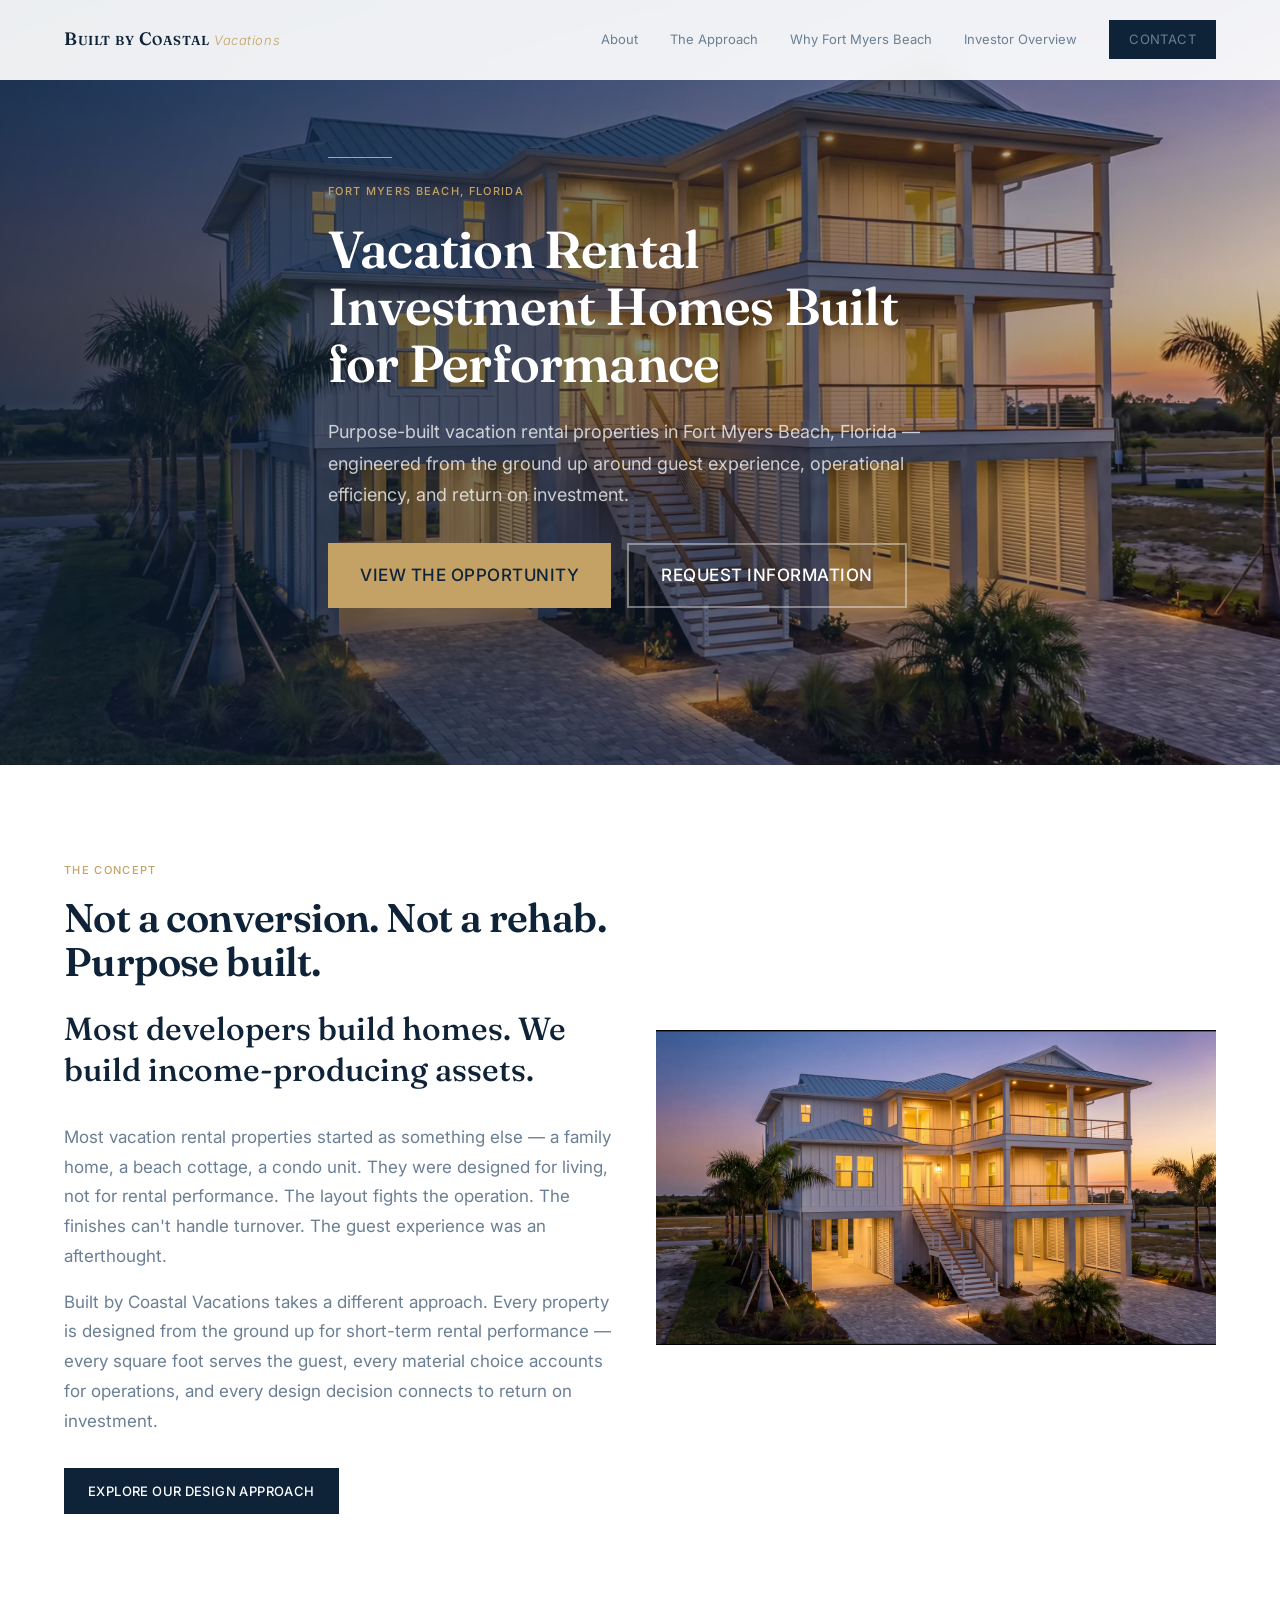
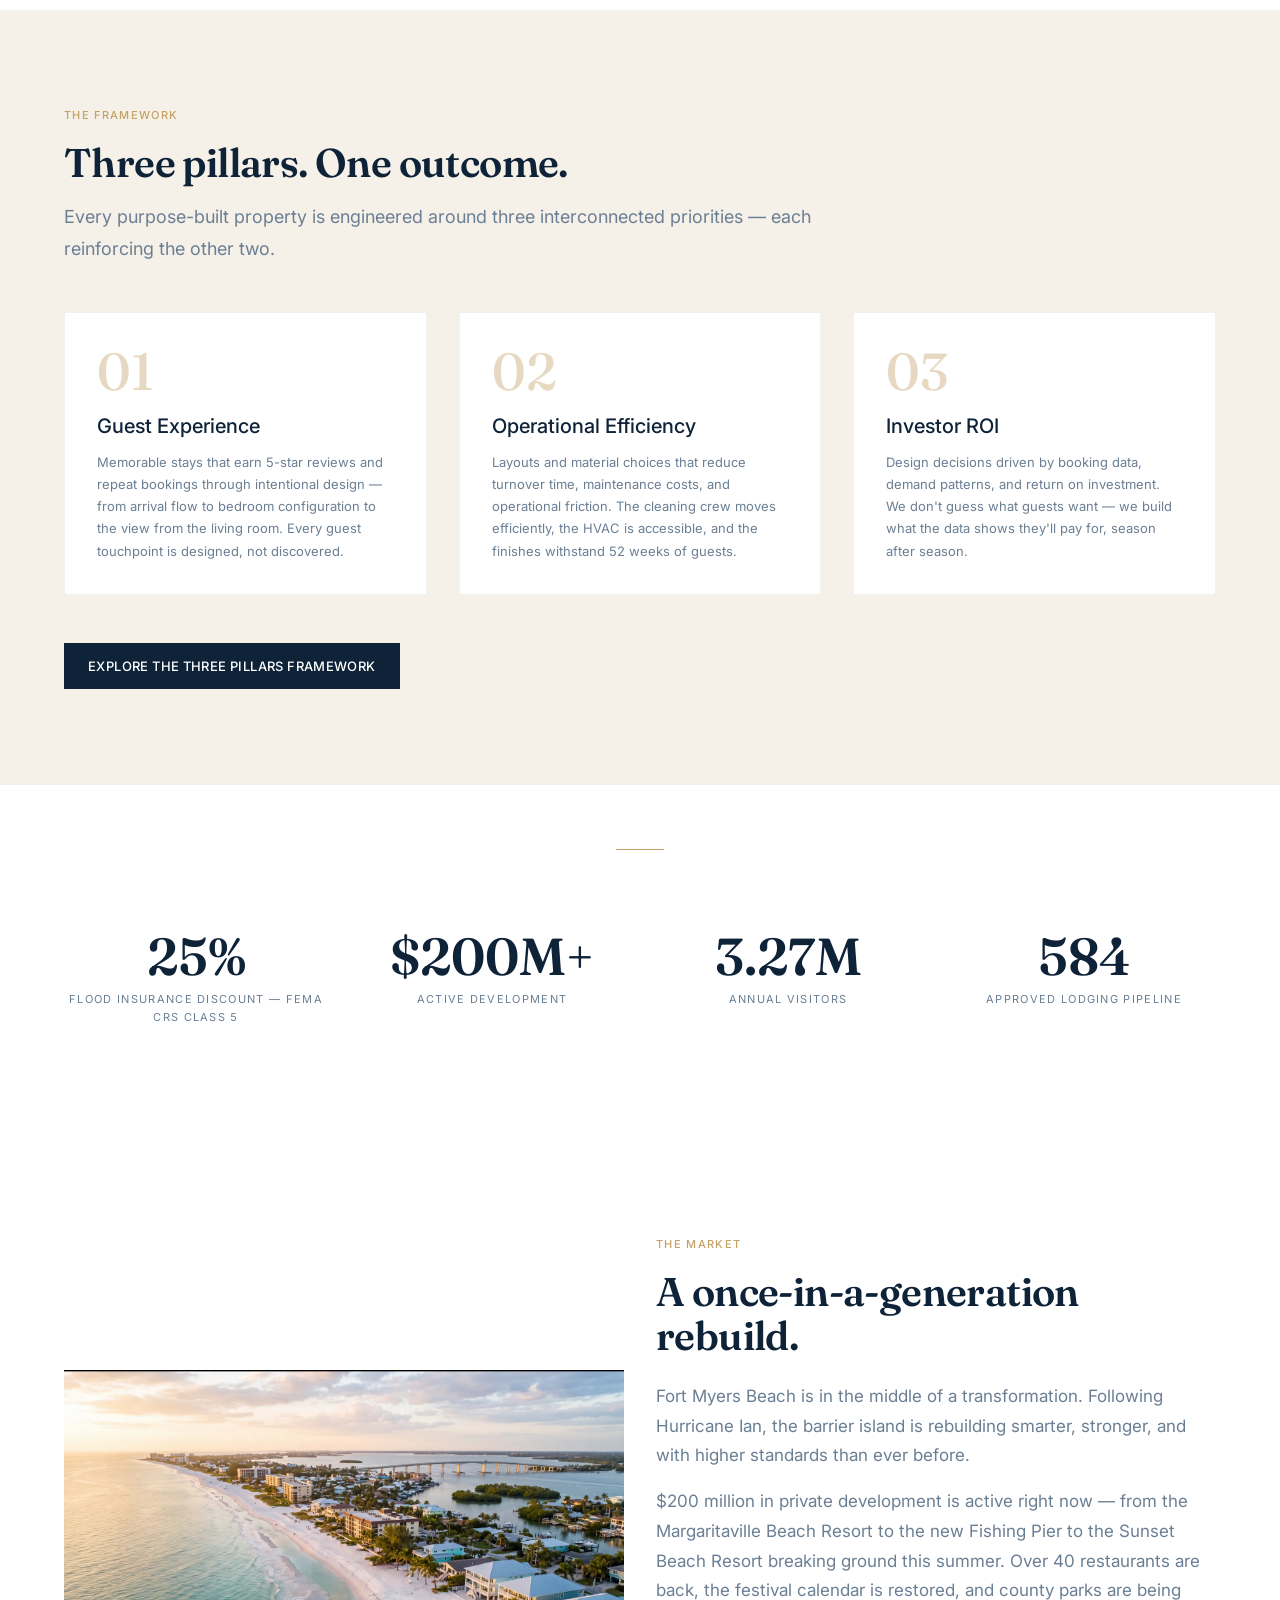
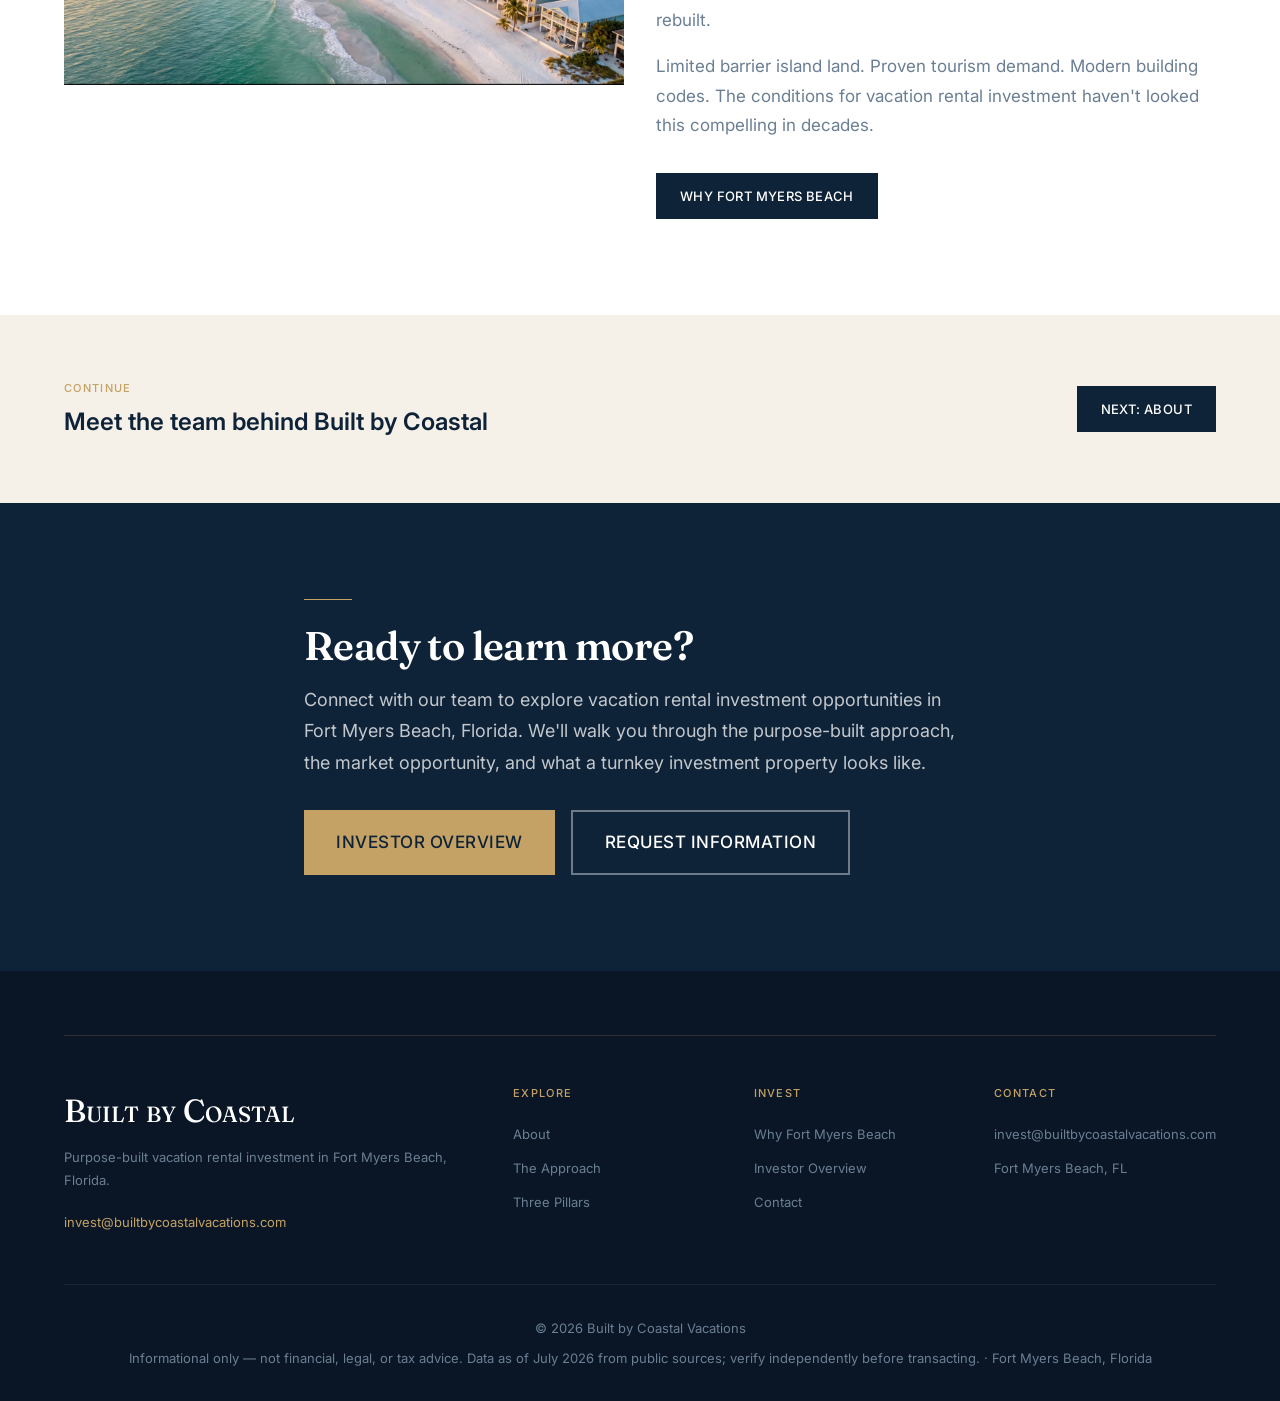
<file: index.html>
<!DOCTYPE html>
<html lang="en">
<head>
  <meta charset="UTF-8">
  <meta name="viewport" content="width=device-width, initial-scale=1.0">
  <title>Fort Myers Beach Vacation Rental Investment Homes</title>
  <meta name="description" content="Performance-engineered vacation rental investment homes in Fort Myers Beach, FL — designed from the ground up for guest experience, operations, and ROI.">
  <link rel="canonical" href="https://builtbycoastalvacations.com/">
  <link rel="icon" type="image/svg+xml" href="/assets/icons/favicon.svg">
  <link rel="apple-touch-icon" href="/assets/icons/apple-touch-icon.png">
  <link rel="preload" as="image" href="/assets/hero/home-hero-v2.webp" type="image/webp" fetchpriority="high">
  <link rel="preconnect" href="https://fonts.googleapis.com">
  <link rel="preconnect" href="https://fonts.gstatic.com" crossorigin>
  <link href="https://fonts.googleapis.com/css2?family=Fraunces:opsz,wght@9..144,400;9..144,500;9..144,600&family=Inter:wght@300;400;500;600;700&display=swap" rel="stylesheet">
  <link rel="stylesheet" href="/tokens.css">
  <meta property="og:title" content="Fort Myers Beach Vacation Rental Investment Homes">
  <meta property="og:description" content="Performance-engineered vacation rental investment homes in Fort Myers Beach, Florida.">
  <meta property="og:image" content="https://builtbycoastalvacations.com/assets/og/home-og.jpg">
  <meta property="og:url" content="https://builtbycoastalvacations.com/">
  <meta property="og:type" content="website">
  <meta name="twitter:card" content="summary_large_image">
  <meta name="twitter:title" content="Fort Myers Beach Vacation Rental Investment Homes">
  <meta name="twitter:description" content="Performance-engineered vacation rental investment homes in Fort Myers Beach, FL — designed from the ground up for guest experience, operations, and ROI.">
  <meta name="twitter:image" content="https://builtbycoastalvacations.com/assets/og/home-og.jpg">
  <meta property="og:image:width" content="1200">
  <meta property="og:image:height" content="630">
  <script type="application/ld+json">
  {
    "@context": "https://schema.org",
    "@graph": [
      {
        "@type": "Organization",
        "name": "Built by Coastal Vacations",
        "url": "https://builtbycoastalvacations.com",
        "email": "invest@builtbycoastalvacations.com",
        "logo": "https://builtbycoastalvacations.com/assets/icons/favicon.svg",
        "description": "Developer of performance-engineered vacation rental investment homes in Fort Myers Beach, Florida.",
        "address": { "@type": "PostalAddress", "addressLocality": "Fort Myers Beach", "addressRegion": "FL", "addressCountry": "US" }
      },
      {
        "@type": "WebSite",
        "name": "Built by Coastal Vacations",
        "url": "https://builtbycoastalvacations.com"
      }
    ]
  }
  </script>
</head>
<body>
<a href="#main" class="skip-link">Skip to main content</a>

<!-- Nav -->
<nav class="nav" id="nav">
  <div class="container nav-inner">
    <a href="/" class="nav-logo" style="font-variant:small-caps">Built by Coastal <span style="font-variant:normal">Vacations</span></a>
    <button class="nav-toggle" id="navToggle" aria-label="Toggle menu" aria-expanded="false">
      <span></span><span></span><span></span>
    </button>
    <div class="nav-links" id="navLinks">
      <a href="/about/">About</a>
      <a href="/the-approach/">The Approach</a>
      <a href="/why-fort-myers-beach/">Why Fort Myers Beach</a>
      <a href="/investor-overview/">Investor Overview</a>
      <a href="/contact/" class="btn btn-primary">Contact</a>
    </div>
  </div>
</nav>

<main id="main">

<!-- Hero -->
<section class="hero">
  <picture>
    <source srcset="/assets/hero/home-hero-v2.webp" type="image/webp">
    <img src="/assets/hero/home-hero-v2.png" alt="Luxury modern coastal home at dusk — clean white exterior with navy trim, professional landscaping, warm interior glow" class="hero-bg" width="1600" height="900" loading="eager" fetchpriority="high">
  </picture>
  <video class="hero-video" data-src="/assets/hero/video/home-hero.mp4" autoplay muted loop playsinline preload="none" aria-hidden="true" tabindex="-1"></video>
  <div class="hero-scrim"></div>
  <div class="container hero-content">
    <div class="hero-rule"></div>
    <p class="eyebrow" style="margin-bottom:var(--space-5)">Fort Myers Beach, Florida</p>
    <h1>Vacation Rental Investment Homes Built for Performance</h1>
    <p class="body-lg">Purpose-built vacation rental properties in Fort Myers Beach, Florida — engineered from the ground up around guest experience, operational efficiency, and return on investment.</p>
    <div class="hero-ctas">
      <a href="/investor-overview/" class="btn btn-gold btn-lg">View the Opportunity</a>
      <a href="/contact/" class="btn btn-outline btn-lg">Request Information</a>
    </div>
  </div>
</section>

<!-- Concept -->
<section class="section bg-white">
  <div class="container grid-2 reveal">
    <div>
      <p class="eyebrow" style="margin-bottom:var(--space-4)">The Concept</p>
      <h2 style="margin-bottom:var(--space-6)">Not a conversion. Not a rehab. Purpose built.</h2>
      <p class="pull-quote" style="margin-bottom:var(--space-8)">Most developers build homes. We build income-producing assets.</p>
      <div class="body-base text-slate" style="display:flex;flex-direction:column;gap:var(--space-4)">
        <p>Most vacation rental properties started as something else — a family home, a beach cottage, a condo unit. They were designed for living, not for rental performance. The layout fights the operation. The finishes can't handle turnover. The guest experience was an afterthought.</p>
        <p>Built by Coastal Vacations takes a different approach. Every property is designed from the ground up for short-term rental performance — every square foot serves the guest, every material choice accounts for operations, and every design decision connects to return on investment.</p>
      </div>
      <a href="/the-approach/" class="btn btn-primary" style="margin-top:var(--space-8)">Explore our design approach</a>
    </div>
    <div>
      <picture>
        <source srcset="/assets/hero/home-hero-v2.webp" type="image/webp">
        <img src="/assets/hero/home-hero-v2.png" alt="New-construction vacation rental home in Fort Myers Beach, Florida — elevated coastal design with Gulf views" width="1024" height="576" loading="lazy">
      </picture>
    </div>
  </div>
</section>

<!-- Three Pillars -->
<section class="section bg-cream">
  <div class="container reveal">
    <div style="max-width:var(--measure)">
      <p class="eyebrow" style="margin-bottom:var(--space-4)">The Framework</p>
      <h2 style="margin-bottom:var(--space-4)">Three pillars. One outcome.</h2>
      <p class="body-lg text-slate">Every purpose-built property is engineered around three interconnected priorities — each reinforcing the other two.</p>
    </div>
    <div class="grid-3" style="margin-top:var(--space-12)">
      <div class="card">
        <div class="card-number">01</div>
        <h3 class="h4">Guest Experience</h3>
        <p class="body-sm text-slate">Memorable stays that earn 5-star reviews and repeat bookings through intentional design — from arrival flow to bedroom configuration to the view from the living room. Every guest touchpoint is designed, not discovered.</p>
      </div>
      <div class="card">
        <div class="card-number">02</div>
        <h3 class="h4">Operational Efficiency</h3>
        <p class="body-sm text-slate">Layouts and material choices that reduce turnover time, maintenance costs, and operational friction. The cleaning crew moves efficiently, the HVAC is accessible, and the finishes withstand 52 weeks of guests.</p>
      </div>
      <div class="card">
        <div class="card-number">03</div>
        <h3 class="h4">Investor ROI</h3>
        <p class="body-sm text-slate">Design decisions driven by booking data, demand patterns, and return on investment. We don't guess what guests want — we build what the data shows they'll pay for, season after season.</p>
      </div>
    </div>
    <a href="/the-approach/#pillars" class="btn btn-primary" style="margin-top:var(--space-12)">Explore the three pillars framework</a>
  </div>
</section>

<!-- Stat Band -->
<section class="section-sm bg-white">
  <div class="container reveal">
    <div class="gold-rule" style="margin:0 auto var(--space-8)"></div>
    <div class="stat-band">
      <div class="stat-item">
        <div class="stat-number">25%</div>
        <div class="stat-label">Flood insurance discount — FEMA CRS Class 5</div>
      </div>
      <div class="stat-item">
        <div class="stat-number">$200M+</div>
        <div class="stat-label">Active development</div>
      </div>
      <div class="stat-item">
        <div class="stat-number">3.27M</div>
        <div class="stat-label">Annual visitors</div>
      </div>
      <div class="stat-item">
        <div class="stat-number">584</div>
        <div class="stat-label">Approved lodging pipeline</div>
      </div>
    </div>
  </div>
</section>

<!-- Market -->
<section class="section bg-white">
  <div class="container grid-2 reveal">
    <div>
      <picture>
        <source srcset="/assets/hero/fmb-aerial-v2.webp" type="image/webp">
        <img src="/assets/hero/fmb-aerial-v2.png" alt="Fort Myers Beach barrier island from above — post-Ian rebuild and active vacation rental investment market" width="1024" height="576" loading="lazy">
      </picture>
    </div>
    <div>
      <p class="eyebrow" style="margin-bottom:var(--space-4)">The Market</p>
      <h2 style="margin-bottom:var(--space-6)">A once-in-a-generation rebuild.</h2>
      <div class="body-base text-slate" style="display:flex;flex-direction:column;gap:var(--space-4)">
        <p>Fort Myers Beach is in the middle of a transformation. Following Hurricane Ian, the barrier island is rebuilding smarter, stronger, and with higher standards than ever before.</p>
        <p>$200 million in private development is active right now — from the Margaritaville Beach Resort to the new Fishing Pier to the Sunset Beach Resort breaking ground this summer. Over 40 restaurants are back, the festival calendar is restored, and county parks are being rebuilt.</p>
        <p>Limited barrier island land. Proven tourism demand. Modern building codes. The conditions for vacation rental investment haven't looked this compelling in decades.</p>
      </div>
      <a href="/why-fort-myers-beach/" class="btn btn-primary" style="margin-top:var(--space-8)">Why Fort Myers Beach</a>
    </div>
  </div>
</section>

<!-- Inter-page next nav -->
<section class="section-sm bg-cream">
  <div class="container reveal" style="display:flex;justify-content:space-between;align-items:center;gap:var(--space-6);flex-wrap:wrap">
    <div>
      <p class="eyebrow" style="margin-bottom:var(--space-2)">Continue</p>
      <span class="h3" style="color:var(--navy)">Meet the team behind Built by Coastal</span>
    </div>
    <a href="/about/" class="btn btn-primary">Next: About</a>
  </div>
</section>

<!-- Pre-footer CTA -->
<section class="pre-footer">
  <div class="container pre-footer-content reveal" style="max-width:42rem">
    <div class="pre-footer-rule"></div>
    <h2 class="text-light" style="margin-bottom:var(--space-4)">Ready to learn more?</h2>
    <p class="body-lg" style="color:rgba(255,255,255,0.75);margin-bottom:var(--space-8)">Connect with our team to explore vacation rental investment opportunities in Fort Myers Beach, Florida. We'll walk you through the purpose-built approach, the market opportunity, and what a turnkey investment property looks like.</p>
    <div class="hero-ctas">
      <a href="/investor-overview/" class="btn btn-gold btn-lg">Investor Overview</a>
      <a href="/contact/" class="btn btn-outline btn-lg">Request Information</a>
    </div>
  </div>
</section>

</main>

<!-- Footer -->
<footer class="footer">
  <div class="container">
    <div class="footer-rule"></div>
    <div class="footer-grid">
      <div>
        <span class="footer-wordmark" style="font-variant:small-caps">Built by Coastal</span>
        <p class="body-sm text-slate" style="margin-bottom:var(--space-4)">Purpose-built vacation rental investment in Fort Myers Beach, Florida.</p>
        <a href="mailto:invest@builtbycoastalvacations.com" class="text-gold body-sm">invest@builtbycoastalvacations.com</a>
      </div>
      <div class="footer-col">
        <h5>Explore</h5>
        <a href="/about/">About</a>
        <a href="/the-approach/">The Approach</a>
        <a href="/the-approach/#pillars">Three Pillars</a>
      </div>
      <div class="footer-col">
        <h5>Invest</h5>
        <a href="/why-fort-myers-beach/">Why Fort Myers Beach</a>
        <a href="/investor-overview/">Investor Overview</a>
        <a href="/contact/">Contact</a>
      </div>
      <div class="footer-col">
        <h5>Contact</h5>
        <a href="mailto:invest@builtbycoastalvacations.com">invest@builtbycoastalvacations.com</a>
        <span class="body-sm text-slate">Fort Myers Beach, FL</span>
      </div>
    </div>
    <div class="footer-bottom">
      <p class="body-sm text-slate">© 2026 Built by Coastal Vacations</p>
      <p class="body-sm text-slate" style="margin-top:var(--space-2)">Informational only — not financial, legal, or tax advice. Data as of July 2026 from public sources; verify independently before transacting. · Fort Myers Beach, Florida</p>
    </div>
  </div>
</footer>

<script>
(function(){
  var toggle=document.getElementById('navToggle'),links=document.getElementById('navLinks'),nav=document.getElementById('nav');
  toggle.addEventListener('click',function(){
    var open=this.classList.toggle('active');
    links.classList.toggle('active');
    this.setAttribute('aria-expanded',open);
  });
  var io=new IntersectionObserver(function(es){es.forEach(function(e){if(e.isIntersecting){e.target.classList.add('visible');io.unobserve(e.target);}});},{threshold:0.12});
  document.querySelectorAll('.reveal').forEach(function(el){io.observe(el);});
  addEventListener('scroll',function(){nav.classList.toggle('scrolled',scrollY>50);},{passive:true});
})();
</script>

<script>
(function(){
  var v=document.querySelector('.hero-video');if(!v)return;
  var ok=window.matchMedia('(min-width: 768px)').matches
    && window.matchMedia('(prefers-reduced-motion: no-preference)').matches
    && !(navigator.connection&&navigator.connection.saveData);
  if(!ok){v.remove();return;}
  var w=document.createElement('source');w.src=v.dataset.src.replace('.mp4','.webm');w.type='video/webm';
  var s=document.createElement('source');s.src=v.dataset.src;s.type='video/mp4';
  v.appendChild(w);v.appendChild(s);v.load();
  v.addEventListener('playing',function(){v.classList.add('playing');});
  var p=v.play();if(p&&p.catch)p.catch(function(){v.remove();});
})();
</script>
</body>
</html>
</file>
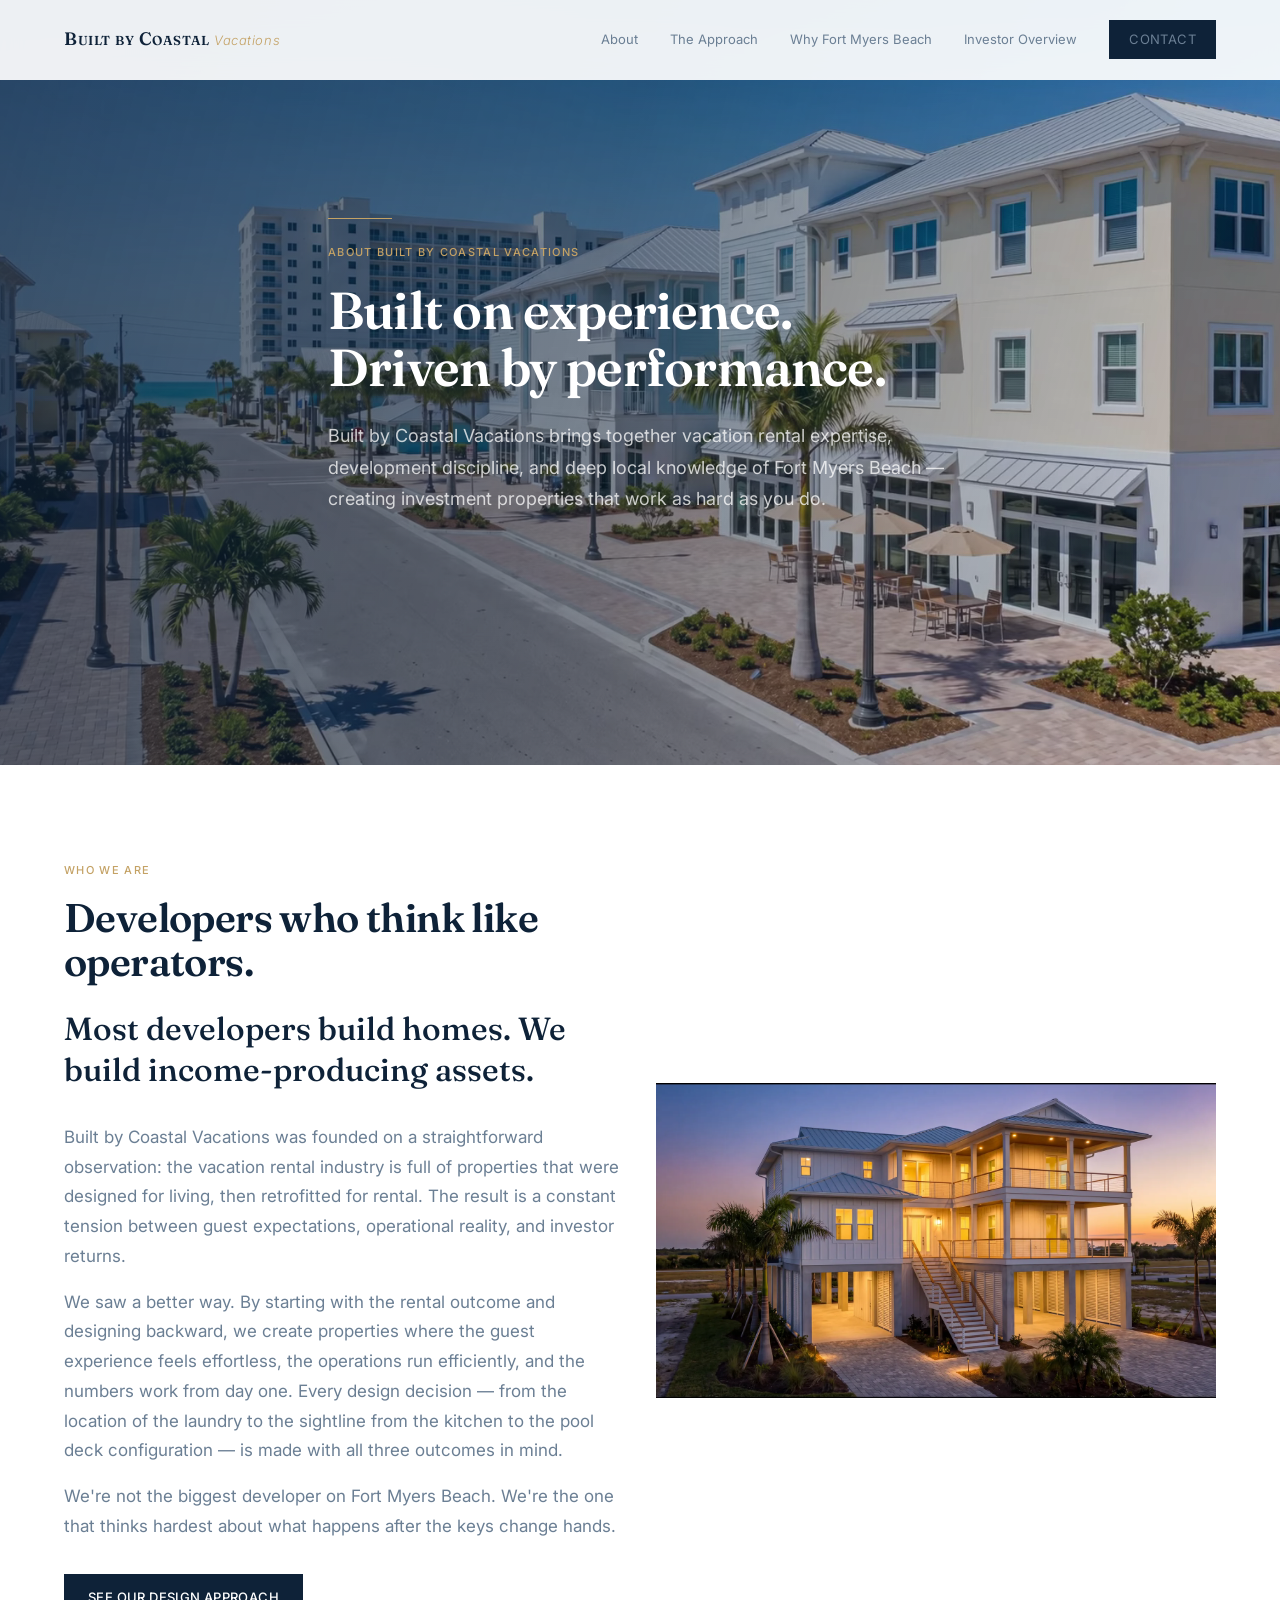
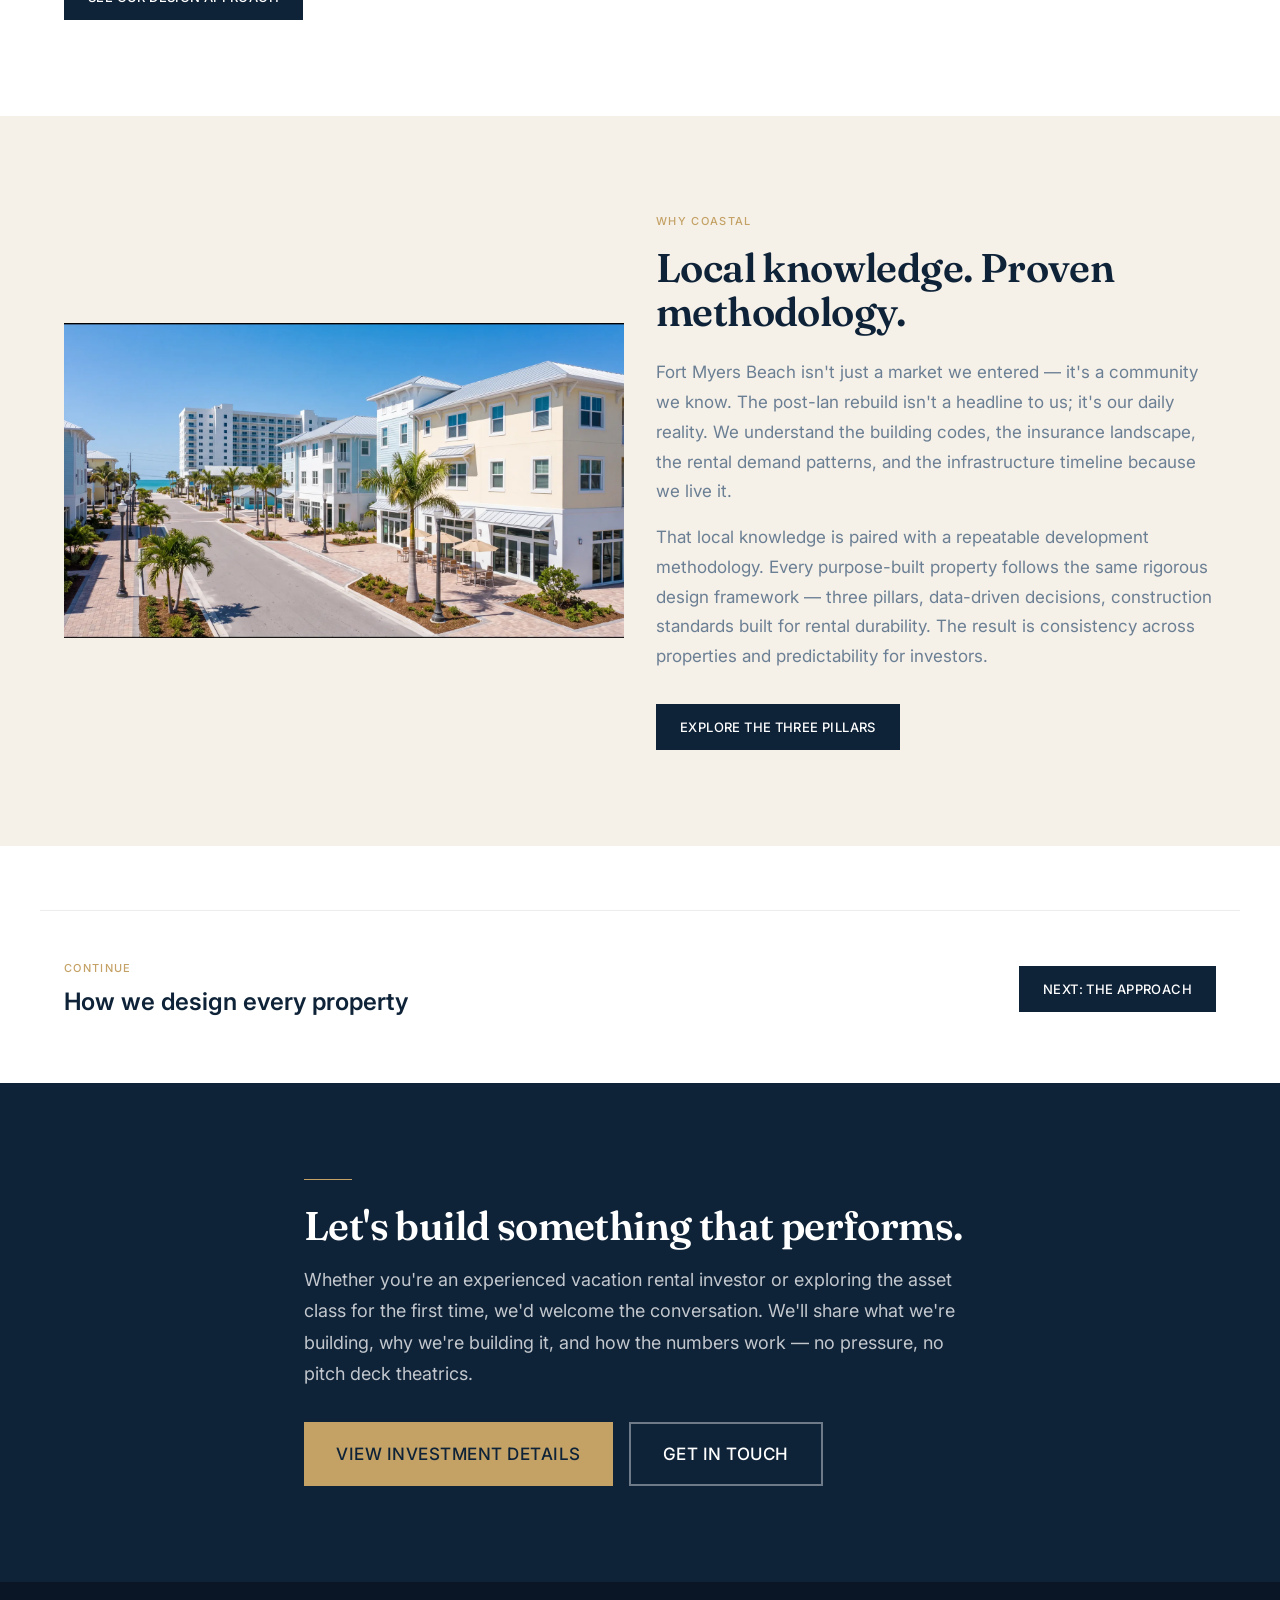
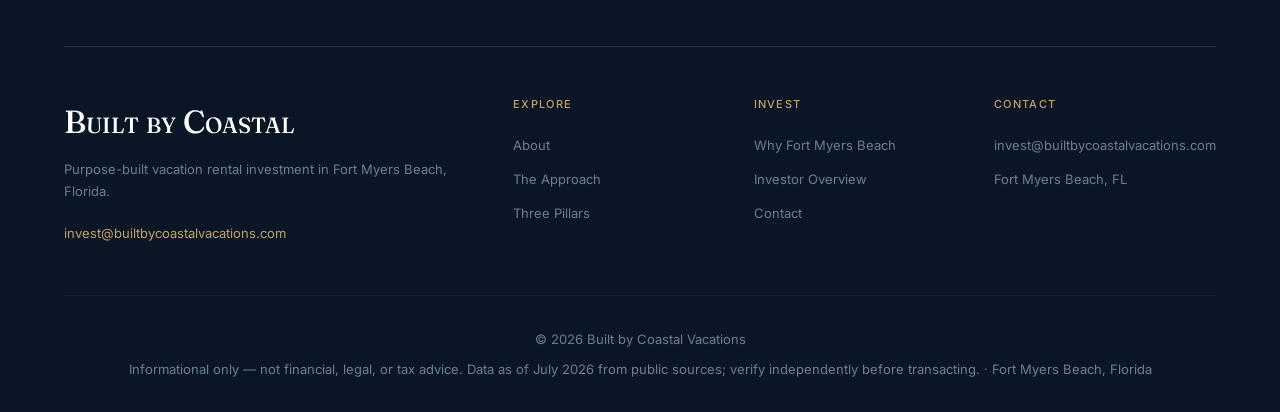
<file: about/index.html>
<!DOCTYPE html>
<html lang="en">
<head>
  <meta charset="UTF-8">
  <meta name="viewport" content="width=device-width, initial-scale=1.0">
  <title>About Us | Fort Myers Beach Vacation Rental Developer</title>
  <meta name="description" content="Meet the team behind Built by Coastal Vacations — Fort Myers Beach vacation rental development built on decades of coastal construction and STR expertise.">
  <link rel="canonical" href="https://builtbycoastalvacations.com/about/">
  <link rel="icon" type="image/svg+xml" href="/assets/icons/favicon.svg">
  <link rel="apple-touch-icon" href="/assets/icons/apple-touch-icon.png">
  <link rel="preload" as="image" href="/assets/hero/streetscape-v2.webp" type="image/webp" fetchpriority="high">
  <link rel="preconnect" href="https://fonts.googleapis.com">
  <link rel="preconnect" href="https://fonts.gstatic.com" crossorigin>
  <link href="https://fonts.googleapis.com/css2?family=Fraunces:opsz,wght@9..144,400;9..144,500;9..144,600&family=Inter:wght@300;400;500;600;700&display=swap" rel="stylesheet">
  <link rel="stylesheet" href="/tokens.css">
  <meta property="og:title" content="About Us | Fort Myers Beach Vacation Rental Developer">
  <meta property="og:description" content="Fort Myers Beach vacation rental development built on decades of coastal construction and STR expertise.">
  <meta property="og:image" content="https://builtbycoastalvacations.com/assets/og/about-og.jpg">
  <meta property="og:url" content="https://builtbycoastalvacations.com/about/">
  <meta property="og:type" content="website">
  <meta name="twitter:card" content="summary_large_image">
  <meta name="twitter:title" content="About Us | Fort Myers Beach Vacation Rental Developer">
  <meta name="twitter:description" content="Meet the team behind Built by Coastal Vacations — Fort Myers Beach vacation rental development built on decades of coastal construction and STR expertise.">
  <meta name="twitter:image" content="https://builtbycoastalvacations.com/assets/og/about-og.jpg">
  <meta property="og:image:width" content="1200">
  <meta property="og:image:height" content="630">
  <script type="application/ld+json">
  {
    "@context": "https://schema.org",
    "@type": "Organization",
    "name": "Built by Coastal Vacations",
    "url": "https://builtbycoastalvacations.com",
    "email": "invest@builtbycoastalvacations.com",
    "logo": "https://builtbycoastalvacations.com/assets/icons/favicon.svg",
    "description": "Built by Coastal Vacations develops performance-engineered vacation rental investment homes in Fort Myers Beach, Florida — designed from the ground up for guest experience, operational efficiency, and investor ROI.",
    "address": { "@type": "PostalAddress", "addressLocality": "Fort Myers Beach", "addressRegion": "FL", "addressCountry": "US" },
    "areaServed": "Fort Myers Beach, Florida"
  }
  </script>
  <script type="application/ld+json">
  {"@context": "https://schema.org", "@type": "BreadcrumbList", "itemListElement": [{"@type": "ListItem", "position": 1, "name": "Home", "item": "https://builtbycoastalvacations.com/"}, {"@type": "ListItem", "position": 2, "name": "About", "item": "https://builtbycoastalvacations.com/about/"}]}
  </script>
</head>
<body>
<a href="#main" class="skip-link">Skip to main content</a>

<!-- Nav -->
<nav class="nav" id="nav">
  <div class="container nav-inner">
    <a href="/" class="nav-logo" style="font-variant:small-caps">Built by Coastal <span style="font-variant:normal">Vacations</span></a>
    <button class="nav-toggle" id="navToggle" aria-label="Toggle menu" aria-expanded="false">
      <span></span><span></span><span></span>
    </button>
    <div class="nav-links" id="navLinks">
      <a href="/about/">About</a>
      <a href="/the-approach/">The Approach</a>
      <a href="/why-fort-myers-beach/">Why Fort Myers Beach</a>
      <a href="/investor-overview/">Investor Overview</a>
      <a href="/contact/" class="btn btn-primary">Contact</a>
    </div>
  </div>
</nav>

<main id="main">

<!-- Hero -->
<section class="hero">
  <picture>
    <source srcset="/assets/hero/streetscape-v2.webp" type="image/webp">
    <img src="/assets/hero/streetscape-v2.png" alt="Coastal town main street at golden hour — palm-lined avenue with boutique shops and outdoor dining" class="hero-bg" width="1600" height="900" loading="eager" fetchpriority="high">
  </picture>
  <video class="hero-video" data-src="/assets/hero/video/about-hero.mp4" autoplay muted loop playsinline preload="none" aria-hidden="true" tabindex="-1"></video>
  <div class="hero-scrim"></div>
  <div class="container hero-content">
    <div class="hero-rule"></div>
    <p class="eyebrow" style="margin-bottom:var(--space-5)">About Built by Coastal Vacations</p>
    <h1>Built on experience. Driven by performance.</h1>
    <p class="body-lg">Built by Coastal Vacations brings together vacation rental expertise, development discipline, and deep local knowledge of Fort Myers Beach — creating investment properties that work as hard as you do.</p>
  </div>
</section>

<!-- Who We Are -->
<section class="section bg-white">
  <div class="container grid-2 reveal">
    <div>
      <p class="eyebrow" style="margin-bottom:var(--space-4)">Who We Are</p>
      <h2 style="margin-bottom:var(--space-6)">Developers who think like operators.</h2>
      <p class="pull-quote" style="margin-bottom:var(--space-8)">Most developers build homes. We build income-producing assets.</p>
      <div class="body-base text-slate" style="display:flex;flex-direction:column;gap:var(--space-4)">
        <p>Built by Coastal Vacations was founded on a straightforward observation: the vacation rental industry is full of properties that were designed for living, then retrofitted for rental. The result is a constant tension between guest expectations, operational reality, and investor returns.</p>
        <p>We saw a better way. By starting with the rental outcome and designing backward, we create properties where the guest experience feels effortless, the operations run efficiently, and the numbers work from day one. Every design decision — from the location of the laundry to the sightline from the kitchen to the pool deck configuration — is made with all three outcomes in mind.</p>
        <p>We're not the biggest developer on Fort Myers Beach. We're the one that thinks hardest about what happens after the keys change hands.</p>
      </div>
      <a href="/the-approach/" class="btn btn-primary" style="margin-top:var(--space-8)">See our design approach</a>
    </div>
    <div>
      <picture>
        <source srcset="/assets/hero/home-hero-v2.webp" type="image/webp">
        <img src="/assets/hero/home-hero-v2.png" alt="Built by Coastal Vacations development team — architectural detail of a Fort Myers Beach vacation rental home" width="1024" height="576" loading="lazy">
      </picture>
    </div>
  </div>
</section>

<!-- Why Coastal -->
<section class="section bg-cream">
  <div class="container grid-2 reveal">
    <div>
      <picture>
        <source srcset="/assets/hero/streetscape-v2.webp" type="image/webp">
        <img src="/assets/hero/streetscape-v2.png" alt="Fort Myers Beach streetscape — the community Built by Coastal Vacations develops within" width="1024" height="576" loading="lazy">
      </picture>
    </div>
    <div>
      <p class="eyebrow" style="margin-bottom:var(--space-4)">Why Coastal</p>
      <h2 style="margin-bottom:var(--space-6)">Local knowledge. Proven methodology.</h2>
      <div class="body-base text-slate" style="display:flex;flex-direction:column;gap:var(--space-4)">
        <p>Fort Myers Beach isn't just a market we entered — it's a community we know. The post-Ian rebuild isn't a headline to us; it's our daily reality. We understand the building codes, the insurance landscape, the rental demand patterns, and the infrastructure timeline because we live it.</p>
        <p>That local knowledge is paired with a repeatable development methodology. Every purpose-built property follows the same rigorous design framework — three pillars, data-driven decisions, construction standards built for rental durability. The result is consistency across properties and predictability for investors.</p>
      </div>
      <a href="/the-approach/#pillars" class="btn btn-primary" style="margin-top:var(--space-8)">Explore the three pillars</a>
    </div>
  </div>
</section>

<!-- Inter-page next nav -->
<section class="section-sm bg-white">
  <div class="container reveal" style="display:flex;justify-content:space-between;align-items:center;gap:var(--space-6);flex-wrap:wrap;border-top:1px solid rgba(10,22,37,0.08);padding-top:var(--space-12)">
    <div>
      <p class="eyebrow" style="margin-bottom:var(--space-2)">Continue</p>
      <span class="h3" style="color:var(--navy)">How we design every property</span>
    </div>
    <a href="/the-approach/" class="btn btn-primary">Next: The Approach</a>
  </div>
</section>

<!-- Pre-footer CTA -->
<section class="pre-footer">
  <div class="container pre-footer-content reveal" style="max-width:42rem">
    <div class="pre-footer-rule"></div>
    <h2 class="text-light" style="margin-bottom:var(--space-4)">Let's build something that performs.</h2>
    <p class="body-lg" style="color:rgba(255,255,255,0.75);margin-bottom:var(--space-8)">Whether you're an experienced vacation rental investor or exploring the asset class for the first time, we'd welcome the conversation. We'll share what we're building, why we're building it, and how the numbers work — no pressure, no pitch deck theatrics.</p>
    <div class="hero-ctas">
      <a href="/investor-overview/" class="btn btn-gold btn-lg">View Investment Details</a>
      <a href="/contact/" class="btn btn-outline btn-lg">Get in Touch</a>
    </div>
  </div>
</section>

</main>

<!-- Footer -->
<footer class="footer">
  <div class="container">
    <div class="footer-rule"></div>
    <div class="footer-grid">
      <div>
        <span class="footer-wordmark" style="font-variant:small-caps">Built by Coastal</span>
        <p class="body-sm text-slate" style="margin-bottom:var(--space-4)">Purpose-built vacation rental investment in Fort Myers Beach, Florida.</p>
        <a href="mailto:invest@builtbycoastalvacations.com" class="text-gold body-sm">invest@builtbycoastalvacations.com</a>
      </div>
      <div class="footer-col">
        <h5>Explore</h5>
        <a href="/about/">About</a>
        <a href="/the-approach/">The Approach</a>
        <a href="/the-approach/#pillars">Three Pillars</a>
      </div>
      <div class="footer-col">
        <h5>Invest</h5>
        <a href="/why-fort-myers-beach/">Why Fort Myers Beach</a>
        <a href="/investor-overview/">Investor Overview</a>
        <a href="/contact/">Contact</a>
      </div>
      <div class="footer-col">
        <h5>Contact</h5>
        <a href="mailto:invest@builtbycoastalvacations.com">invest@builtbycoastalvacations.com</a>
        <span class="body-sm text-slate">Fort Myers Beach, FL</span>
      </div>
    </div>
    <div class="footer-bottom">
      <p class="body-sm text-slate">© 2026 Built by Coastal Vacations</p>
      <p class="body-sm text-slate" style="margin-top:var(--space-2)">Informational only — not financial, legal, or tax advice. Data as of July 2026 from public sources; verify independently before transacting. · Fort Myers Beach, Florida</p>
    </div>
  </div>
</footer>

<script>
(function(){
  var toggle=document.getElementById('navToggle'),links=document.getElementById('navLinks'),nav=document.getElementById('nav');
  toggle.addEventListener('click',function(){
    var open=this.classList.toggle('active');
    links.classList.toggle('active');
    this.setAttribute('aria-expanded',open);
  });
  var io=new IntersectionObserver(function(es){es.forEach(function(e){if(e.isIntersecting){e.target.classList.add('visible');io.unobserve(e.target);}});},{threshold:0.12});
  document.querySelectorAll('.reveal').forEach(function(el){io.observe(el);});
  addEventListener('scroll',function(){nav.classList.toggle('scrolled',scrollY>50);},{passive:true});
})();
</script>

<script>
(function(){
  var v=document.querySelector('.hero-video');if(!v)return;
  var ok=window.matchMedia('(min-width: 768px)').matches
    && window.matchMedia('(prefers-reduced-motion: no-preference)').matches
    && !(navigator.connection&&navigator.connection.saveData);
  if(!ok){v.remove();return;}
  var w=document.createElement('source');w.src=v.dataset.src.replace('.mp4','.webm');w.type='video/webm';
  var s=document.createElement('source');s.src=v.dataset.src;s.type='video/mp4';
  v.appendChild(w);v.appendChild(s);v.load();
  v.addEventListener('playing',function(){v.classList.add('playing');});
  var p=v.play();if(p&&p.catch)p.catch(function(){v.remove();});
})();
</script>
</body>
</html>
</file>
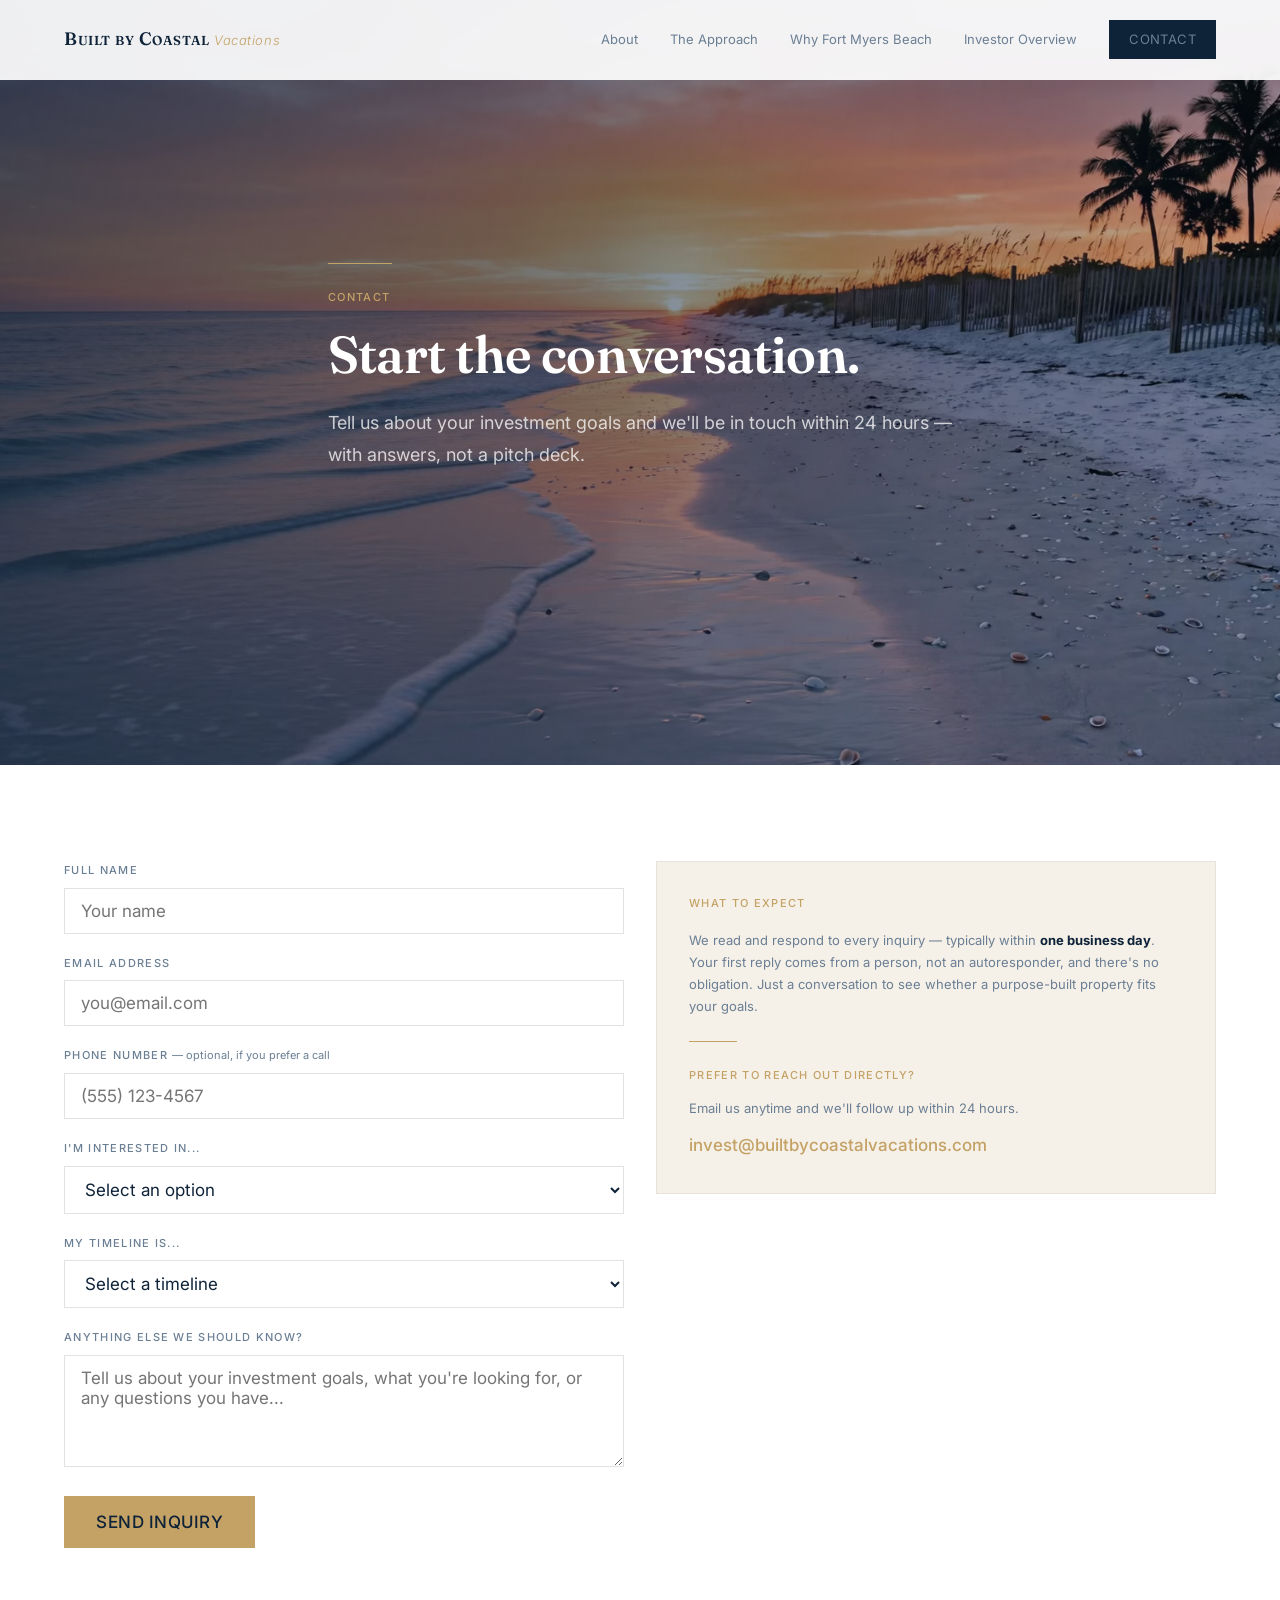
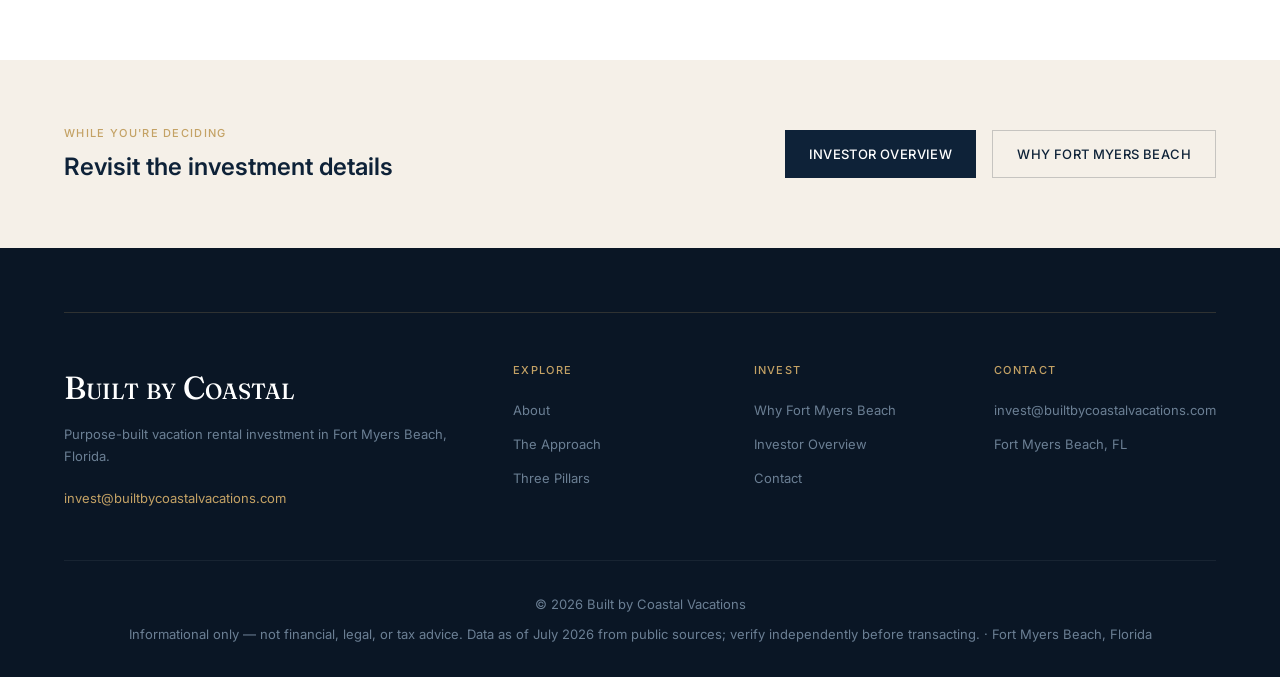
<file: contact/index.html>
<!DOCTYPE html>
<html lang="en">
<head>
  <meta charset="UTF-8">
  <meta name="viewport" content="width=device-width, initial-scale=1.0">
  <title>Contact Built by Coastal Vacations | Investor Inquiry</title>
  <meta name="description" content="Ready to explore vacation rental investment in Fort Myers Beach? Connect with the Built by Coastal Vacations team. Response within 24 hours.">
  <link rel="canonical" href="https://builtbycoastalvacations.com/contact/">
  <link rel="icon" type="image/svg+xml" href="/assets/icons/favicon.svg">
  <link rel="apple-touch-icon" href="/assets/icons/apple-touch-icon.png">
  <link rel="preload" as="image" href="/assets/hero/beach-sunset-v2.webp" type="image/webp" fetchpriority="high">
  <link rel="preconnect" href="https://fonts.googleapis.com">
  <link rel="preconnect" href="https://fonts.gstatic.com" crossorigin>
  <link href="https://fonts.googleapis.com/css2?family=Fraunces:opsz,wght@9..144,400;9..144,500;9..144,600&family=Inter:wght@300;400;500;600;700&display=swap" rel="stylesheet">
  <link rel="stylesheet" href="/tokens.css">
  <meta property="og:title" content="Contact Built by Coastal Vacations | Investor Inquiry">
  <meta property="og:description" content="Ready to explore vacation rental investment in Fort Myers Beach? Response within 24 hours.">
  <meta property="og:image" content="https://builtbycoastalvacations.com/assets/og/contact-og.jpg">
  <meta property="og:url" content="https://builtbycoastalvacations.com/contact/">
  <meta property="og:type" content="website">
  <meta name="twitter:card" content="summary_large_image">
  <meta name="twitter:title" content="Contact Built by Coastal Vacations | Investor Inquiry">
  <meta name="twitter:description" content="Ready to explore vacation rental investment in Fort Myers Beach? Connect with the Built by Coastal Vacations team. Response within 24 hours.">
  <meta name="twitter:image" content="https://builtbycoastalvacations.com/assets/og/contact-og.jpg">
  <meta property="og:image:width" content="1200">
  <meta property="og:image:height" content="630">
  <script type="application/ld+json">
  {
    "@context": "https://schema.org",
    "@type": "ContactPage",
    "name": "Contact Built by Coastal Vacations",
    "url": "https://builtbycoastalvacations.com/contact/",
    "about": {
      "@type": "LocalBusiness",
      "name": "Built by Coastal Vacations",
      "email": "invest@builtbycoastalvacations.com",
      "url": "https://builtbycoastalvacations.com",
      "image": "https://builtbycoastalvacations.com/assets/icons/favicon.svg",
      "address": { "@type": "PostalAddress", "addressLocality": "Fort Myers Beach", "addressRegion": "FL", "addressCountry": "US" },
      "areaServed": "Fort Myers Beach, Florida"
    }
  }
  </script>
  <script type="application/ld+json">
  {"@context": "https://schema.org", "@type": "BreadcrumbList", "itemListElement": [{"@type": "ListItem", "position": 1, "name": "Home", "item": "https://builtbycoastalvacations.com/"}, {"@type": "ListItem", "position": 2, "name": "Contact", "item": "https://builtbycoastalvacations.com/contact/"}]}
  </script>
</head>
<body>
<a href="#main" class="skip-link">Skip to main content</a>

<!-- Nav -->
<nav class="nav" id="nav">
  <div class="container nav-inner">
    <a href="/" class="nav-logo" style="font-variant:small-caps">Built by Coastal <span style="font-variant:normal">Vacations</span></a>
    <button class="nav-toggle" id="navToggle" aria-label="Toggle menu" aria-expanded="false">
      <span></span><span></span><span></span>
    </button>
    <div class="nav-links" id="navLinks">
      <a href="/about/">About</a>
      <a href="/the-approach/">The Approach</a>
      <a href="/why-fort-myers-beach/">Why Fort Myers Beach</a>
      <a href="/investor-overview/">Investor Overview</a>
      <a href="/contact/" class="btn btn-primary">Contact</a>
    </div>
  </div>
</nav>

<main id="main">

<!-- Hero -->
<section class="hero">
  <picture>
    <source srcset="/assets/hero/beach-sunset-v2.webp" type="image/webp">
    <img src="/assets/hero/beach-sunset-v2.png" alt="Pristine white sand beach at sunset — gentle waves, pastel sky, silhouetted palms on dune line" class="hero-bg" width="1600" height="900" loading="eager" fetchpriority="high">
  </picture>
  <video class="hero-video" data-src="/assets/hero/video/contact-hero.mp4" autoplay muted loop playsinline preload="none" aria-hidden="true" tabindex="-1"></video>
  <div class="hero-scrim"></div>
  <div class="container hero-content">
    <div class="hero-rule"></div>
    <p class="eyebrow" style="margin-bottom:var(--space-5)">Contact</p>
    <h1>Start the conversation.</h1>
    <p class="body-lg">Tell us about your investment goals and we'll be in touch within 24 hours — with answers, not a pitch deck.</p>
  </div>
</section>

<!-- Form -->
<section class="section bg-white">
  <div class="container form-grid reveal">
    <!-- Form column -->
    <div>
      <form class="form" name="investor-inquiry" method="POST" data-netlify="true" netlify-honeypot="bot-field" id="inquiryForm">
        <input type="hidden" name="form-name" value="investor-inquiry">
        <p style="display:none"><label>Don't fill this out: <input name="bot-field"></label></p>

        <div class="form-group">
          <label class="form-label" for="name">Full Name</label>
          <input class="form-input" type="text" id="name" name="name" placeholder="Your name" required>
        </div>
        <div class="form-group">
          <label class="form-label" for="email">Email Address</label>
          <input class="form-input" type="email" id="email" name="email" placeholder="you@email.com" required>
        </div>
        <div class="form-group">
          <label class="form-label" for="phone">Phone Number <span style="text-transform:none;letter-spacing:0;font-weight:400">— optional, if you prefer a call</span></label>
          <input class="form-input" type="tel" id="phone" name="phone" placeholder="(555) 123-4567">
        </div>
        <div class="form-group">
          <label class="form-label" for="interest">I'm interested in...</label>
          <select class="form-select" id="interest" name="interest" required>
            <option value="" disabled selected>Select an option</option>
            <option>Learning more about purpose-built properties</option>
            <option>Discussing a specific property or development</option>
            <option>Understanding the Fort Myers Beach market</option>
            <option>Exploring partnership opportunities</option>
            <option>Other</option>
          </select>
        </div>
        <div class="form-group">
          <label class="form-label" for="timeline">My timeline is...</label>
          <select class="form-select" id="timeline" name="timeline">
            <option value="" disabled selected>Select a timeline</option>
            <option>Ready to invest now</option>
            <option>Next 3–6 months</option>
            <option>6–12 months</option>
            <option>Exploring for future — 12+ months</option>
            <option>Just researching for now</option>
          </select>
        </div>
        <div class="form-group">
          <label class="form-label" for="message">Anything else we should know?</label>
          <textarea class="form-textarea" id="message" name="message" placeholder="Tell us about your investment goals, what you're looking for, or any questions you have..."></textarea>
        </div>
        <button type="submit" class="btn btn-gold btn-lg" id="submitBtn">Send Inquiry</button>
        <p class="body-sm" id="formStatus" role="status" style="margin-top:var(--space-4)"></p>
      </form>
    </div>

    <!-- Reassurance column -->
    <div>
      <div class="card card-cream" style="position:sticky;top:calc(var(--nav-height) + var(--space-6))">
        <p class="eyebrow" style="margin-bottom:var(--space-4)">What to expect</p>
        <p class="form-reassurance" style="margin-bottom:var(--space-6)">We read and respond to every inquiry — typically within <strong>one business day</strong>. Your first reply comes from a person, not an autoresponder, and there's no obligation. Just a conversation to see whether a purpose-built property fits your goals.</p>
        <div class="gold-rule" style="margin-bottom:var(--space-6)"></div>
        <p class="eyebrow" style="margin-bottom:var(--space-3)">Prefer to reach out directly?</p>
        <p class="body-sm text-slate" style="margin-bottom:var(--space-3)">Email us anytime and we'll follow up within 24 hours.</p>
        <a href="mailto:invest@builtbycoastalvacations.com" class="text-gold body-base" style="font-weight:500">invest@builtbycoastalvacations.com</a>
      </div>
    </div>
  </div>
</section>

<!-- Inter-page next nav -->
<section class="section-sm bg-cream">
  <div class="container reveal" style="display:flex;justify-content:space-between;align-items:center;gap:var(--space-6);flex-wrap:wrap">
    <div>
      <p class="eyebrow" style="margin-bottom:var(--space-2)">While you're deciding</p>
      <span class="h3" style="color:var(--navy)">Revisit the investment details</span>
    </div>
    <div class="hero-ctas">
      <a href="/investor-overview/" class="btn btn-primary">Investor Overview</a>
      <a href="/why-fort-myers-beach/" class="btn" style="background:transparent;color:var(--navy);border:1px solid rgba(10,22,37,0.2)">Why Fort Myers Beach</a>
    </div>
  </div>
</section>

</main>

<!-- Footer -->
<footer class="footer">
  <div class="container">
    <div class="footer-rule"></div>
    <div class="footer-grid">
      <div>
        <span class="footer-wordmark" style="font-variant:small-caps">Built by Coastal</span>
        <p class="body-sm text-slate" style="margin-bottom:var(--space-4)">Purpose-built vacation rental investment in Fort Myers Beach, Florida.</p>
        <a href="mailto:invest@builtbycoastalvacations.com" class="text-gold body-sm">invest@builtbycoastalvacations.com</a>
      </div>
      <div class="footer-col">
        <h5>Explore</h5>
        <a href="/about/">About</a>
        <a href="/the-approach/">The Approach</a>
        <a href="/the-approach/#pillars">Three Pillars</a>
      </div>
      <div class="footer-col">
        <h5>Invest</h5>
        <a href="/why-fort-myers-beach/">Why Fort Myers Beach</a>
        <a href="/investor-overview/">Investor Overview</a>
        <a href="/contact/">Contact</a>
      </div>
      <div class="footer-col">
        <h5>Contact</h5>
        <a href="mailto:invest@builtbycoastalvacations.com">invest@builtbycoastalvacations.com</a>
        <span class="body-sm text-slate">Fort Myers Beach, FL</span>
      </div>
    </div>
    <div class="footer-bottom">
      <p class="body-sm text-slate">© 2026 Built by Coastal Vacations</p>
      <p class="body-sm text-slate" style="margin-top:var(--space-2)">Informational only — not financial, legal, or tax advice. Data as of July 2026 from public sources; verify independently before transacting. · Fort Myers Beach, Florida</p>
    </div>
  </div>
</footer>

<script>
(function(){
  var toggle=document.getElementById('navToggle'),links=document.getElementById('navLinks'),nav=document.getElementById('nav');
  toggle.addEventListener('click',function(){
    var open=this.classList.toggle('active');
    links.classList.toggle('active');
    this.setAttribute('aria-expanded',open);
  });
  var io=new IntersectionObserver(function(es){es.forEach(function(e){if(e.isIntersecting){e.target.classList.add('visible');io.unobserve(e.target);}});},{threshold:0.12});
  document.querySelectorAll('.reveal').forEach(function(el){io.observe(el);});
  addEventListener('scroll',function(){nav.classList.toggle('scrolled',scrollY>50);},{passive:true});

  var form=document.getElementById('inquiryForm'),btn=document.getElementById('submitBtn'),status=document.getElementById('formStatus');
  form.addEventListener('submit',function(e){
    e.preventDefault();
    btn.disabled=true;btn.textContent='Sending...';
    var data=new FormData(form);
    fetch('/',{method:'POST',headers:{'Content-Type':'application/x-www-form-urlencoded'},body:new URLSearchParams(data).toString()})
      .then(function(){
        form.reset();
        status.style.color='var(--navy)';
        status.textContent='Thank you. We’ll be in touch within 24 hours.';
      })
      .catch(function(){
        status.style.color='#b34a3a';
        status.innerHTML='Something went wrong. Please try again or email us directly at <a href="mailto:invest@builtbycoastalvacations.com" style="color:var(--gold)">invest@builtbycoastalvacations.com</a>.';
      })
      .finally(function(){ btn.disabled=false;btn.textContent='Send Inquiry'; });
  });
})();
</script>

<script>
(function(){
  var v=document.querySelector('.hero-video');if(!v)return;
  var ok=window.matchMedia('(min-width: 768px)').matches
    && window.matchMedia('(prefers-reduced-motion: no-preference)').matches
    && !(navigator.connection&&navigator.connection.saveData);
  if(!ok){v.remove();return;}
  var w=document.createElement('source');w.src=v.dataset.src.replace('.mp4','.webm');w.type='video/webm';
  var s=document.createElement('source');s.src=v.dataset.src;s.type='video/mp4';
  v.appendChild(w);v.appendChild(s);v.load();
  v.addEventListener('playing',function(){v.classList.add('playing');});
  var p=v.play();if(p&&p.catch)p.catch(function(){v.remove();});
})();
</script>
</body>
</html>
</file>
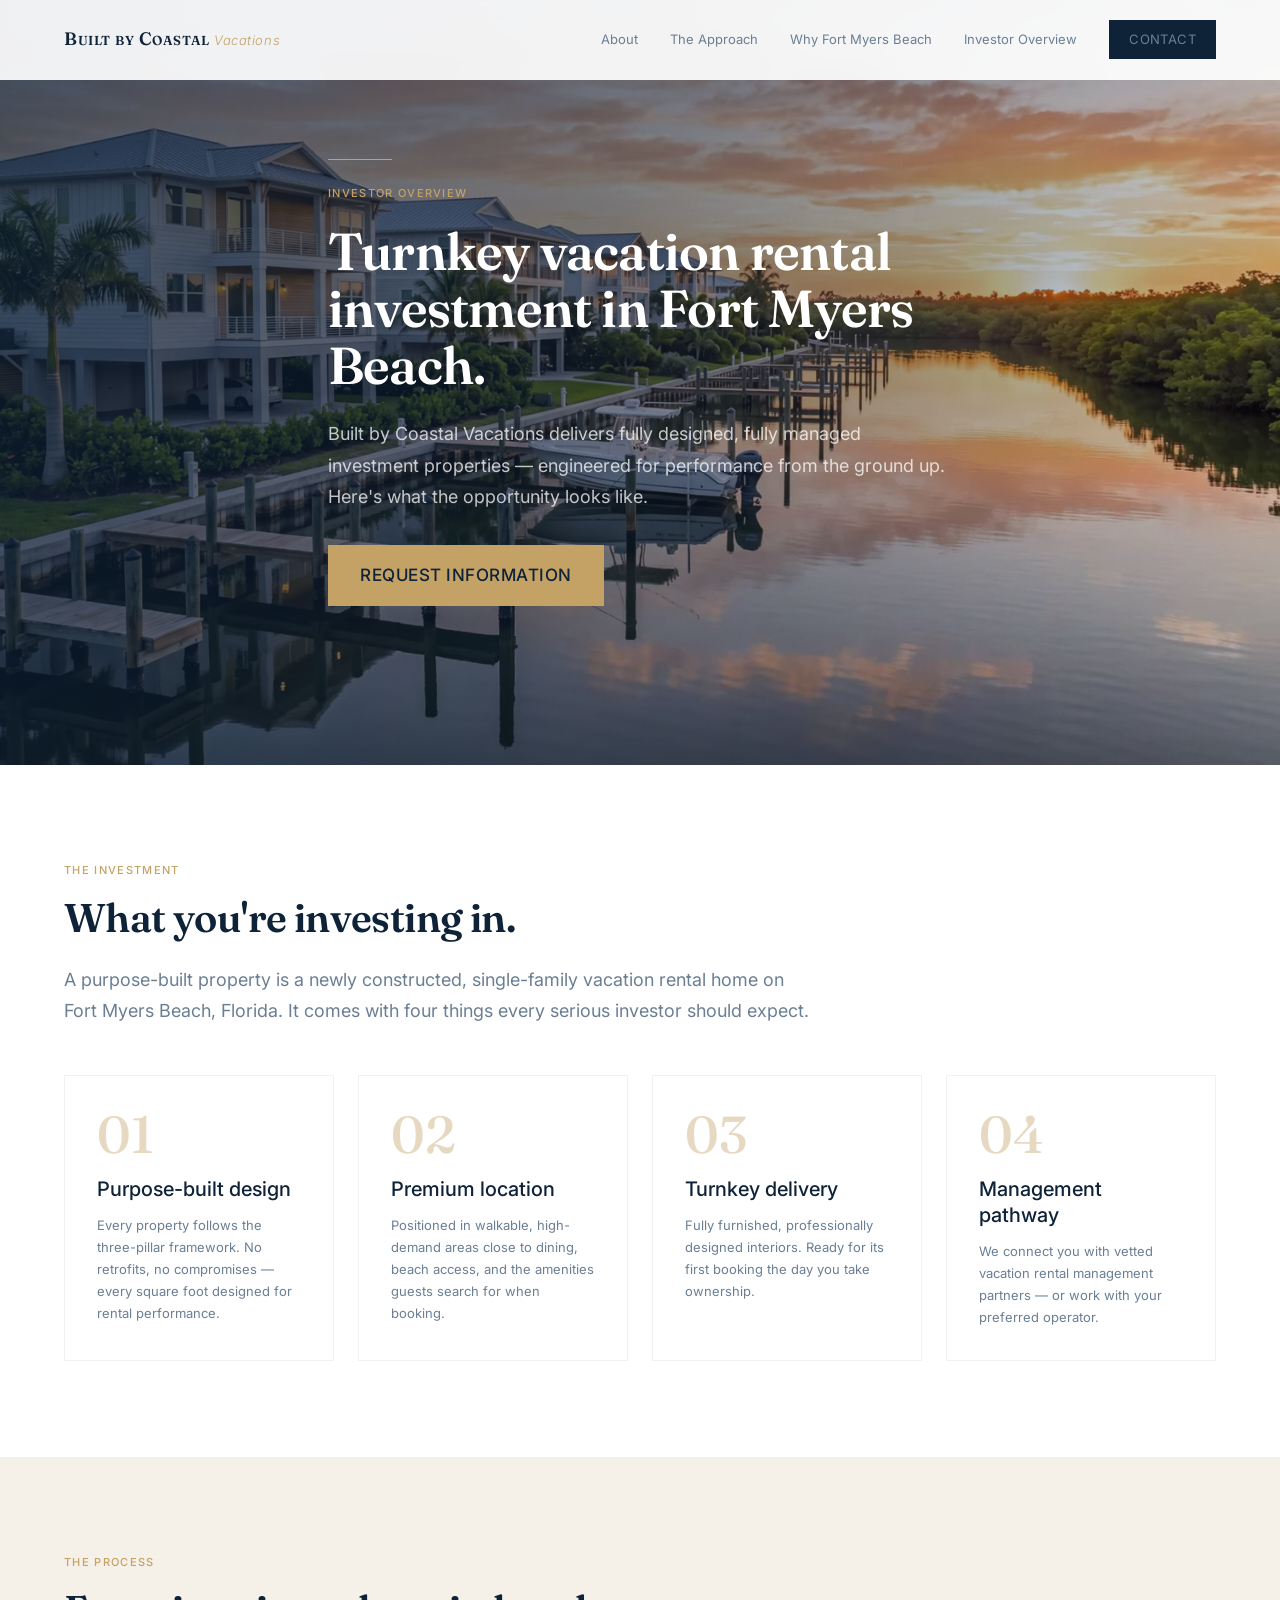
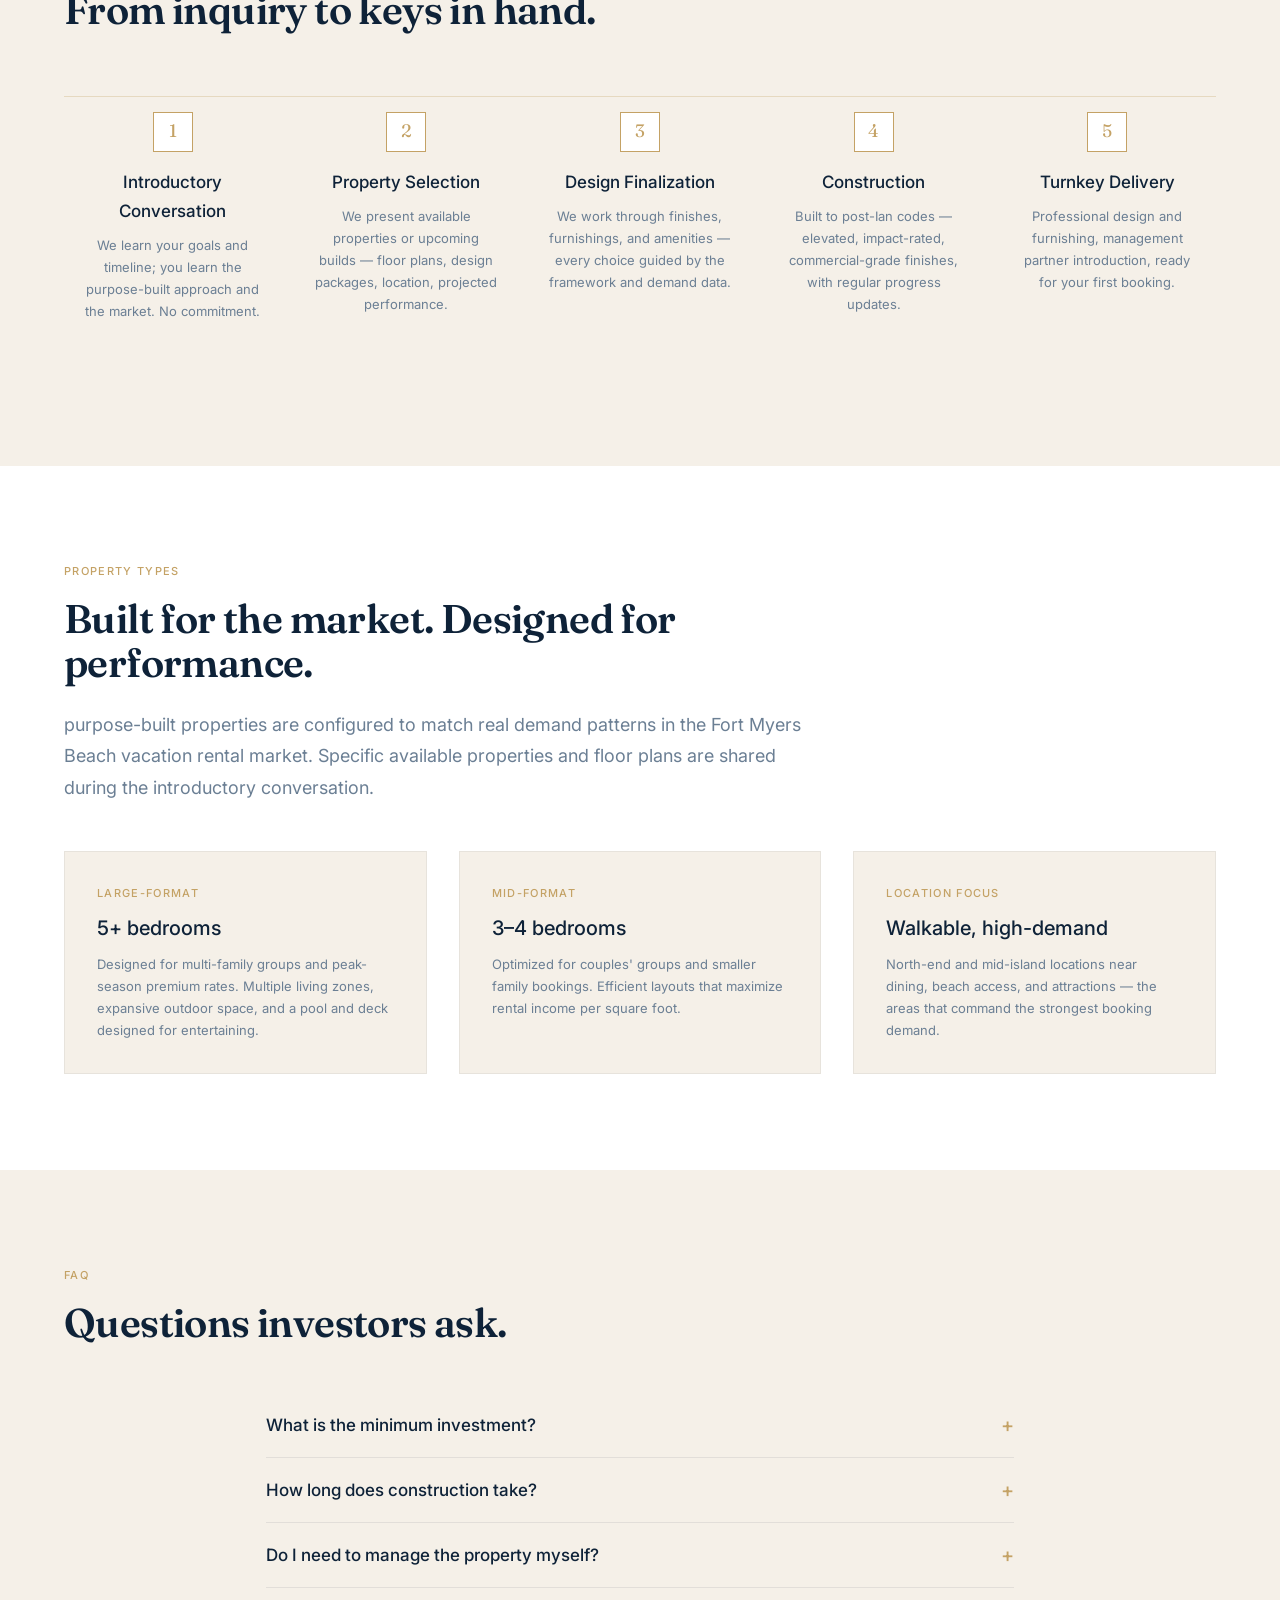
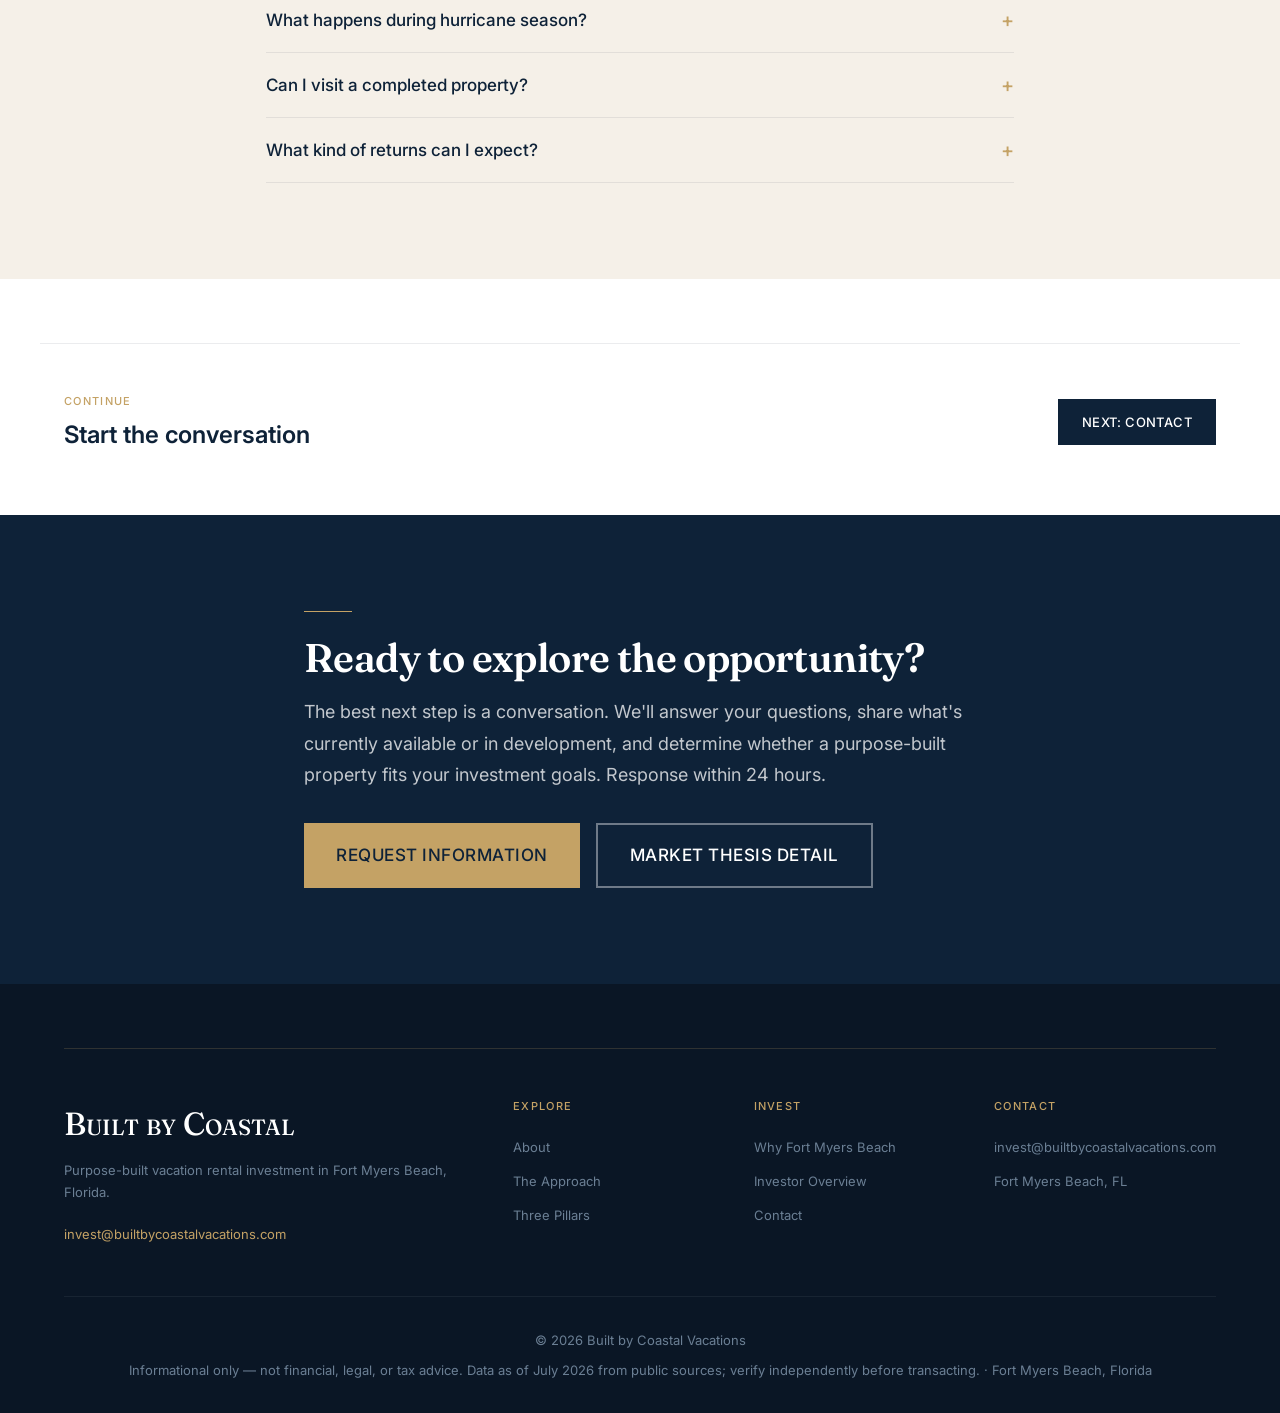
<file: investor-overview/index.html>
<!DOCTYPE html>
<html lang="en">
<head>
  <meta charset="UTF-8">
  <meta name="viewport" content="width=device-width, initial-scale=1.0">
  <title>Investor Overview | Fort Myers Beach Vacation Rentals</title>
  <meta name="description" content="Explore the purpose-built investment process. Turnkey vacation rental properties in Fort Myers Beach, Florida — designed for performance, built for returns.">
  <link rel="canonical" href="https://builtbycoastalvacations.com/investor-overview/">
  <link rel="icon" type="image/svg+xml" href="/assets/icons/favicon.svg">
  <link rel="apple-touch-icon" href="/assets/icons/apple-touch-icon.png">
  <link rel="preload" as="image" href="/assets/hero/waterfront-v2.webp" type="image/webp" fetchpriority="high">
  <link rel="preconnect" href="https://fonts.googleapis.com">
  <link rel="preconnect" href="https://fonts.gstatic.com" crossorigin>
  <link href="https://fonts.googleapis.com/css2?family=Fraunces:opsz,wght@9..144,400;9..144,500;9..144,600&family=Inter:wght@300;400;500;600;700&display=swap" rel="stylesheet">
  <link rel="stylesheet" href="/tokens.css">
  <meta property="og:title" content="Investor Overview | Fort Myers Beach Vacation Rentals">
  <meta property="og:description" content="Turnkey vacation rental properties in Fort Myers Beach, Florida — designed for performance, built for returns.">
  <meta property="og:image" content="https://builtbycoastalvacations.com/assets/og/investor-og.jpg">
  <meta property="og:url" content="https://builtbycoastalvacations.com/investor-overview/">
  <meta property="og:type" content="website">
  <meta name="twitter:card" content="summary_large_image">
  <meta name="twitter:title" content="Investor Overview | Fort Myers Beach Vacation Rentals">
  <meta name="twitter:description" content="Explore the purpose-built investment process. Turnkey vacation rental properties in Fort Myers Beach, Florida — designed for performance, built for returns.">
  <meta name="twitter:image" content="https://builtbycoastalvacations.com/assets/og/investor-og.jpg">
  <meta property="og:image:width" content="1200">
  <meta property="og:image:height" content="630">
  <script type="application/ld+json">
  {
    "@context": "https://schema.org",
    "@type": "Organization",
    "name": "Built by Coastal Vacations",
    "url": "https://builtbycoastalvacations.com",
    "email": "invest@builtbycoastalvacations.com",
    "logo": "https://builtbycoastalvacations.com/assets/icons/favicon.svg",
    "address": { "@type": "PostalAddress", "addressLocality": "Fort Myers Beach", "addressRegion": "FL", "addressCountry": "US" }
  }
  </script>
  <script type="application/ld+json">
  {
    "@context": "https://schema.org",
    "@type": "FAQPage",
    "mainEntity": [
      { "@type": "Question", "name": "What is the minimum investment for a purpose-built property?", "acceptedAnswer": { "@type": "Answer", "text": "Each property and build is unique. We discuss specific numbers during the introductory conversation — our goal is to match you with a property that fits your investment criteria." } },
      { "@type": "Question", "name": "How long does construction take?", "acceptedAnswer": { "@type": "Answer", "text": "Build timelines are discussed during the introductory conversation and depend on the specific property and its stage in the development pipeline. We provide regular progress updates throughout construction." } },
      { "@type": "Question", "name": "Do I need to manage the property myself?", "acceptedAnswer": { "@type": "Answer", "text": "No. We connect you with professional vacation rental management partners who handle bookings, guest communication, cleaning, and maintenance. You can also use your own operator. The property is designed to make professional management efficient." } },
      { "@type": "Question", "name": "What happens during hurricane season?", "acceptedAnswer": { "@type": "Answer", "text": "All purpose-built properties are constructed to post-Ian building codes with elevated design, impact-rated openings, and hardened materials. Fort Myers Beach carries a FEMA CRS Class 5 rating, providing a 25% flood insurance discount island-wide." } },
      { "@type": "Question", "name": "Can I visit a completed property?", "acceptedAnswer": { "@type": "Answer", "text": "Yes. We encourage potential investors to tour completed purpose-built properties to experience the design quality and attention to detail firsthand. Contact us to schedule a visit." } },
      { "@type": "Question", "name": "What kind of returns can I expect?", "acceptedAnswer": { "@type": "Answer", "text": "Return projections are property-specific and based on Fort Myers Beach market data. We share detailed performance projections during the introductory conversation, grounded in actual booking-platform data for comparable properties." } }
    ]
  }
  </script>
  <script type="application/ld+json">
  {"@context": "https://schema.org", "@type": "BreadcrumbList", "itemListElement": [{"@type": "ListItem", "position": 1, "name": "Home", "item": "https://builtbycoastalvacations.com/"}, {"@type": "ListItem", "position": 2, "name": "Investor Overview", "item": "https://builtbycoastalvacations.com/investor-overview/"}]}
  </script>
</head>
<body>
<a href="#main" class="skip-link">Skip to main content</a>

<!-- Nav -->
<nav class="nav" id="nav">
  <div class="container nav-inner">
    <a href="/" class="nav-logo" style="font-variant:small-caps">Built by Coastal <span style="font-variant:normal">Vacations</span></a>
    <button class="nav-toggle" id="navToggle" aria-label="Toggle menu" aria-expanded="false">
      <span></span><span></span><span></span>
    </button>
    <div class="nav-links" id="navLinks">
      <a href="/about/">About</a>
      <a href="/the-approach/">The Approach</a>
      <a href="/why-fort-myers-beach/">Why Fort Myers Beach</a>
      <a href="/investor-overview/">Investor Overview</a>
      <a href="/contact/" class="btn btn-primary">Contact</a>
    </div>
  </div>
</nav>

<main id="main">

<!-- Hero -->
<section class="hero">
  <picture>
    <source srcset="/assets/hero/waterfront-v2.webp" type="image/webp">
    <img src="/assets/hero/waterfront-v2.png" alt="Luxury waterfront property with private dock at sunset — contemporary elevated coastal home with calm water reflections" class="hero-bg" width="1600" height="900" loading="eager" fetchpriority="high">
  </picture>
  <video class="hero-video" data-src="/assets/hero/video/investor-hero.mp4" autoplay muted loop playsinline preload="none" aria-hidden="true" tabindex="-1"></video>
  <div class="hero-scrim"></div>
  <div class="container hero-content">
    <div class="hero-rule"></div>
    <p class="eyebrow" style="margin-bottom:var(--space-5)">Investor Overview</p>
    <h1>Turnkey vacation rental investment in Fort Myers Beach.</h1>
    <p class="body-lg">Built by Coastal Vacations delivers fully designed, fully managed investment properties — engineered for performance from the ground up. Here's what the opportunity looks like.</p>
    <div class="hero-ctas">
      <a href="/contact/" class="btn btn-gold btn-lg">Request Information</a>
    </div>
  </div>
</section>

<!-- The Investment -->
<section class="section bg-white">
  <div class="container reveal">
    <div style="max-width:var(--measure);margin-bottom:var(--space-12)">
      <p class="eyebrow" style="margin-bottom:var(--space-4)">The Investment</p>
      <h2 style="margin-bottom:var(--space-6)">What you're investing in.</h2>
      <p class="body-lg text-slate">A purpose-built property is a newly constructed, single-family vacation rental home on Fort Myers Beach, Florida. It comes with four things every serious investor should expect.</p>
    </div>
    <div class="grid-4">
      <div class="card">
        <div class="card-number">01</div>
        <h3 class="h4">Purpose-built design</h3>
        <p class="body-sm text-slate">Every property follows the three-pillar framework. No retrofits, no compromises — every square foot designed for rental performance.</p>
      </div>
      <div class="card">
        <div class="card-number">02</div>
        <h3 class="h4">Premium location</h3>
        <p class="body-sm text-slate">Positioned in walkable, high-demand areas close to dining, beach access, and the amenities guests search for when booking.</p>
      </div>
      <div class="card">
        <div class="card-number">03</div>
        <h3 class="h4">Turnkey delivery</h3>
        <p class="body-sm text-slate">Fully furnished, professionally designed interiors. Ready for its first booking the day you take ownership.</p>
      </div>
      <div class="card">
        <div class="card-number">04</div>
        <h3 class="h4">Management pathway</h3>
        <p class="body-sm text-slate">We connect you with vetted vacation rental management partners — or work with your preferred operator.</p>
      </div>
    </div>
  </div>
</section>

<!-- The Process -->
<section class="section bg-cream">
  <div class="container reveal">
    <div style="max-width:var(--measure);margin-bottom:var(--space-8)">
      <p class="eyebrow" style="margin-bottom:var(--space-4)">The Process</p>
      <h2>From inquiry to keys in hand.</h2>
    </div>
    <div class="process">
      <div class="process-steps">
        <div class="process-step">
          <div class="process-step-num">1</div>
          <h5 style="margin-bottom:var(--space-2)">Introductory Conversation</h5>
          <p class="body-sm text-slate">We learn your goals and timeline; you learn the purpose-built approach and the market. No commitment.</p>
        </div>
        <div class="process-step">
          <div class="process-step-num">2</div>
          <h5 style="margin-bottom:var(--space-2)">Property Selection</h5>
          <p class="body-sm text-slate">We present available properties or upcoming builds — floor plans, design packages, location, projected performance.</p>
        </div>
        <div class="process-step">
          <div class="process-step-num">3</div>
          <h5 style="margin-bottom:var(--space-2)">Design Finalization</h5>
          <p class="body-sm text-slate">We work through finishes, furnishings, and amenities — every choice guided by the framework and demand data.</p>
        </div>
        <div class="process-step">
          <div class="process-step-num">4</div>
          <h5 style="margin-bottom:var(--space-2)">Construction</h5>
          <p class="body-sm text-slate">Built to post-Ian codes — elevated, impact-rated, commercial-grade finishes, with regular progress updates.</p>
        </div>
        <div class="process-step">
          <div class="process-step-num">5</div>
          <h5 style="margin-bottom:var(--space-2)">Turnkey Delivery</h5>
          <p class="body-sm text-slate">Professional design and furnishing, management partner introduction, ready for your first booking.</p>
        </div>
      </div>
    </div>
  </div>
</section>

<!-- Property Types / Format cards -->
<section class="section bg-white">
  <div class="container reveal">
    <div style="max-width:var(--measure);margin-bottom:var(--space-12)">
      <p class="eyebrow" style="margin-bottom:var(--space-4)">Property Types</p>
      <h2 style="margin-bottom:var(--space-6)">Built for the market. Designed for performance.</h2>
      <p class="body-lg text-slate">purpose-built properties are configured to match real demand patterns in the Fort Myers Beach vacation rental market. Specific available properties and floor plans are shared during the introductory conversation.</p>
    </div>
    <div class="grid-3">
      <div class="card card-cream">
        <p class="eyebrow" style="margin-bottom:var(--space-3)">Large-format</p>
        <h3 class="h4">5+ bedrooms</h3>
        <p class="body-sm text-slate">Designed for multi-family groups and peak-season premium rates. Multiple living zones, expansive outdoor space, and a pool and deck designed for entertaining.</p>
      </div>
      <div class="card card-cream">
        <p class="eyebrow" style="margin-bottom:var(--space-3)">Mid-format</p>
        <h3 class="h4">3–4 bedrooms</h3>
        <p class="body-sm text-slate">Optimized for couples' groups and smaller family bookings. Efficient layouts that maximize rental income per square foot.</p>
      </div>
      <div class="card card-cream">
        <p class="eyebrow" style="margin-bottom:var(--space-3)">Location focus</p>
        <h3 class="h4">Walkable, high-demand</h3>
        <p class="body-sm text-slate">North-end and mid-island locations near dining, beach access, and attractions — the areas that command the strongest booking demand.</p>
      </div>
    </div>
  </div>
</section>

<!-- FAQ -->
<section class="section bg-cream">
  <div class="container reveal">
    <div style="max-width:var(--measure)">
      <p class="eyebrow" style="margin-bottom:var(--space-4)">FAQ</p>
      <h2>Questions investors ask.</h2>
    </div>
    <div class="faq-list">
      <div class="faq-item">
        <button class="faq-question" aria-expanded="false">What is the minimum investment?<span class="faq-icon" aria-hidden="true">+</span></button>
        <div class="faq-answer"><p>Each property and build is unique. We discuss specific numbers during the introductory conversation — our goal is to match you with a property that fits your investment criteria.</p></div>
      </div>
      <div class="faq-item">
        <button class="faq-question" aria-expanded="false">How long does construction take?<span class="faq-icon" aria-hidden="true">+</span></button>
        <div class="faq-answer"><p>Build timelines are discussed during the introductory conversation and depend on the specific property and its stage in the development pipeline. We provide regular progress updates throughout construction.</p></div>
      </div>
      <div class="faq-item">
        <button class="faq-question" aria-expanded="false">Do I need to manage the property myself?<span class="faq-icon" aria-hidden="true">+</span></button>
        <div class="faq-answer"><p>No. We connect you with professional vacation rental management partners who handle bookings, guest communication, cleaning, and maintenance. You can also use your own operator if preferred. The property is designed to make professional management efficient.</p></div>
      </div>
      <div class="faq-item">
        <button class="faq-question" aria-expanded="false">What happens during hurricane season?<span class="faq-icon" aria-hidden="true">+</span></button>
        <div class="faq-answer"><p>All purpose-built properties are constructed to post-Ian building codes with elevated design, impact-rated openings, and hardened materials. Fort Myers Beach carries a FEMA CRS Class 5 rating, providing a 25% flood insurance discount island-wide. We design for resilience — and the insurance market recognizes it.</p></div>
      </div>
      <div class="faq-item">
        <button class="faq-question" aria-expanded="false">Can I visit a completed property?<span class="faq-icon" aria-hidden="true">+</span></button>
        <div class="faq-answer"><p>Yes. We encourage potential investors to tour completed purpose-built properties to experience the design quality and attention to detail firsthand. Contact us to schedule a visit.</p></div>
      </div>
      <div class="faq-item">
        <button class="faq-question" aria-expanded="false">What kind of returns can I expect?<span class="faq-icon" aria-hidden="true">+</span></button>
        <div class="faq-answer"><p>Return projections are property-specific and based on Fort Myers Beach market data. We share detailed performance projections during the introductory conversation, grounded in actual booking-platform data for comparable properties in the market.</p></div>
      </div>
    </div>
  </div>
</section>

<!-- Inter-page next nav -->
<section class="section-sm bg-white">
  <div class="container reveal" style="display:flex;justify-content:space-between;align-items:center;gap:var(--space-6);flex-wrap:wrap;border-top:1px solid rgba(10,22,37,0.08);padding-top:var(--space-12)">
    <div>
      <p class="eyebrow" style="margin-bottom:var(--space-2)">Continue</p>
      <span class="h3" style="color:var(--navy)">Start the conversation</span>
    </div>
    <a href="/contact/" class="btn btn-primary">Next: Contact</a>
  </div>
</section>

<!-- Pre-footer CTA -->
<section class="pre-footer">
  <div class="container pre-footer-content reveal" style="max-width:42rem">
    <div class="pre-footer-rule"></div>
    <h2 class="text-light" style="margin-bottom:var(--space-4)">Ready to explore the opportunity?</h2>
    <p class="body-lg" style="color:rgba(255,255,255,0.75);margin-bottom:var(--space-8)">The best next step is a conversation. We'll answer your questions, share what's currently available or in development, and determine whether a purpose-built property fits your investment goals. Response within 24 hours.</p>
    <div class="hero-ctas">
      <a href="/contact/" class="btn btn-gold btn-lg">Request Information</a>
      <a href="/why-fort-myers-beach/" class="btn btn-outline btn-lg">Market Thesis Detail</a>
    </div>
  </div>
</section>

</main>

<!-- Footer -->
<footer class="footer">
  <div class="container">
    <div class="footer-rule"></div>
    <div class="footer-grid">
      <div>
        <span class="footer-wordmark" style="font-variant:small-caps">Built by Coastal</span>
        <p class="body-sm text-slate" style="margin-bottom:var(--space-4)">Purpose-built vacation rental investment in Fort Myers Beach, Florida.</p>
        <a href="mailto:invest@builtbycoastalvacations.com" class="text-gold body-sm">invest@builtbycoastalvacations.com</a>
      </div>
      <div class="footer-col">
        <h5>Explore</h5>
        <a href="/about/">About</a>
        <a href="/the-approach/">The Approach</a>
        <a href="/the-approach/#pillars">Three Pillars</a>
      </div>
      <div class="footer-col">
        <h5>Invest</h5>
        <a href="/why-fort-myers-beach/">Why Fort Myers Beach</a>
        <a href="/investor-overview/">Investor Overview</a>
        <a href="/contact/">Contact</a>
      </div>
      <div class="footer-col">
        <h5>Contact</h5>
        <a href="mailto:invest@builtbycoastalvacations.com">invest@builtbycoastalvacations.com</a>
        <span class="body-sm text-slate">Fort Myers Beach, FL</span>
      </div>
    </div>
    <div class="footer-bottom">
      <p class="body-sm text-slate">© 2026 Built by Coastal Vacations</p>
      <p class="body-sm text-slate" style="margin-top:var(--space-2)">Informational only — not financial, legal, or tax advice. Data as of July 2026 from public sources; verify independently before transacting. · Fort Myers Beach, Florida</p>
    </div>
  </div>
</footer>

<script>
(function(){
  var toggle=document.getElementById('navToggle'),links=document.getElementById('navLinks'),nav=document.getElementById('nav');
  toggle.addEventListener('click',function(){
    var open=this.classList.toggle('active');
    links.classList.toggle('active');
    this.setAttribute('aria-expanded',open);
  });
  var io=new IntersectionObserver(function(es){es.forEach(function(e){if(e.isIntersecting){e.target.classList.add('visible');io.unobserve(e.target);}});},{threshold:0.12});
  document.querySelectorAll('.reveal').forEach(function(el){io.observe(el);});
  addEventListener('scroll',function(){nav.classList.toggle('scrolled',scrollY>50);},{passive:true});
  document.querySelectorAll('.faq-question').forEach(function(btn){
    btn.addEventListener('click',function(){
      var item=btn.closest('.faq-item'),open=item.classList.toggle('open');
      btn.setAttribute('aria-expanded',open);
      btn.querySelector('.faq-icon').textContent=open?'+':'+';
    });
  });
})();
</script>

<script>
(function(){
  var v=document.querySelector('.hero-video');if(!v)return;
  var ok=window.matchMedia('(min-width: 768px)').matches
    && window.matchMedia('(prefers-reduced-motion: no-preference)').matches
    && !(navigator.connection&&navigator.connection.saveData);
  if(!ok){v.remove();return;}
  var w=document.createElement('source');w.src=v.dataset.src.replace('.mp4','.webm');w.type='video/webm';
  var s=document.createElement('source');s.src=v.dataset.src;s.type='video/mp4';
  v.appendChild(w);v.appendChild(s);v.load();
  v.addEventListener('playing',function(){v.classList.add('playing');});
  var p=v.play();if(p&&p.catch)p.catch(function(){v.remove();});
})();
</script>
</body>
</html>
</file>
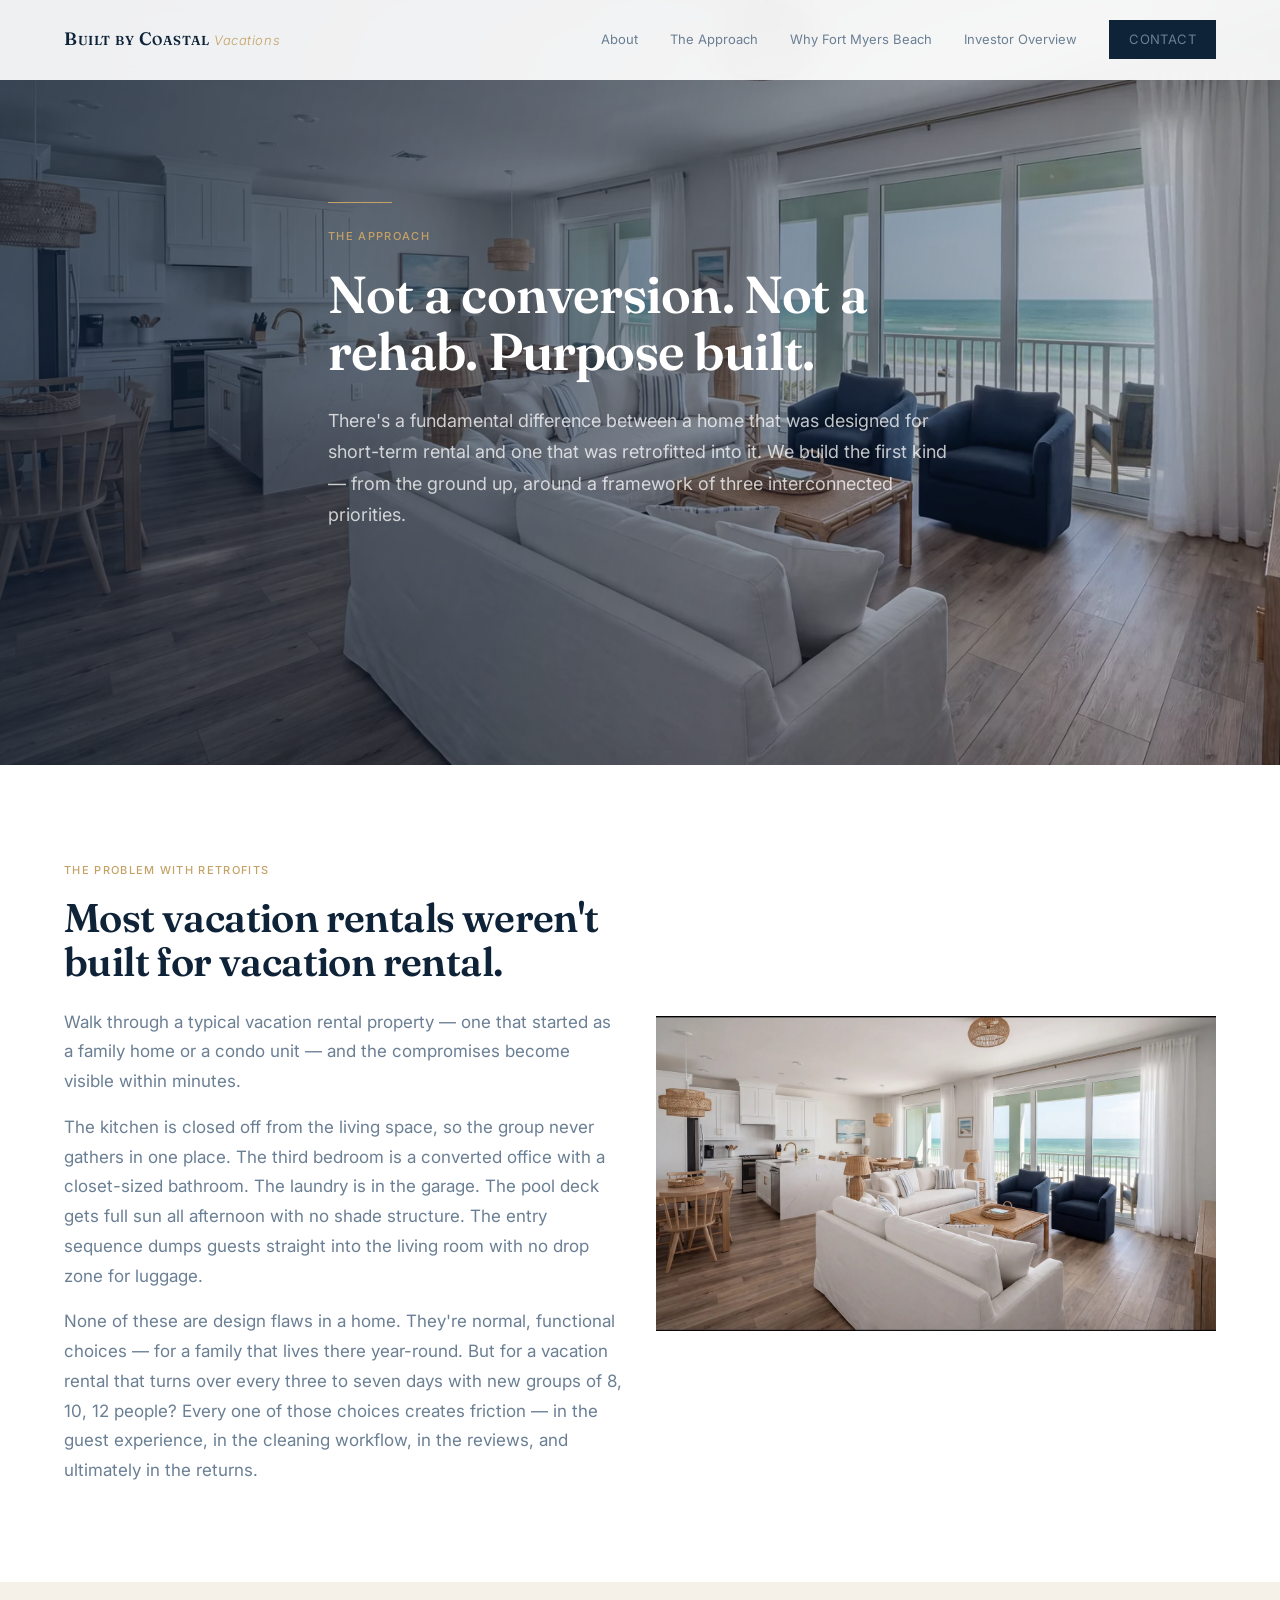
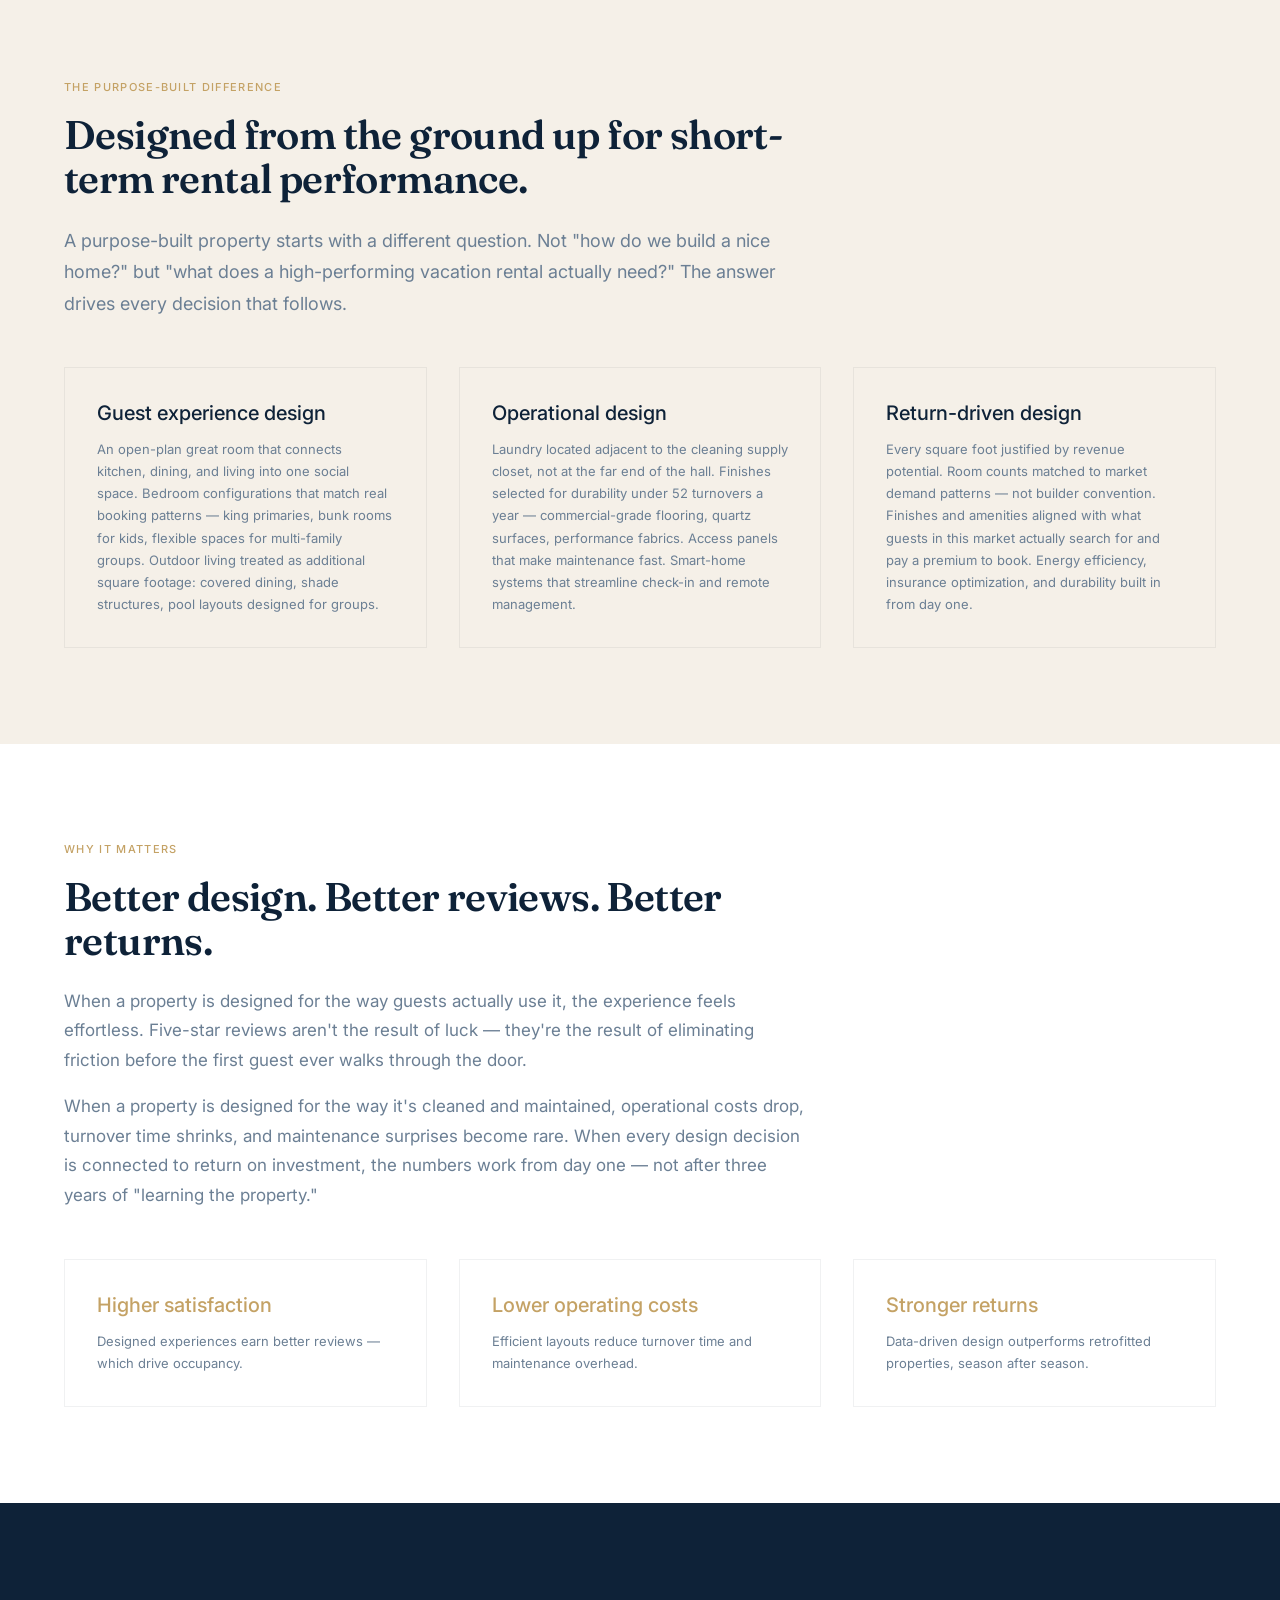
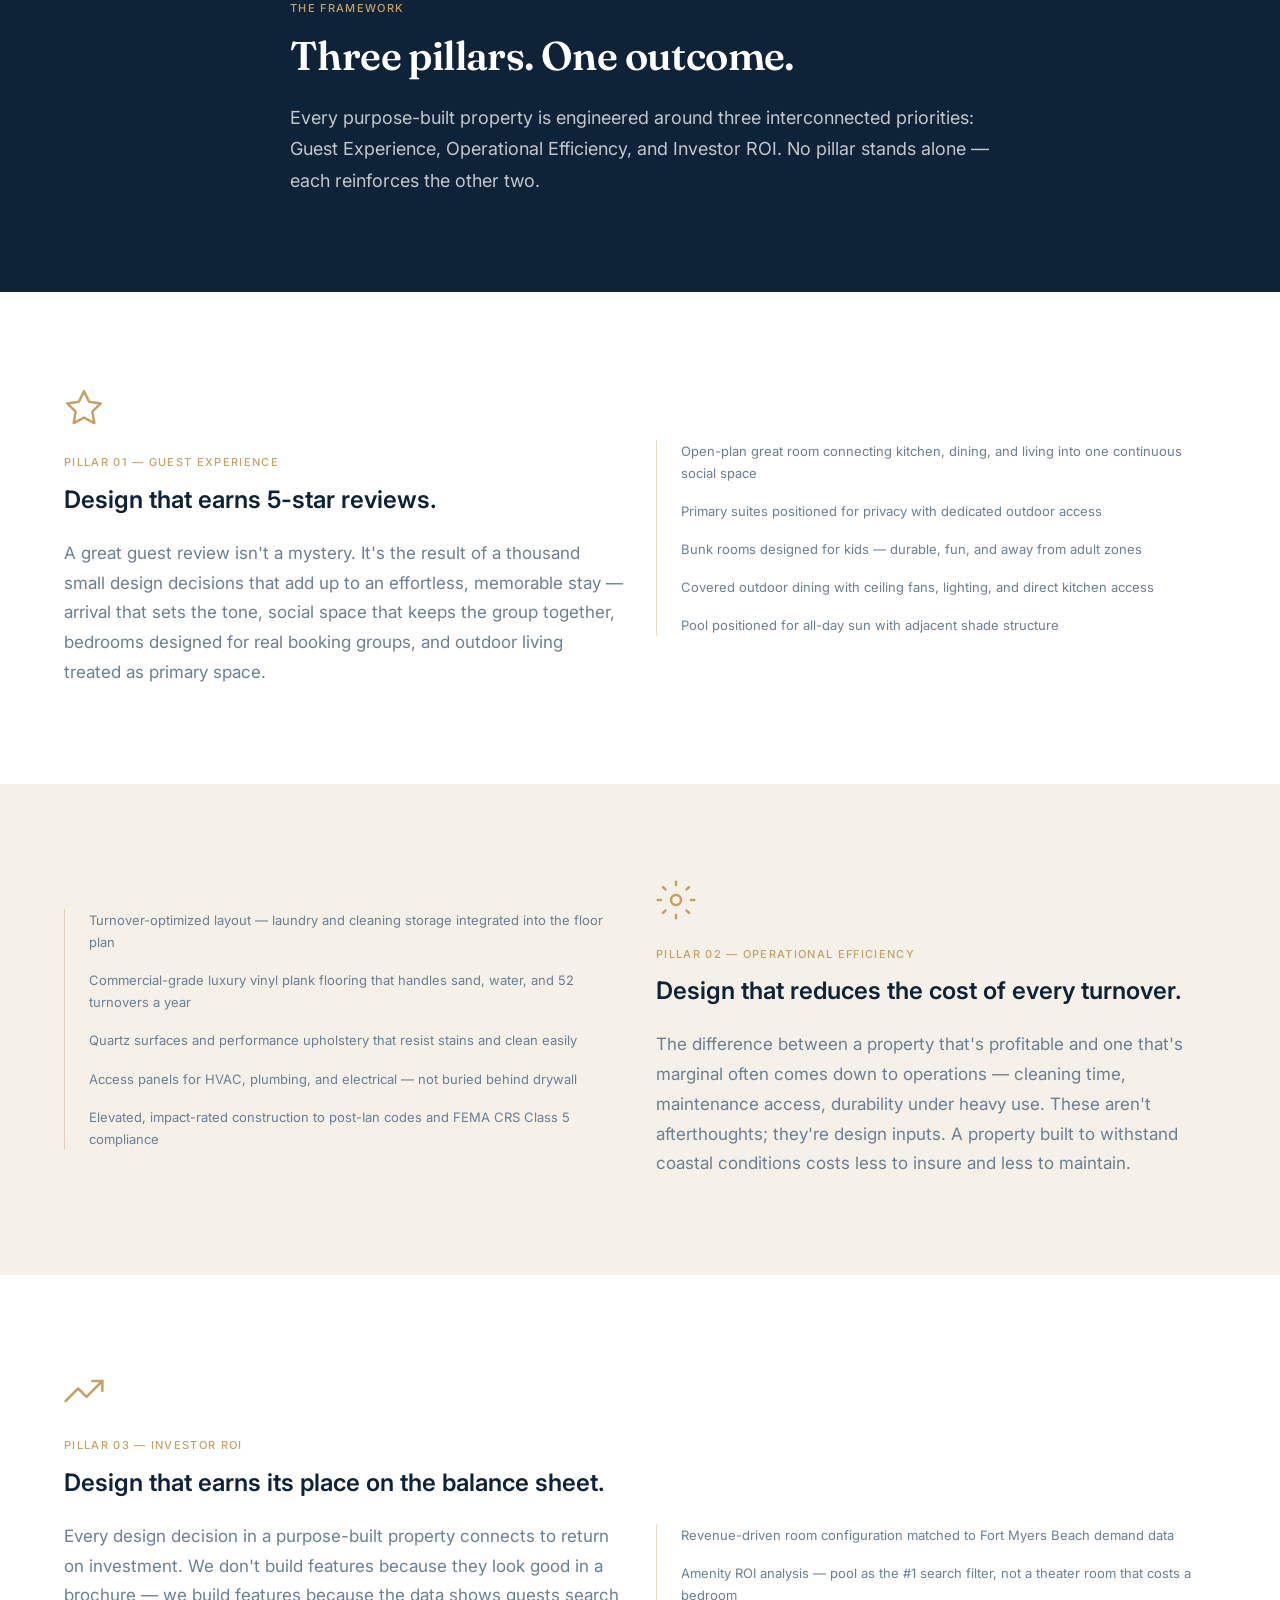
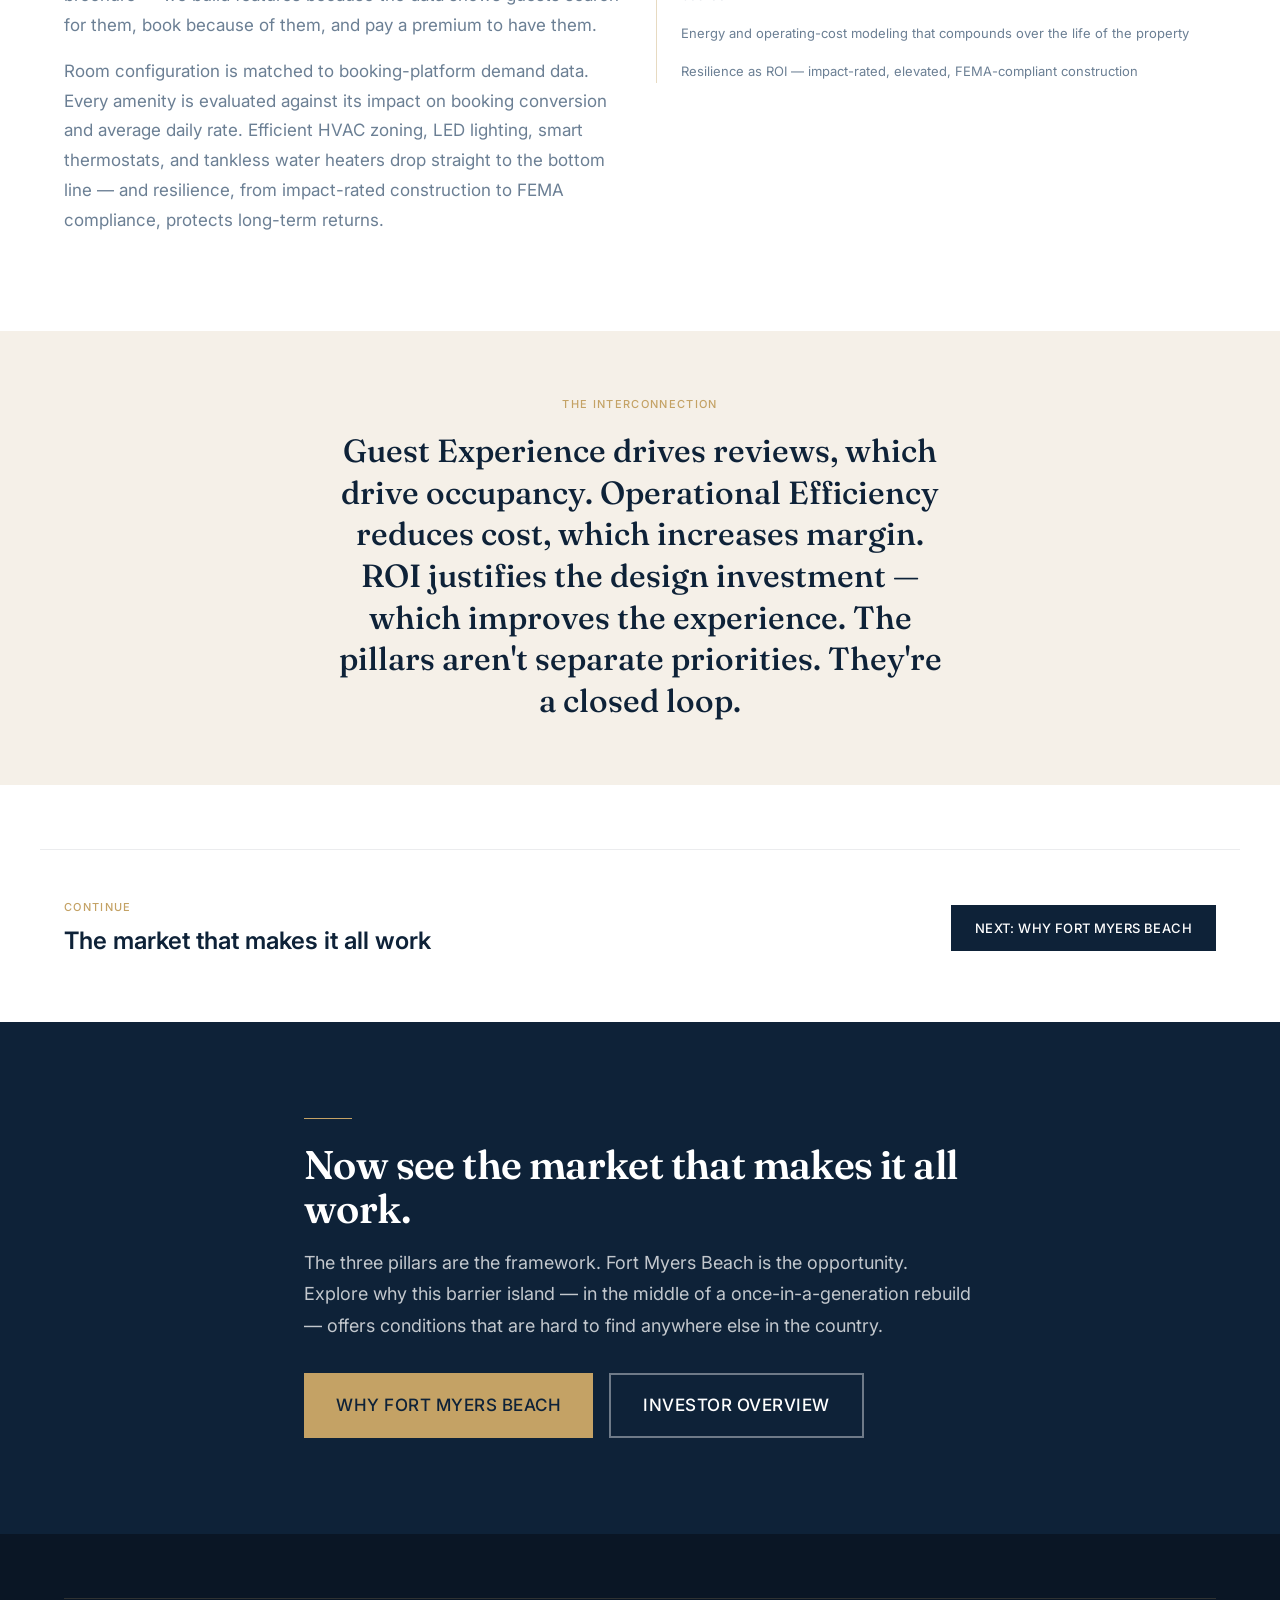
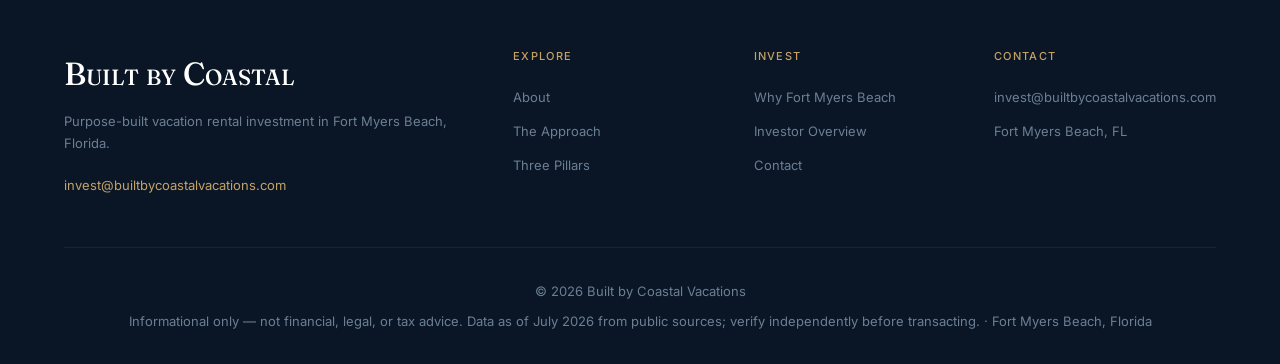
<file: the-approach/index.html>
<!DOCTYPE html>
<html lang="en">
<head>
  <meta charset="UTF-8">
  <meta name="viewport" content="width=device-width, initial-scale=1.0">
  <title>The Approach | Purpose-Built Vacation Rental Design</title>
  <meta name="description" content="Not a conversion. Not a rehab. Purpose built. How ground-up vacation rental design outperforms retrofitted homes on reviews, operations, and returns.">
  <link rel="canonical" href="https://builtbycoastalvacations.com/the-approach/">
  <link rel="icon" type="image/svg+xml" href="/assets/icons/favicon.svg">
  <link rel="apple-touch-icon" href="/assets/icons/apple-touch-icon.png">
  <link rel="preload" as="image" href="/assets/hero/interior-v2.webp" type="image/webp" fetchpriority="high">
  <link rel="preconnect" href="https://fonts.googleapis.com">
  <link rel="preconnect" href="https://fonts.gstatic.com" crossorigin>
  <link href="https://fonts.googleapis.com/css2?family=Fraunces:opsz,wght@9..144,400;9..144,500;9..144,600&family=Inter:wght@300;400;500;600;700&display=swap" rel="stylesheet">
  <link rel="stylesheet" href="/tokens.css">
  <meta property="og:title" content="The Approach | Purpose-Built Vacation Rental Design">
  <meta property="og:description" content="Not a conversion. Not a rehab. Purpose built. How ground-up design and our three-pillar framework outperform retrofitted homes.">
  <meta property="og:image" content="https://builtbycoastalvacations.com/assets/og/approach-og.jpg">
  <meta property="og:url" content="https://builtbycoastalvacations.com/the-approach/">
  <meta property="og:type" content="website">
  <meta name="twitter:card" content="summary_large_image">
  <meta name="twitter:title" content="The Approach | Purpose-Built Vacation Rental Design">
  <meta name="twitter:description" content="Not a conversion. Not a rehab. Purpose built. How ground-up vacation rental design outperforms retrofitted homes on reviews, operations, and returns.">
  <meta name="twitter:image" content="https://builtbycoastalvacations.com/assets/og/approach-og.jpg">
  <meta property="og:image:width" content="1200">
  <meta property="og:image:height" content="630">
  <script type="application/ld+json">
  {
    "@context": "https://schema.org",
    "@type": "Organization",
    "name": "Built by Coastal Vacations",
    "url": "https://builtbycoastalvacations.com",
    "email": "invest@builtbycoastalvacations.com",
    "logo": "https://builtbycoastalvacations.com/assets/icons/favicon.svg",
    "address": { "@type": "PostalAddress", "addressLocality": "Fort Myers Beach", "addressRegion": "FL", "addressCountry": "US" }
  }
  </script>
  <script type="application/ld+json">
  {"@context": "https://schema.org", "@type": "BreadcrumbList", "itemListElement": [{"@type": "ListItem", "position": 1, "name": "Home", "item": "https://builtbycoastalvacations.com/"}, {"@type": "ListItem", "position": 2, "name": "The Approach", "item": "https://builtbycoastalvacations.com/the-approach/"}]}
  </script>
</head>
<body>
<a href="#main" class="skip-link">Skip to main content</a>

<!-- Nav -->
<nav class="nav" id="nav">
  <div class="container nav-inner">
    <a href="/" class="nav-logo" style="font-variant:small-caps">Built by Coastal <span style="font-variant:normal">Vacations</span></a>
    <button class="nav-toggle" id="navToggle" aria-label="Toggle menu" aria-expanded="false">
      <span></span><span></span><span></span>
    </button>
    <div class="nav-links" id="navLinks">
      <a href="/about/">About</a>
      <a href="/the-approach/">The Approach</a>
      <a href="/why-fort-myers-beach/">Why Fort Myers Beach</a>
      <a href="/investor-overview/">Investor Overview</a>
      <a href="/contact/" class="btn btn-primary">Contact</a>
    </div>
  </div>
</nav>

<main id="main">

<!-- Hero -->
<section class="hero">
  <picture>
    <source srcset="/assets/hero/interior-v2.webp" type="image/webp">
    <img src="/assets/hero/interior-v2.png" alt="Luxury open-plan coastal living space — cream and navy palette, sliding doors to covered lanai with pool" class="hero-bg" width="1600" height="900" loading="eager" fetchpriority="high">
  </picture>
  <video class="hero-video" data-src="/assets/hero/video/approach-hero.mp4" autoplay muted loop playsinline preload="none" aria-hidden="true" tabindex="-1"></video>
  <div class="hero-scrim"></div>
  <div class="container hero-content">
    <div class="hero-rule"></div>
    <p class="eyebrow" style="margin-bottom:var(--space-5)">The Approach</p>
    <h1>Not a conversion. Not a rehab. Purpose built.</h1>
    <p class="body-lg">There's a fundamental difference between a home that was designed for short-term rental and one that was retrofitted into it. We build the first kind — from the ground up, around a framework of three interconnected priorities.</p>
  </div>
</section>

<!-- The Problem With Retrofits -->
<section class="section bg-white">
  <div class="container grid-2 reveal">
    <div>
      <p class="eyebrow" style="margin-bottom:var(--space-4)">The Problem With Retrofits</p>
      <h2 style="margin-bottom:var(--space-6)">Most vacation rentals weren't built for vacation rental.</h2>
      <div class="body-base text-slate" style="display:flex;flex-direction:column;gap:var(--space-4)">
        <p>Walk through a typical vacation rental property — one that started as a family home or a condo unit — and the compromises become visible within minutes.</p>
        <p>The kitchen is closed off from the living space, so the group never gathers in one place. The third bedroom is a converted office with a closet-sized bathroom. The laundry is in the garage. The pool deck gets full sun all afternoon with no shade structure. The entry sequence dumps guests straight into the living room with no drop zone for luggage.</p>
        <p>None of these are design flaws in a home. They're normal, functional choices — for a family that lives there year-round. But for a vacation rental that turns over every three to seven days with new groups of 8, 10, 12 people? Every one of those choices creates friction — in the guest experience, in the cleaning workflow, in the reviews, and ultimately in the returns.</p>
      </div>
    </div>
    <div>
      <picture>
        <source srcset="/assets/hero/interior-v2.webp" type="image/webp">
        <img src="/assets/hero/interior-v2.png" alt="Purpose-built vacation rental interior — open-concept design optimized for short-term rental guest flow and operational efficiency" width="1024" height="576" loading="lazy">
      </picture>
    </div>
  </div>
</section>

<!-- The Purpose-Built Difference -->
<section class="section bg-cream">
  <div class="container reveal">
    <div style="max-width:var(--measure)">
      <p class="eyebrow" style="margin-bottom:var(--space-4)">The Purpose-Built Difference</p>
      <h2 style="margin-bottom:var(--space-6)">Designed from the ground up for short-term rental performance.</h2>
      <p class="body-lg text-slate" style="margin-bottom:var(--space-4)">A purpose-built property starts with a different question. Not "how do we build a nice home?" but "what does a high-performing vacation rental actually need?" The answer drives every decision that follows.</p>
    </div>
    <div class="grid-3" style="margin-top:var(--space-12)">
      <div class="card card-cream">
        <h3 class="h4">Guest experience design</h3>
        <p class="body-sm text-slate">An open-plan great room that connects kitchen, dining, and living into one social space. Bedroom configurations that match real booking patterns — king primaries, bunk rooms for kids, flexible spaces for multi-family groups. Outdoor living treated as additional square footage: covered dining, shade structures, pool layouts designed for groups.</p>
      </div>
      <div class="card card-cream">
        <h3 class="h4">Operational design</h3>
        <p class="body-sm text-slate">Laundry located adjacent to the cleaning supply closet, not at the far end of the hall. Finishes selected for durability under 52 turnovers a year — commercial-grade flooring, quartz surfaces, performance fabrics. Access panels that make maintenance fast. Smart-home systems that streamline check-in and remote management.</p>
      </div>
      <div class="card card-cream">
        <h3 class="h4">Return-driven design</h3>
        <p class="body-sm text-slate">Every square foot justified by revenue potential. Room counts matched to market demand patterns — not builder convention. Finishes and amenities aligned with what guests in this market actually search for and pay a premium to book. Energy efficiency, insurance optimization, and durability built in from day one.</p>
      </div>
    </div>
  </div>
</section>

<!-- Why It Matters -->
<section class="section bg-white">
  <div class="container reveal">
    <div style="max-width:var(--measure);margin-bottom:var(--space-12)">
      <p class="eyebrow" style="margin-bottom:var(--space-4)">Why It Matters</p>
      <h2 style="margin-bottom:var(--space-6)">Better design. Better reviews. Better returns.</h2>
      <div class="body-base text-slate" style="display:flex;flex-direction:column;gap:var(--space-4)">
        <p>When a property is designed for the way guests actually use it, the experience feels effortless. Five-star reviews aren't the result of luck — they're the result of eliminating friction before the first guest ever walks through the door.</p>
        <p>When a property is designed for the way it's cleaned and maintained, operational costs drop, turnover time shrinks, and maintenance surprises become rare. When every design decision is connected to return on investment, the numbers work from day one — not after three years of "learning the property."</p>
      </div>
    </div>
    <div class="grid-3">
      <div class="card">
        <h4 style="color:var(--gold)">Higher satisfaction</h4>
        <p class="body-sm text-slate">Designed experiences earn better reviews — which drive occupancy.</p>
      </div>
      <div class="card">
        <h4 style="color:var(--gold)">Lower operating costs</h4>
        <p class="body-sm text-slate">Efficient layouts reduce turnover time and maintenance overhead.</p>
      </div>
      <div class="card">
        <h4 style="color:var(--gold)">Stronger returns</h4>
        <p class="body-sm text-slate">Data-driven design outperforms retrofitted properties, season after season.</p>
      </div>
    </div>
  </div>
</section>

<!-- Three Pillars anchor -->
<section class="section bg-navy" id="pillars">
  <div class="container reveal" style="max-width:var(--measure)">
    <p class="eyebrow" style="margin-bottom:var(--space-4)">The Framework</p>
    <h2 class="text-light" style="margin-bottom:var(--space-6)">Three pillars. One outcome.</h2>
    <p class="body-lg" style="color:rgba(255,255,255,0.75)">Every purpose-built property is engineered around three interconnected priorities: Guest Experience, Operational Efficiency, and Investor ROI. No pillar stands alone — each reinforces the other two.</p>
  </div>
</section>

<!-- Pillar 1 -->
<section class="section bg-white">
  <div class="container grid-2 reveal">
    <div>
      <div class="card-icon">
        <svg width="40" height="40" viewBox="0 0 24 24" fill="none" stroke="var(--gold)" stroke-width="1.5" stroke-linecap="round" stroke-linejoin="round" aria-hidden="true"><polygon points="12 2 15.09 8.26 22 9.27 17 14.14 18.18 21.02 12 17.77 5.82 21.02 7 14.14 2 9.27 8.91 8.26 12 2"/></svg>
      </div>
      <p class="eyebrow" style="margin-bottom:var(--space-3)">Pillar 01 — Guest Experience</p>
      <h3 style="margin-bottom:var(--space-6)">Design that earns 5-star reviews.</h3>
      <div class="body-base text-slate" style="display:flex;flex-direction:column;gap:var(--space-4)">
        <p>A great guest review isn't a mystery. It's the result of a thousand small design decisions that add up to an effortless, memorable stay — arrival that sets the tone, social space that keeps the group together, bedrooms designed for real booking groups, and outdoor living treated as primary space.</p>
      </div>
    </div>
    <ul class="body-sm text-slate" style="list-style:none;display:flex;flex-direction:column;gap:var(--space-4);border-left:1px solid rgba(196,162,101,0.4);padding-left:var(--space-6)">
      <li>Open-plan great room connecting kitchen, dining, and living into one continuous social space</li>
      <li>Primary suites positioned for privacy with dedicated outdoor access</li>
      <li>Bunk rooms designed for kids — durable, fun, and away from adult zones</li>
      <li>Covered outdoor dining with ceiling fans, lighting, and direct kitchen access</li>
      <li>Pool positioned for all-day sun with adjacent shade structure</li>
    </ul>
  </div>
</section>

<!-- Pillar 2 -->
<section class="section bg-cream">
  <div class="container grid-2 reveal">
    <ul class="body-sm text-slate" style="list-style:none;display:flex;flex-direction:column;gap:var(--space-4);border-left:1px solid rgba(196,162,101,0.4);padding-left:var(--space-6)">
      <li>Turnover-optimized layout — laundry and cleaning storage integrated into the floor plan</li>
      <li>Commercial-grade luxury vinyl plank flooring that handles sand, water, and 52 turnovers a year</li>
      <li>Quartz surfaces and performance upholstery that resist stains and clean easily</li>
      <li>Access panels for HVAC, plumbing, and electrical — not buried behind drywall</li>
      <li>Elevated, impact-rated construction to post-Ian codes and FEMA CRS Class 5 compliance</li>
    </ul>
    <div>
      <div class="card-icon">
        <svg width="40" height="40" viewBox="0 0 24 24" fill="none" stroke="var(--gold)" stroke-width="1.5" stroke-linecap="round" stroke-linejoin="round" aria-hidden="true"><circle cx="12" cy="12" r="3"/><path d="M12 1v2M12 21v2M4.22 4.22l1.42 1.42M18.36 18.36l1.42 1.42M1 12h2M21 12h2M4.22 19.78l1.42-1.42M18.36 5.64l1.42-1.42"/></svg>
      </div>
      <p class="eyebrow" style="margin-bottom:var(--space-3)">Pillar 02 — Operational Efficiency</p>
      <h3 style="margin-bottom:var(--space-6)">Design that reduces the cost of every turnover.</h3>
      <div class="body-base text-slate" style="display:flex;flex-direction:column;gap:var(--space-4)">
        <p>The difference between a property that's profitable and one that's marginal often comes down to operations — cleaning time, maintenance access, durability under heavy use. These aren't afterthoughts; they're design inputs. A property built to withstand coastal conditions costs less to insure and less to maintain.</p>
      </div>
    </div>
  </div>
</section>

<!-- Pillar 3 -->
<section class="section bg-white">
  <div class="container grid-2 reveal">
    <div>
      <div class="card-icon">
        <svg width="40" height="40" viewBox="0 0 24 24" fill="none" stroke="var(--gold)" stroke-width="1.5" stroke-linecap="round" stroke-linejoin="round" aria-hidden="true"><polyline points="23 6 13.5 15.5 8.5 10.5 1 18"/><polyline points="17 6 23 6 23 12"/></svg>
      </div>
      <p class="eyebrow" style="margin-bottom:var(--space-3)">Pillar 03 — Investor ROI</p>
      <h3 style="margin-bottom:var(--space-6)">Design that earns its place on the balance sheet.</h3>
      <div class="body-base text-slate" style="display:flex;flex-direction:column;gap:var(--space-4)">
        <p>Every design decision in a purpose-built property connects to return on investment. We don't build features because they look good in a brochure — we build features because the data shows guests search for them, book because of them, and pay a premium to have them.</p>
        <p>Room configuration is matched to booking-platform demand data. Every amenity is evaluated against its impact on booking conversion and average daily rate. Efficient HVAC zoning, LED lighting, smart thermostats, and tankless water heaters drop straight to the bottom line — and resilience, from impact-rated construction to FEMA compliance, protects long-term returns.</p>
      </div>
    </div>
    <ul class="body-sm text-slate" style="list-style:none;display:flex;flex-direction:column;gap:var(--space-4);border-left:1px solid rgba(196,162,101,0.4);padding-left:var(--space-6)">
      <li>Revenue-driven room configuration matched to Fort Myers Beach demand data</li>
      <li>Amenity ROI analysis — pool as the #1 search filter, not a theater room that costs a bedroom</li>
      <li>Energy and operating-cost modeling that compounds over the life of the property</li>
      <li>Resilience as ROI — impact-rated, elevated, FEMA-compliant construction</li>
    </ul>
  </div>
</section>

<!-- Interconnection -->
<section class="section-sm bg-cream">
  <div class="container reveal text-center" style="max-width:42rem;margin:0 auto">
    <p class="eyebrow" style="margin-bottom:var(--space-4)">The Interconnection</p>
    <p class="pull-quote">Guest Experience drives reviews, which drive occupancy. Operational Efficiency reduces cost, which increases margin. ROI justifies the design investment — which improves the experience. The pillars aren't separate priorities. They're a closed loop.</p>
  </div>
</section>

<!-- Inter-page next nav -->
<section class="section-sm bg-white">
  <div class="container reveal" style="display:flex;justify-content:space-between;align-items:center;gap:var(--space-6);flex-wrap:wrap;border-top:1px solid rgba(10,22,37,0.08);padding-top:var(--space-12)">
    <div>
      <p class="eyebrow" style="margin-bottom:var(--space-2)">Continue</p>
      <span class="h3" style="color:var(--navy)">The market that makes it all work</span>
    </div>
    <a href="/why-fort-myers-beach/" class="btn btn-primary">Next: Why Fort Myers Beach</a>
  </div>
</section>

<!-- Pre-footer CTA -->
<section class="pre-footer">
  <div class="container pre-footer-content reveal" style="max-width:42rem">
    <div class="pre-footer-rule"></div>
    <h2 class="text-light" style="margin-bottom:var(--space-4)">Now see the market that makes it all work.</h2>
    <p class="body-lg" style="color:rgba(255,255,255,0.75);margin-bottom:var(--space-8)">The three pillars are the framework. Fort Myers Beach is the opportunity. Explore why this barrier island — in the middle of a once-in-a-generation rebuild — offers conditions that are hard to find anywhere else in the country.</p>
    <div class="hero-ctas">
      <a href="/why-fort-myers-beach/" class="btn btn-gold btn-lg">Why Fort Myers Beach</a>
      <a href="/investor-overview/" class="btn btn-outline btn-lg">Investor Overview</a>
    </div>
  </div>
</section>

</main>

<!-- Footer -->
<footer class="footer">
  <div class="container">
    <div class="footer-rule"></div>
    <div class="footer-grid">
      <div>
        <span class="footer-wordmark" style="font-variant:small-caps">Built by Coastal</span>
        <p class="body-sm text-slate" style="margin-bottom:var(--space-4)">Purpose-built vacation rental investment in Fort Myers Beach, Florida.</p>
        <a href="mailto:invest@builtbycoastalvacations.com" class="text-gold body-sm">invest@builtbycoastalvacations.com</a>
      </div>
      <div class="footer-col">
        <h5>Explore</h5>
        <a href="/about/">About</a>
        <a href="/the-approach/">The Approach</a>
        <a href="/the-approach/#pillars">Three Pillars</a>
      </div>
      <div class="footer-col">
        <h5>Invest</h5>
        <a href="/why-fort-myers-beach/">Why Fort Myers Beach</a>
        <a href="/investor-overview/">Investor Overview</a>
        <a href="/contact/">Contact</a>
      </div>
      <div class="footer-col">
        <h5>Contact</h5>
        <a href="mailto:invest@builtbycoastalvacations.com">invest@builtbycoastalvacations.com</a>
        <span class="body-sm text-slate">Fort Myers Beach, FL</span>
      </div>
    </div>
    <div class="footer-bottom">
      <p class="body-sm text-slate">© 2026 Built by Coastal Vacations</p>
      <p class="body-sm text-slate" style="margin-top:var(--space-2)">Informational only — not financial, legal, or tax advice. Data as of July 2026 from public sources; verify independently before transacting. · Fort Myers Beach, Florida</p>
    </div>
  </div>
</footer>

<script>
(function(){
  var toggle=document.getElementById('navToggle'),links=document.getElementById('navLinks'),nav=document.getElementById('nav');
  toggle.addEventListener('click',function(){
    var open=this.classList.toggle('active');
    links.classList.toggle('active');
    this.setAttribute('aria-expanded',open);
  });
  var io=new IntersectionObserver(function(es){es.forEach(function(e){if(e.isIntersecting){e.target.classList.add('visible');io.unobserve(e.target);}});},{threshold:0.12});
  document.querySelectorAll('.reveal').forEach(function(el){io.observe(el);});
  addEventListener('scroll',function(){nav.classList.toggle('scrolled',scrollY>50);},{passive:true});
})();
</script>

<script>
(function(){
  var v=document.querySelector('.hero-video');if(!v)return;
  var ok=window.matchMedia('(min-width: 768px)').matches
    && window.matchMedia('(prefers-reduced-motion: no-preference)').matches
    && !(navigator.connection&&navigator.connection.saveData);
  if(!ok){v.remove();return;}
  var w=document.createElement('source');w.src=v.dataset.src.replace('.mp4','.webm');w.type='video/webm';
  var s=document.createElement('source');s.src=v.dataset.src;s.type='video/mp4';
  v.appendChild(w);v.appendChild(s);v.load();
  v.addEventListener('playing',function(){v.classList.add('playing');});
  var p=v.play();if(p&&p.catch)p.catch(function(){v.remove();});
})();
</script>
</body>
</html>
</file>
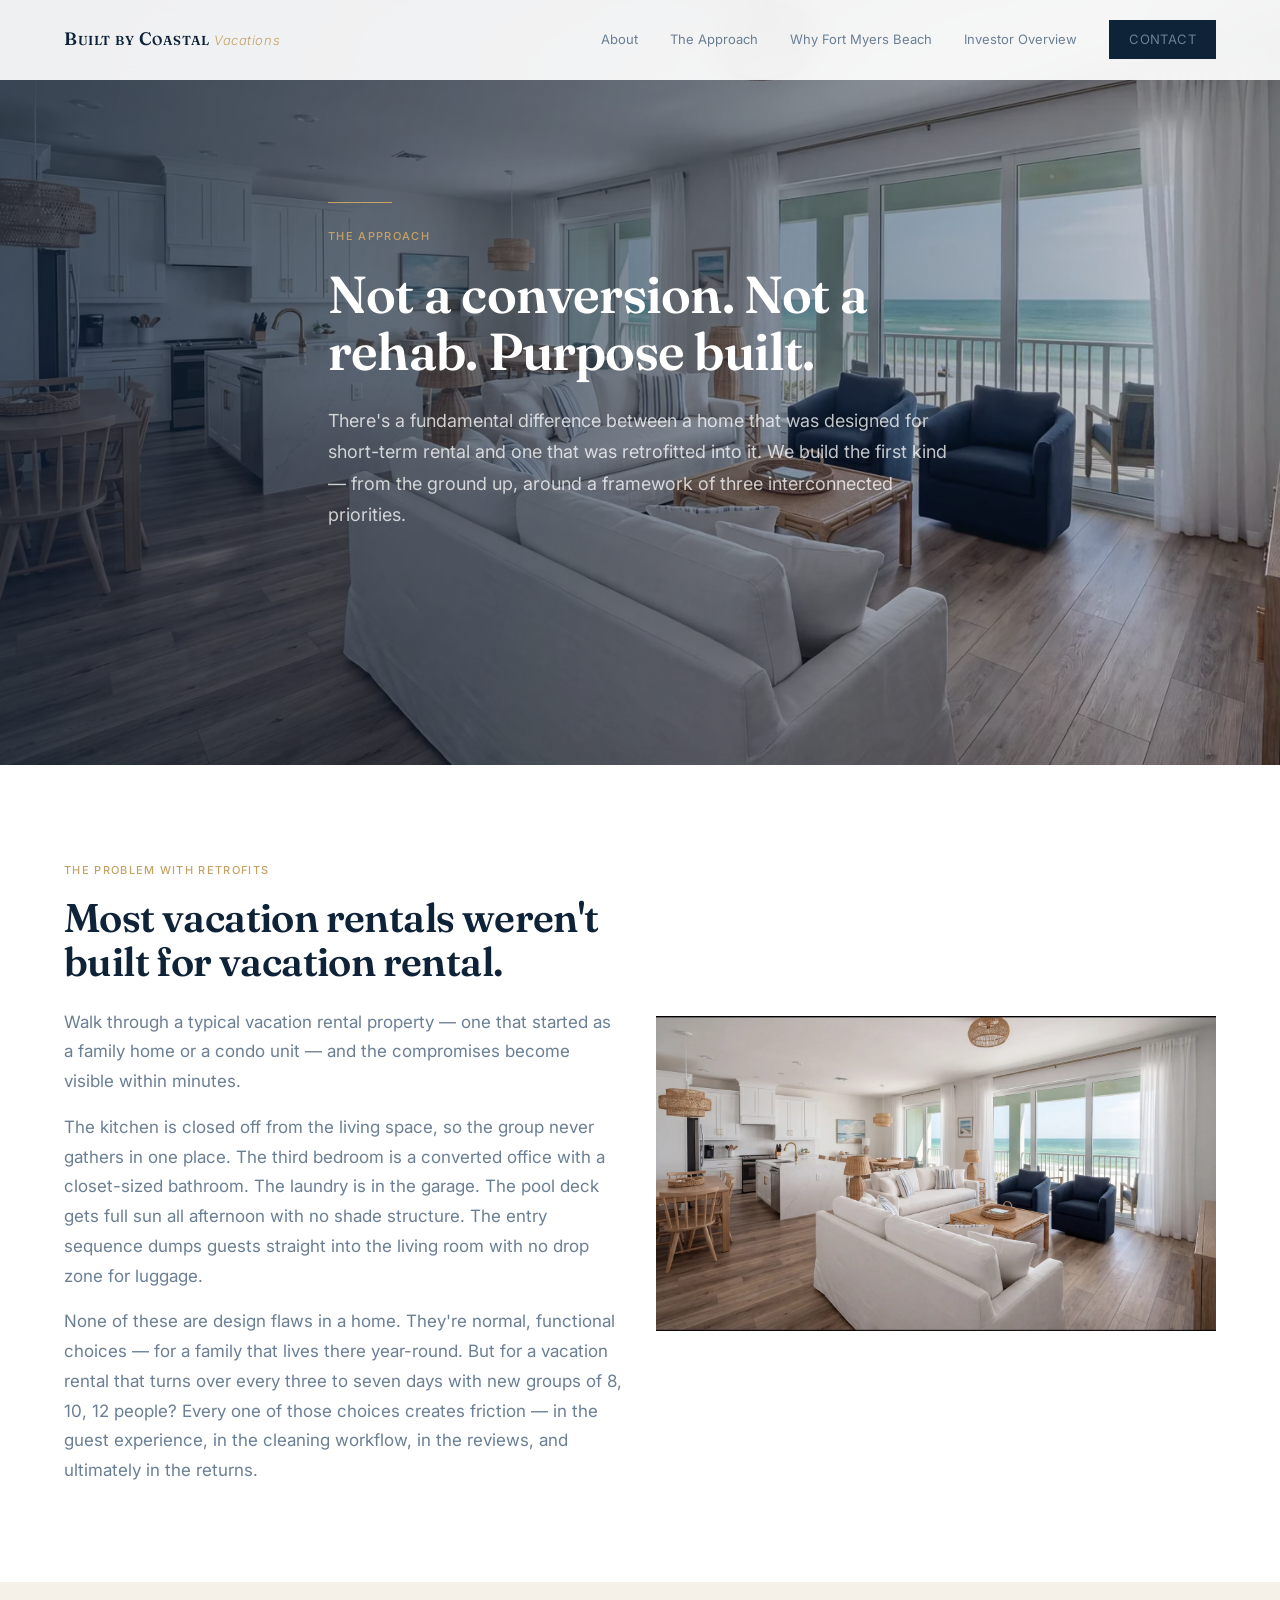
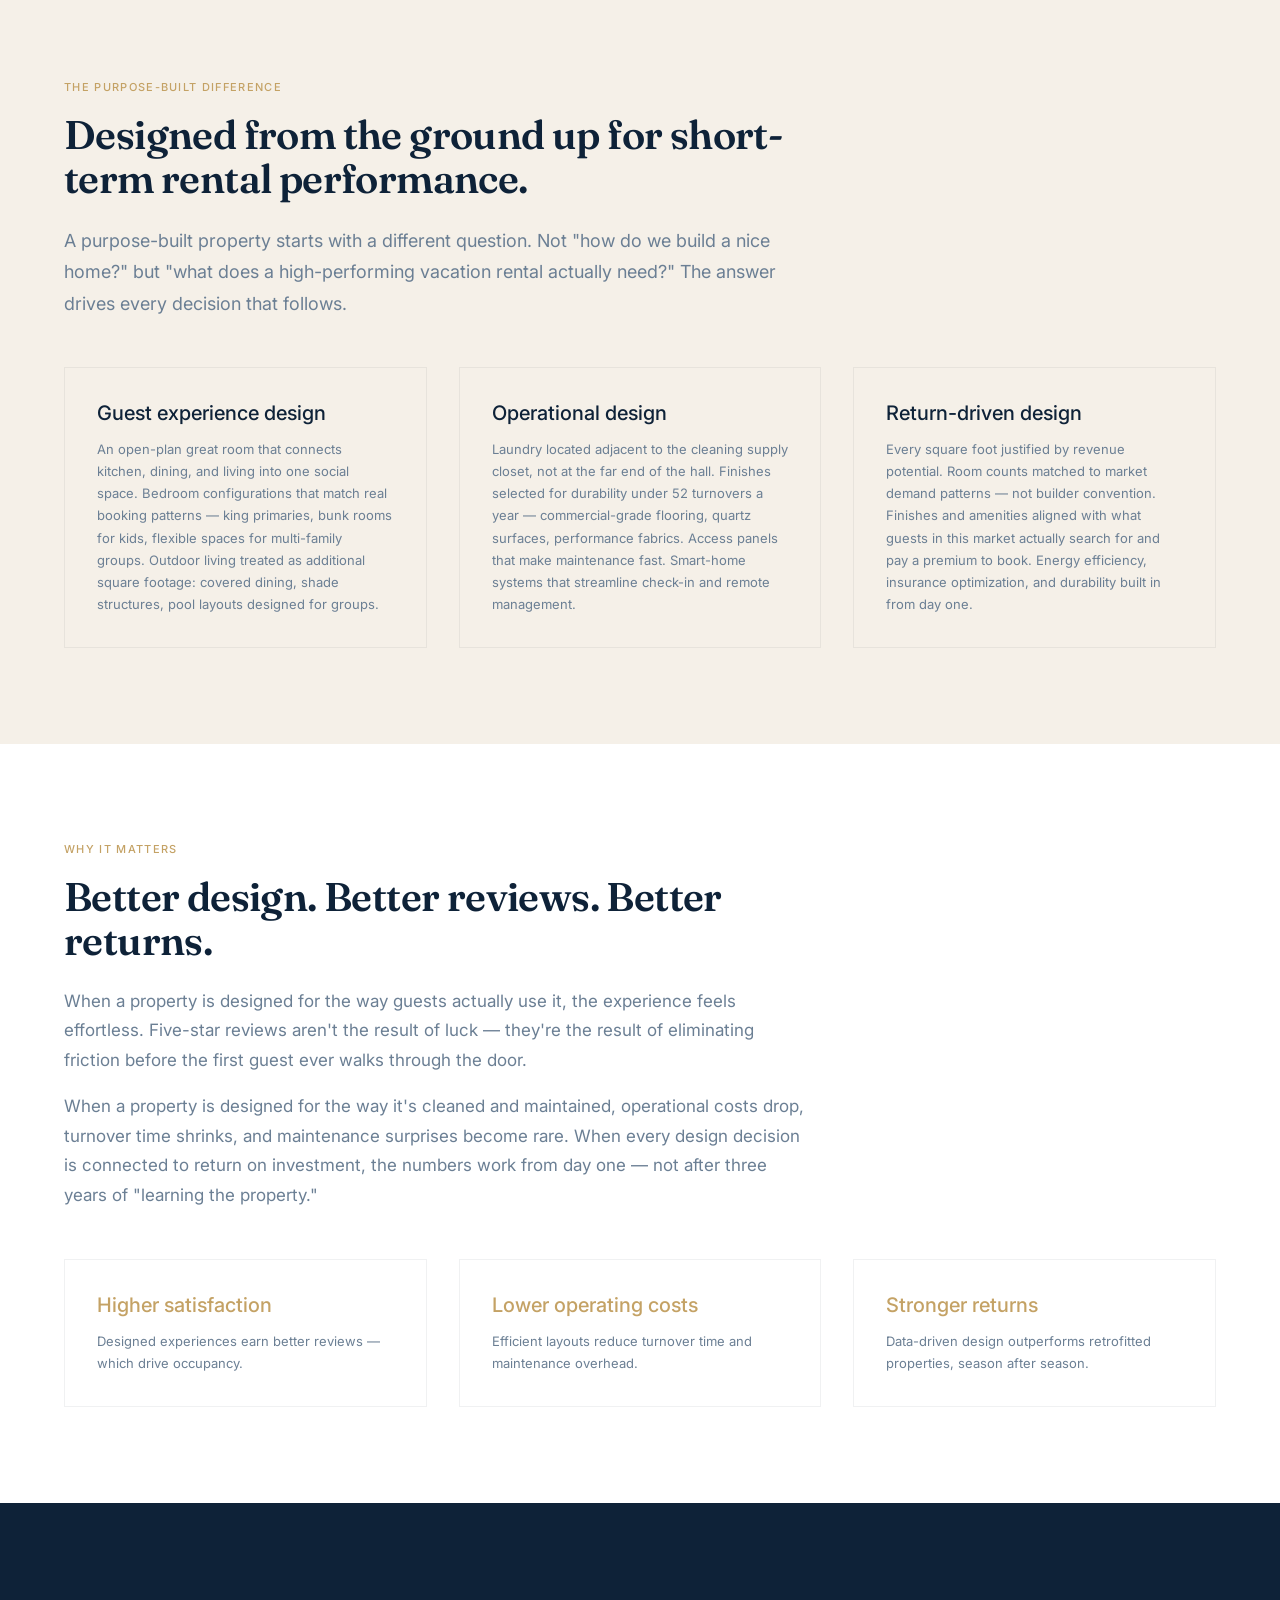
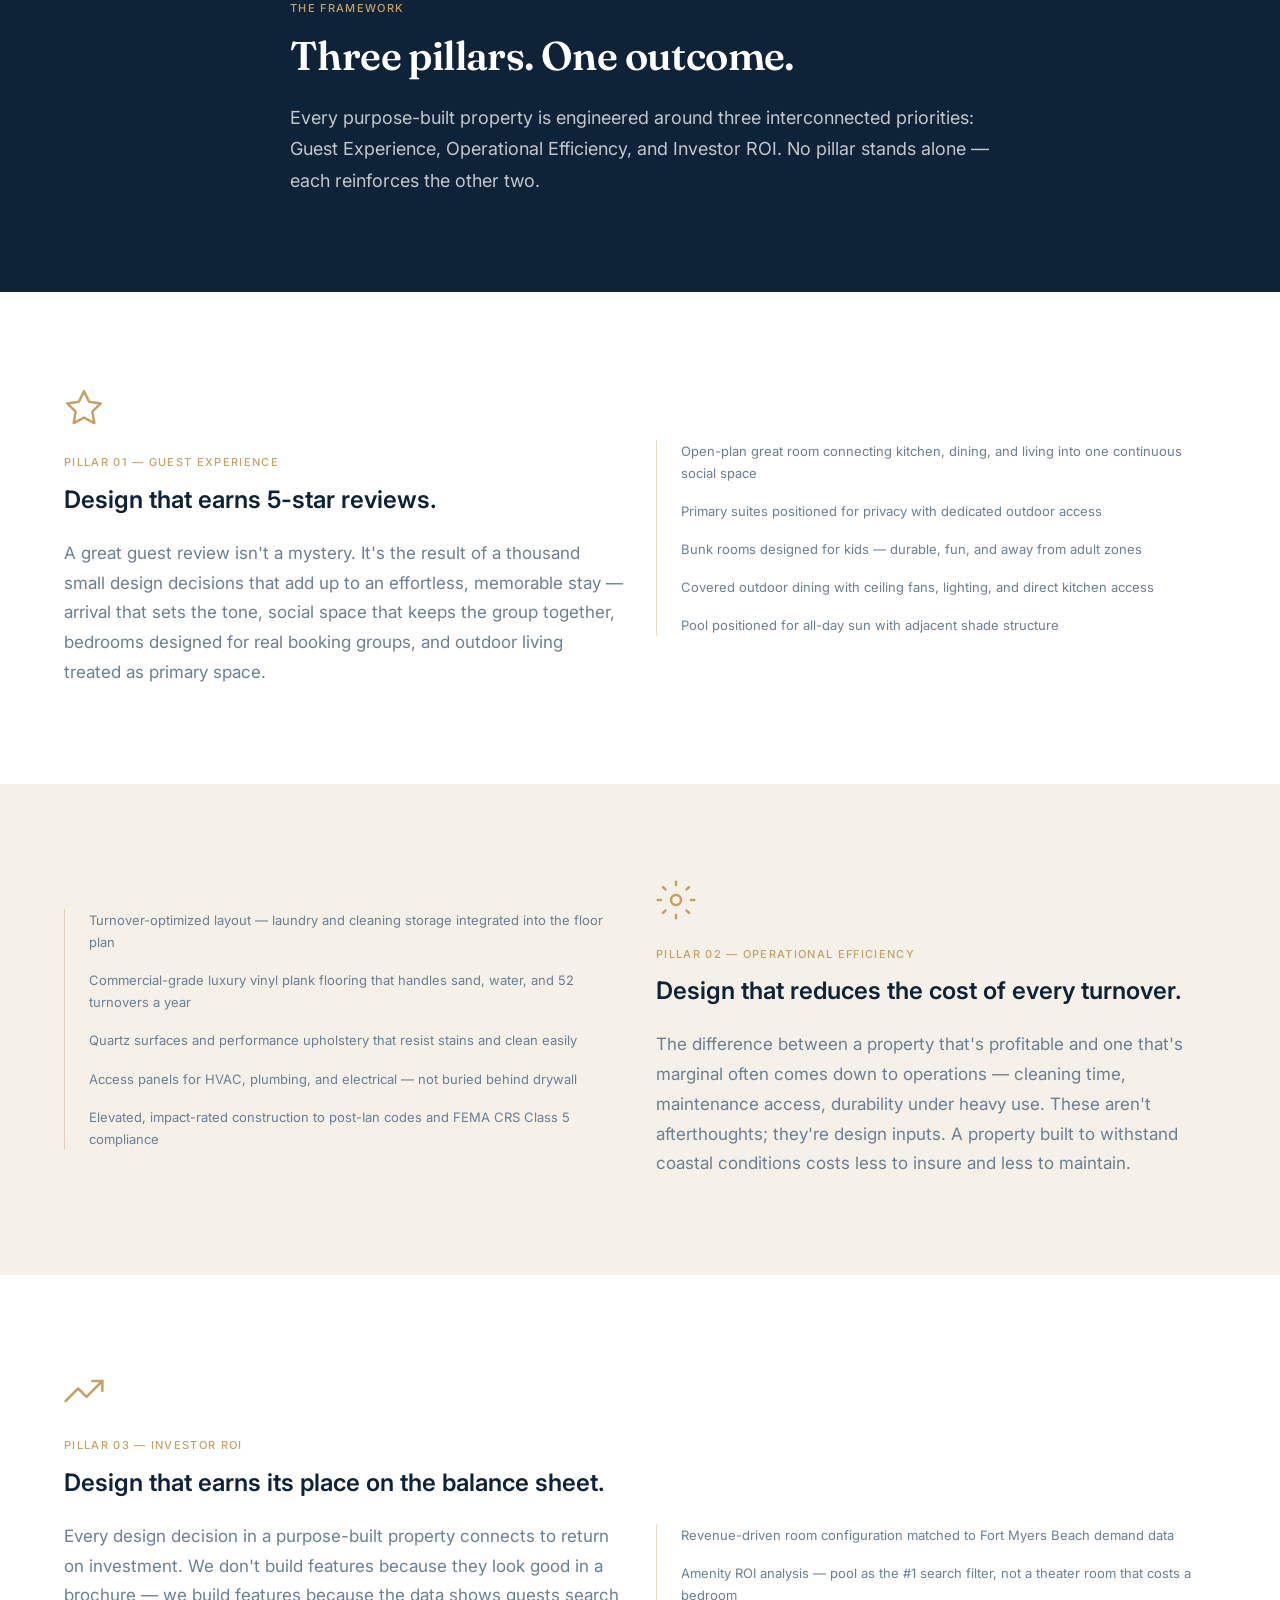
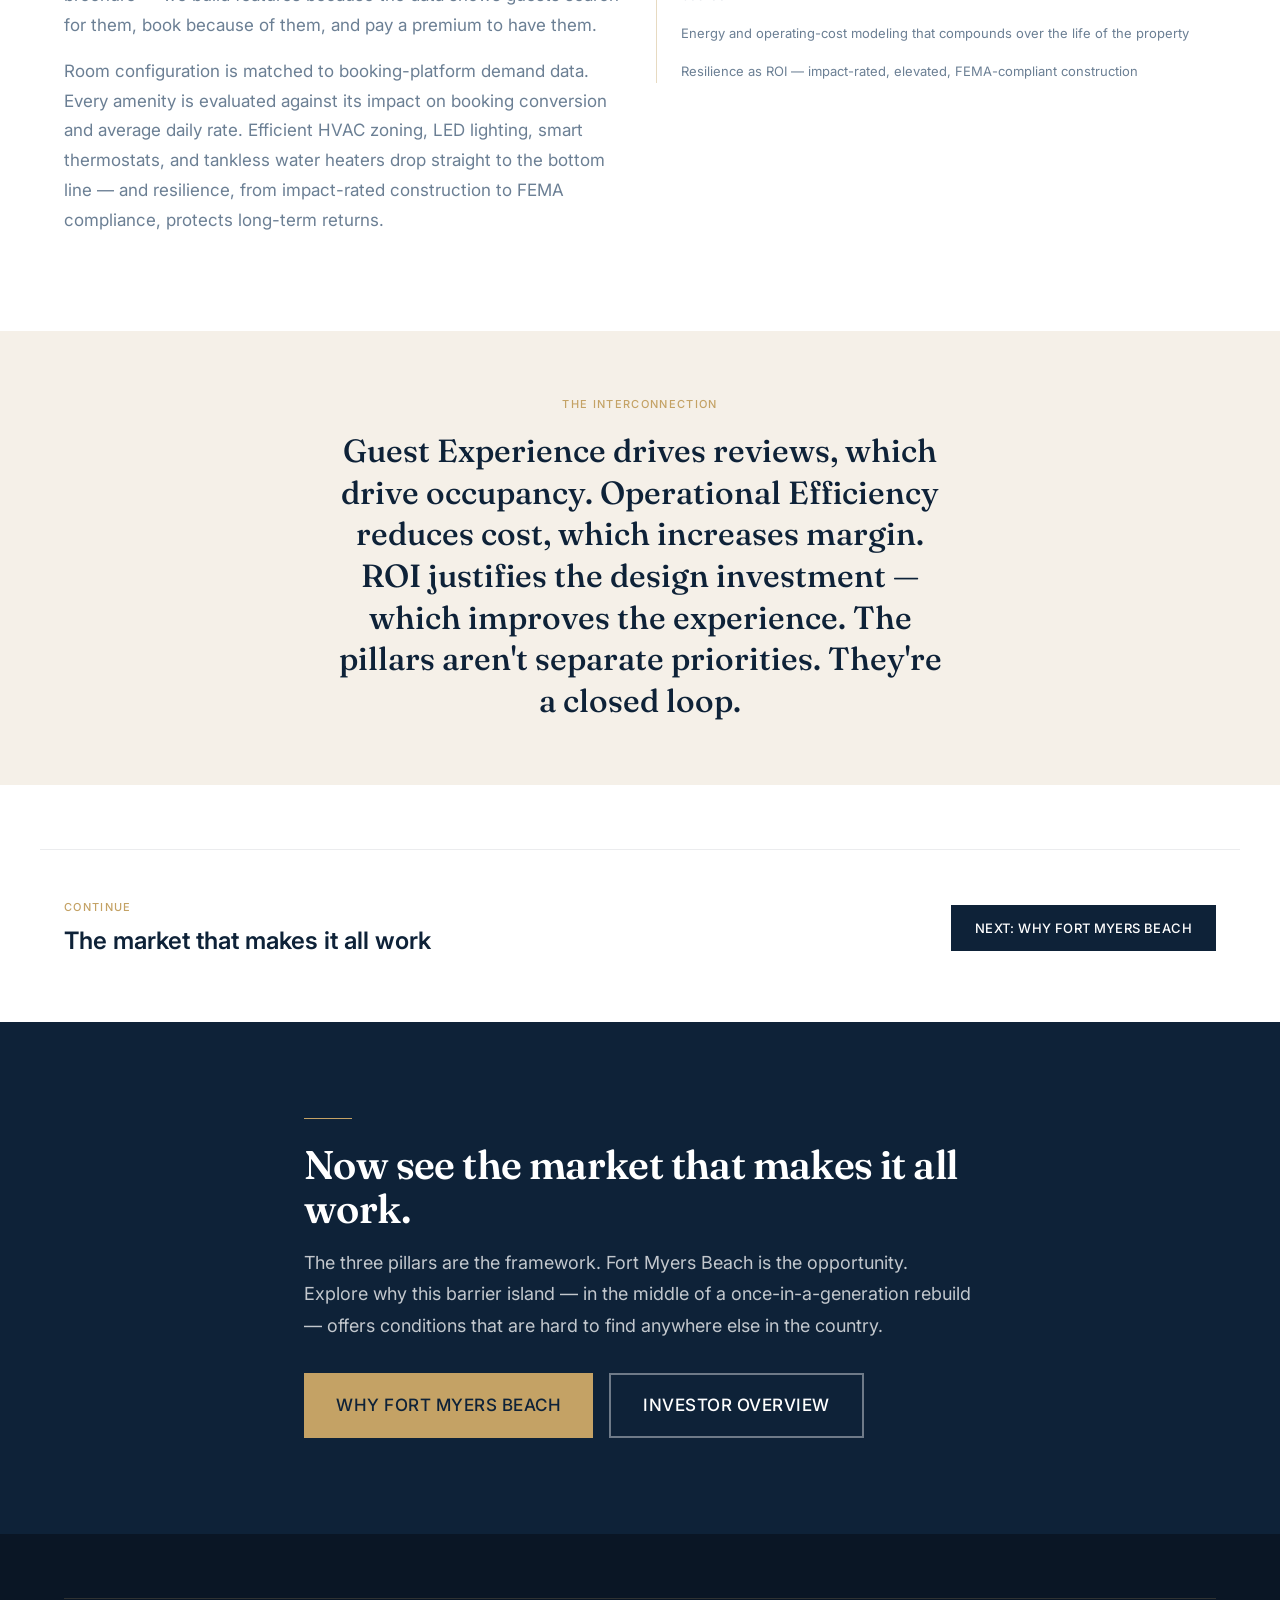
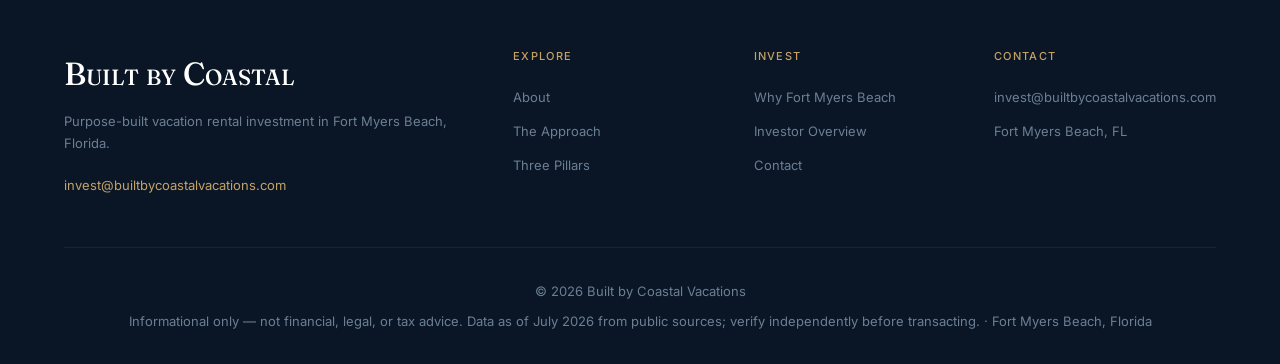
<file: three-pillars/index.html>
<!DOCTYPE html>
<html lang="en">
<head>
  <meta charset="UTF-8">
  <title>Redirecting… | Built by Coastal Vacations</title>
  <link rel="canonical" href="https://builtbycoastalvacations.com/the-approach/#pillars">
  <meta name="robots" content="noindex, follow">
  <meta http-equiv="refresh" content="0; url=/the-approach/#pillars">
</head>
<body>
  <p>This page has moved to <a href="/the-approach/#pillars">The Approach — Three Pillars</a>.</p>
  <script>location.replace('/the-approach/#pillars');</script>
</body>
</html>
</file>
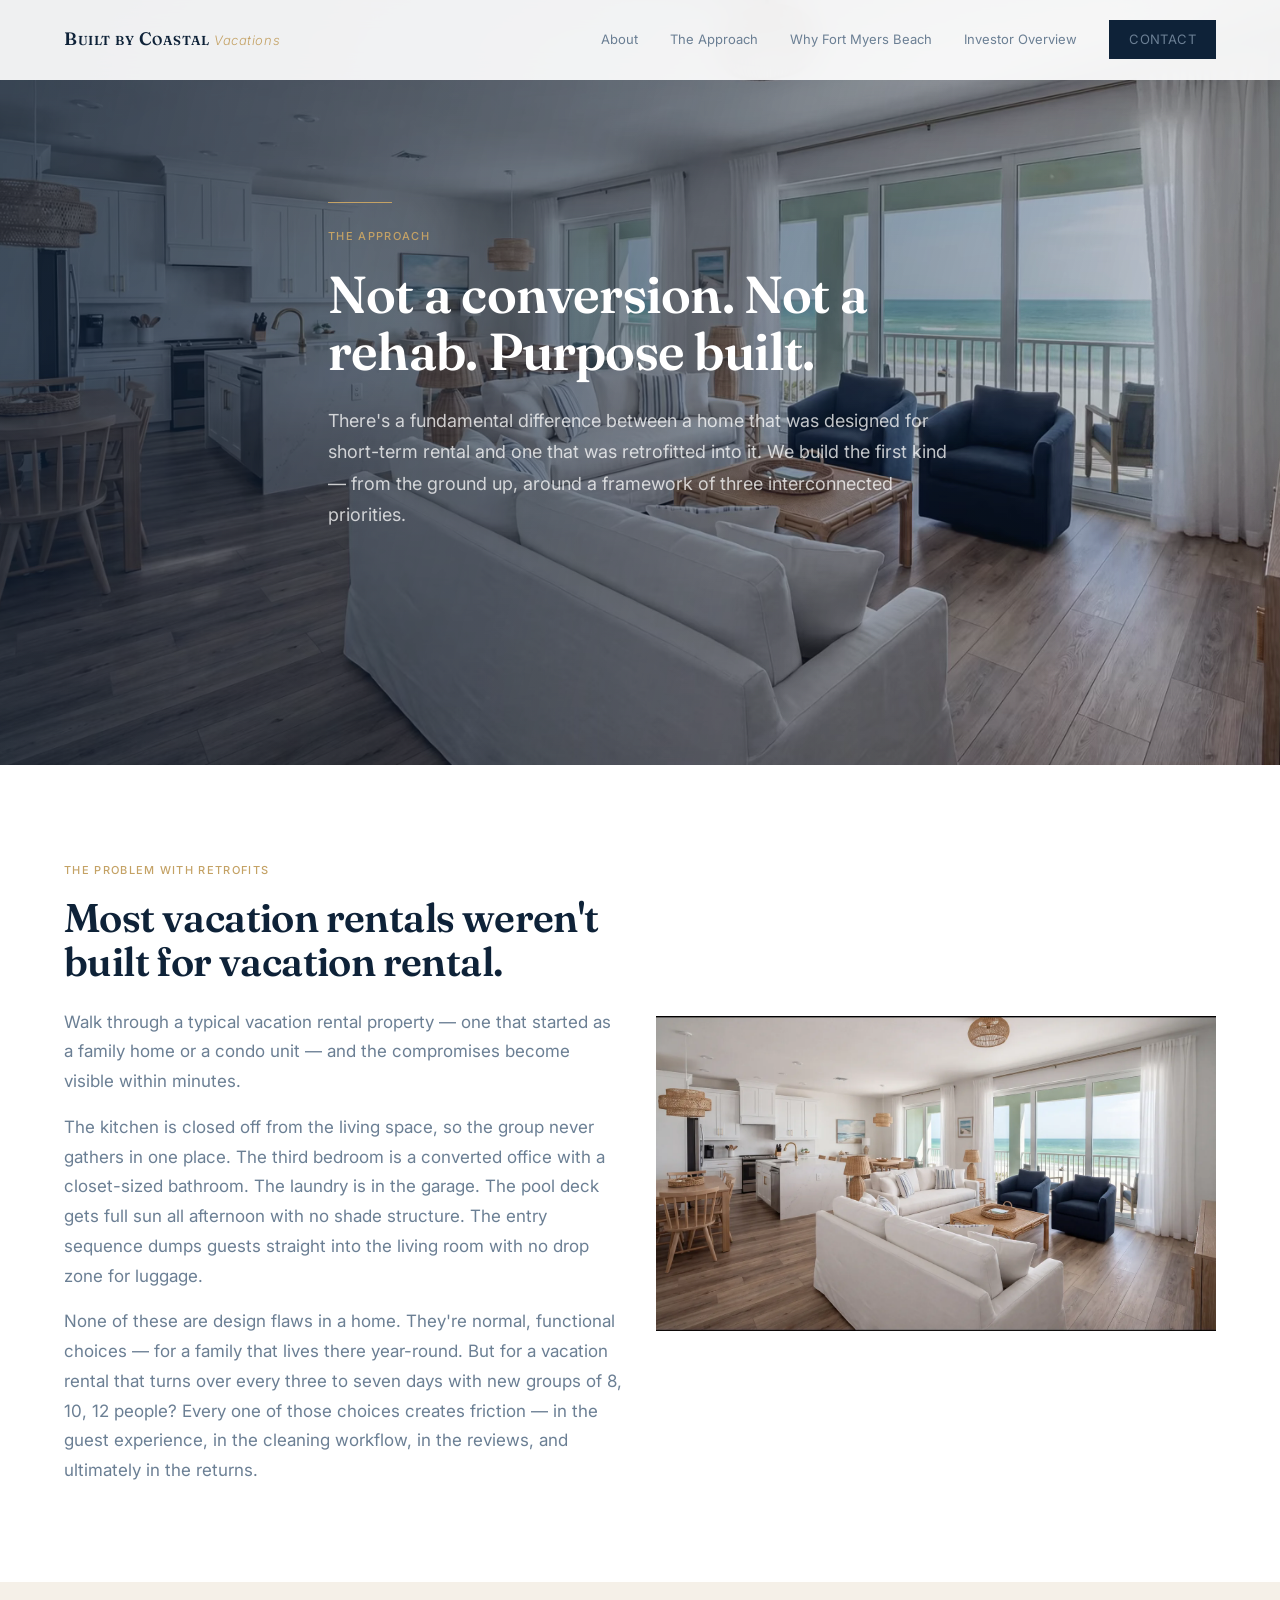
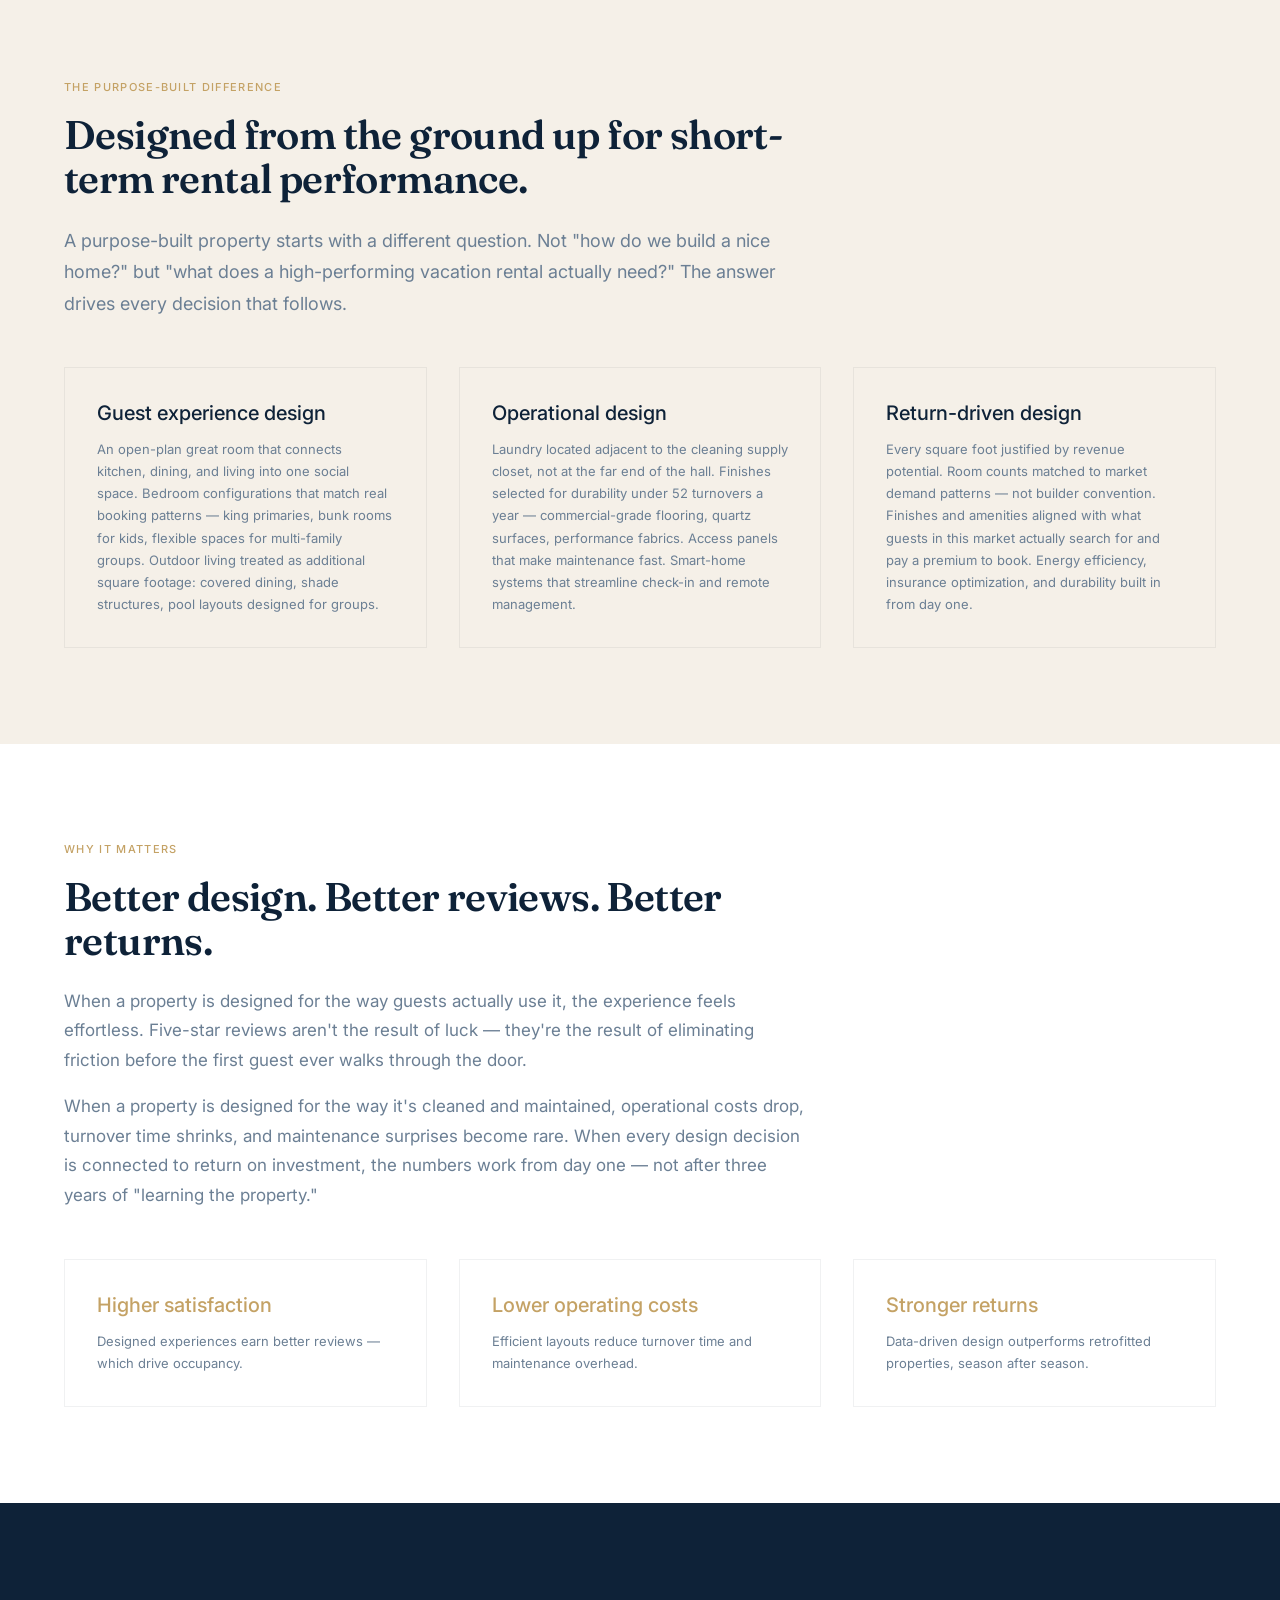
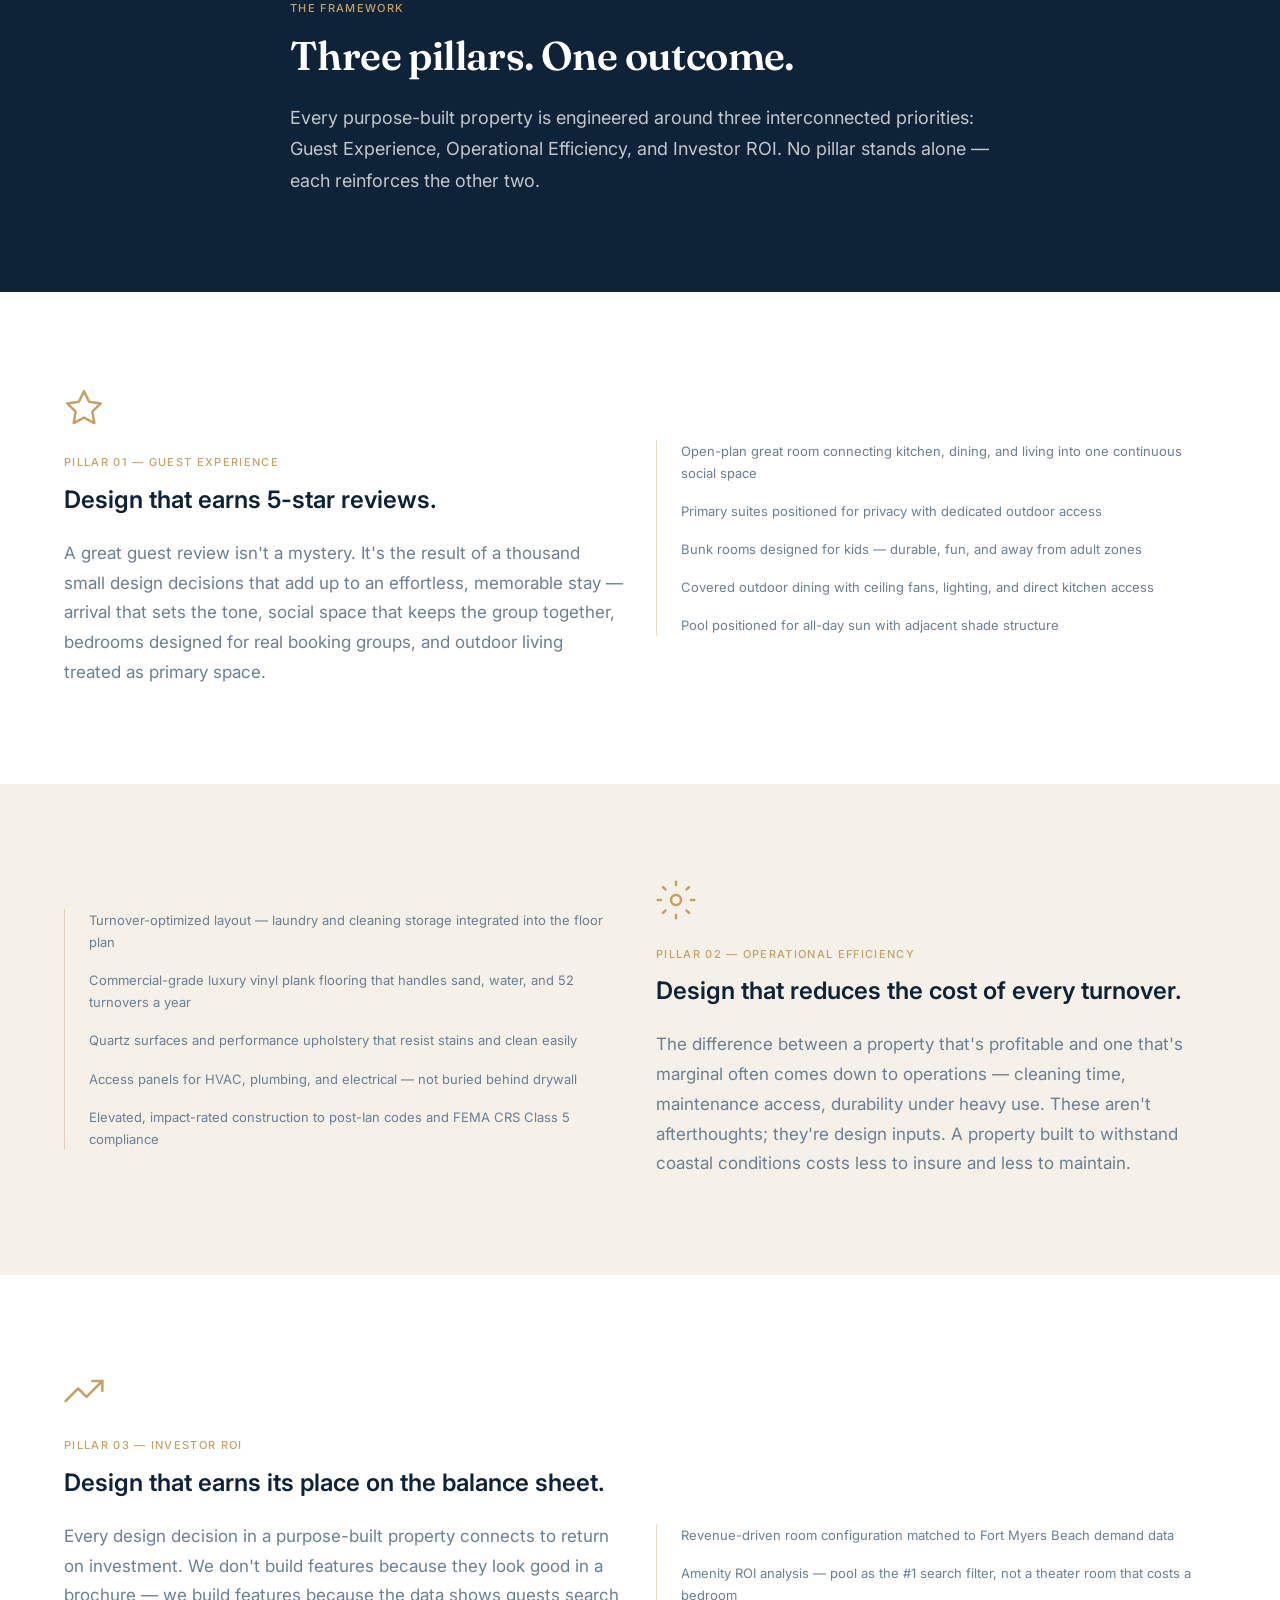
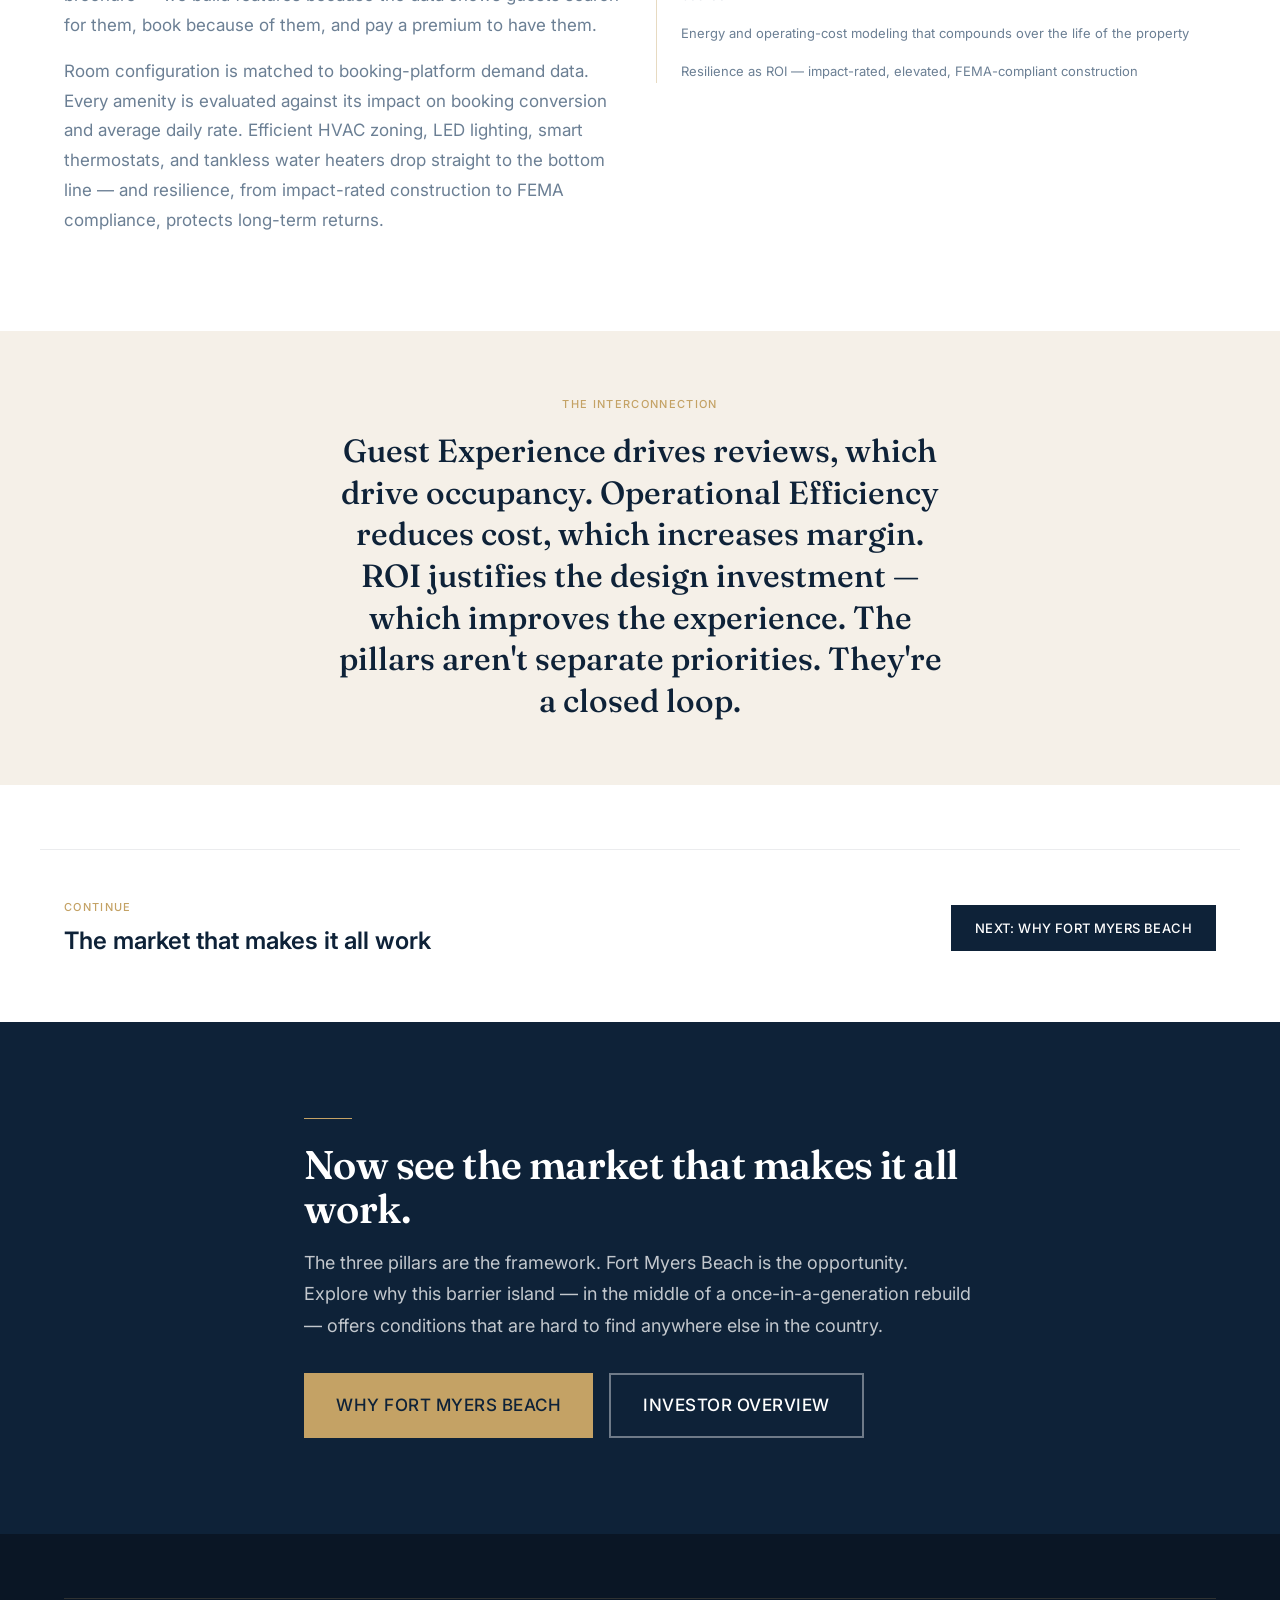
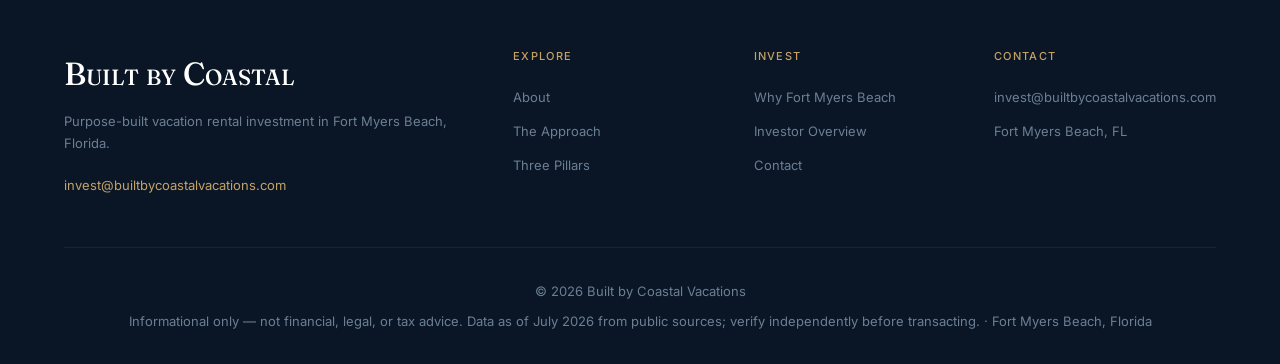
<file: what-is-purpose-built/index.html>
<!DOCTYPE html>
<html lang="en">
<head>
  <meta charset="UTF-8">
  <title>Redirecting… | Built by Coastal Vacations</title>
  <link rel="canonical" href="https://builtbycoastalvacations.com/the-approach/">
  <meta name="robots" content="noindex, follow">
  <meta http-equiv="refresh" content="0; url=/the-approach/">
</head>
<body>
  <p>This page has moved to <a href="/the-approach/">The Approach</a>.</p>
  <script>location.replace('/the-approach/');</script>
</body>
</html>
</file>
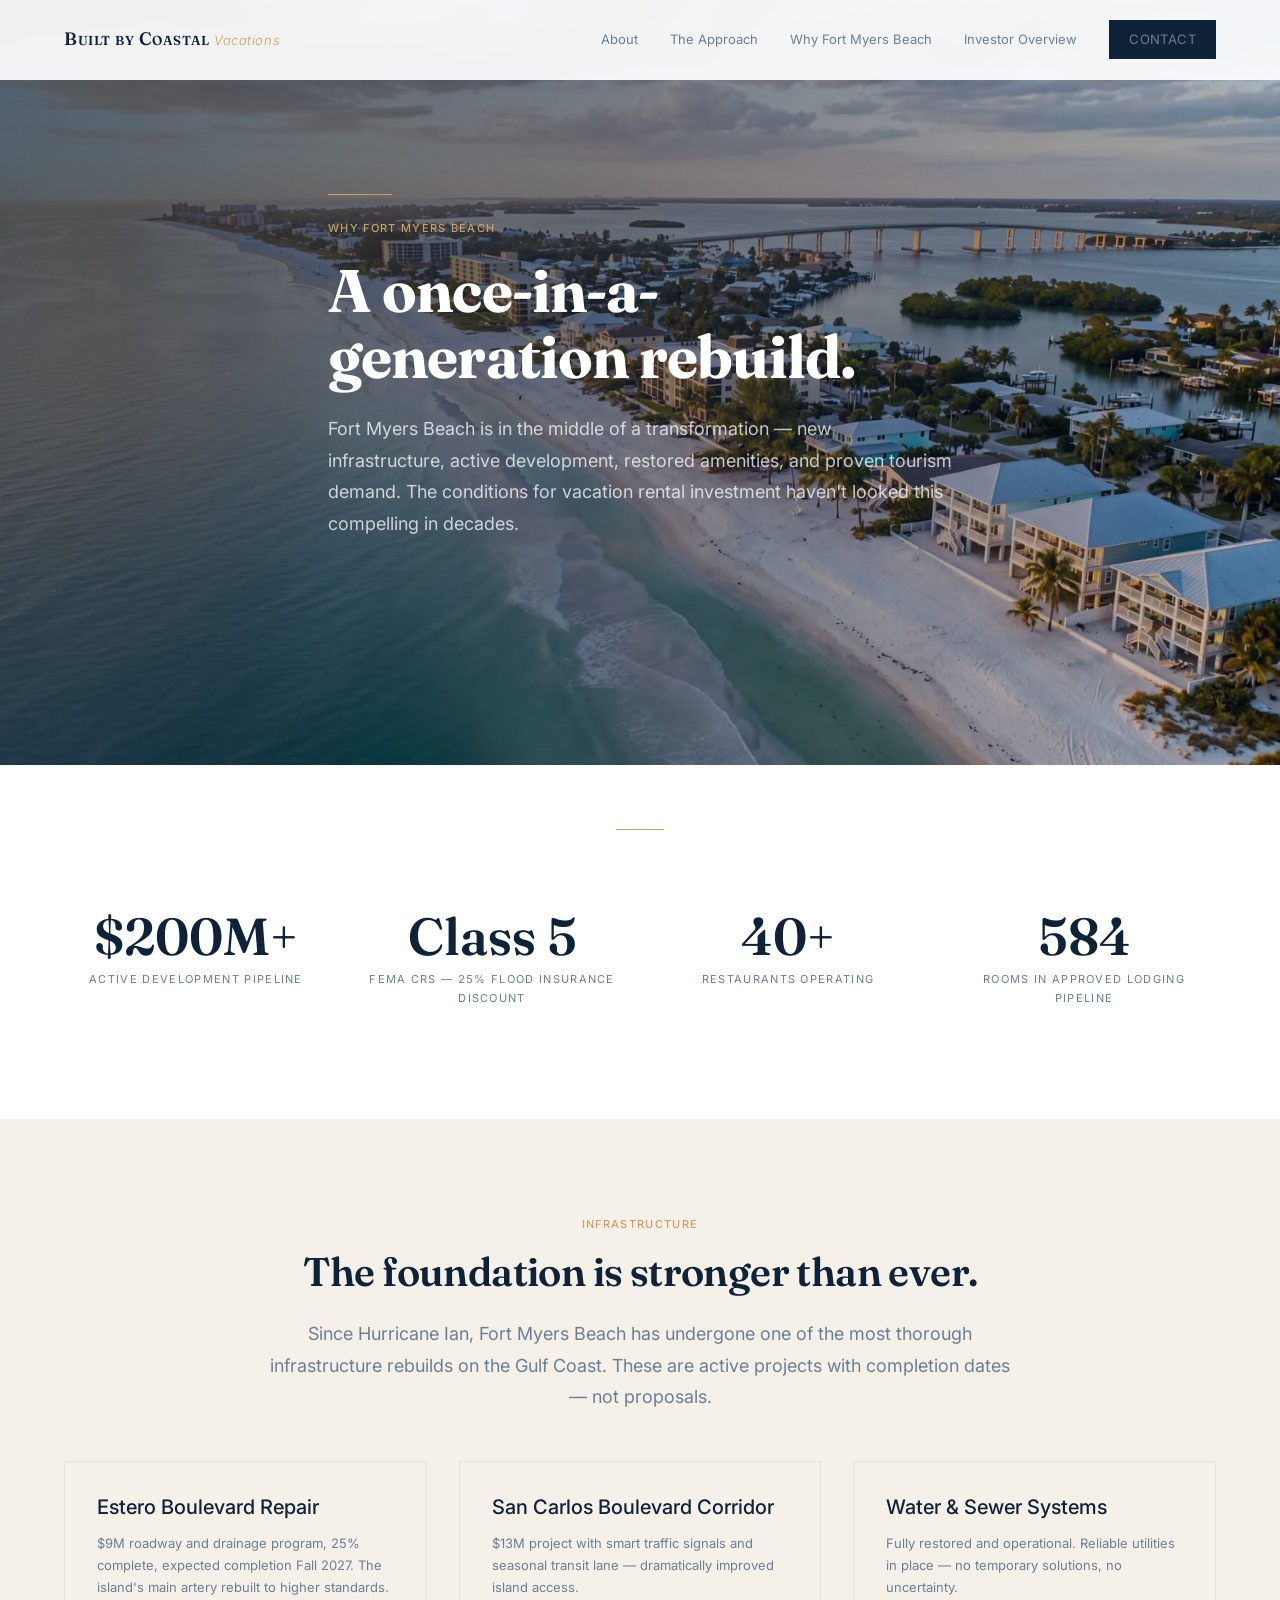
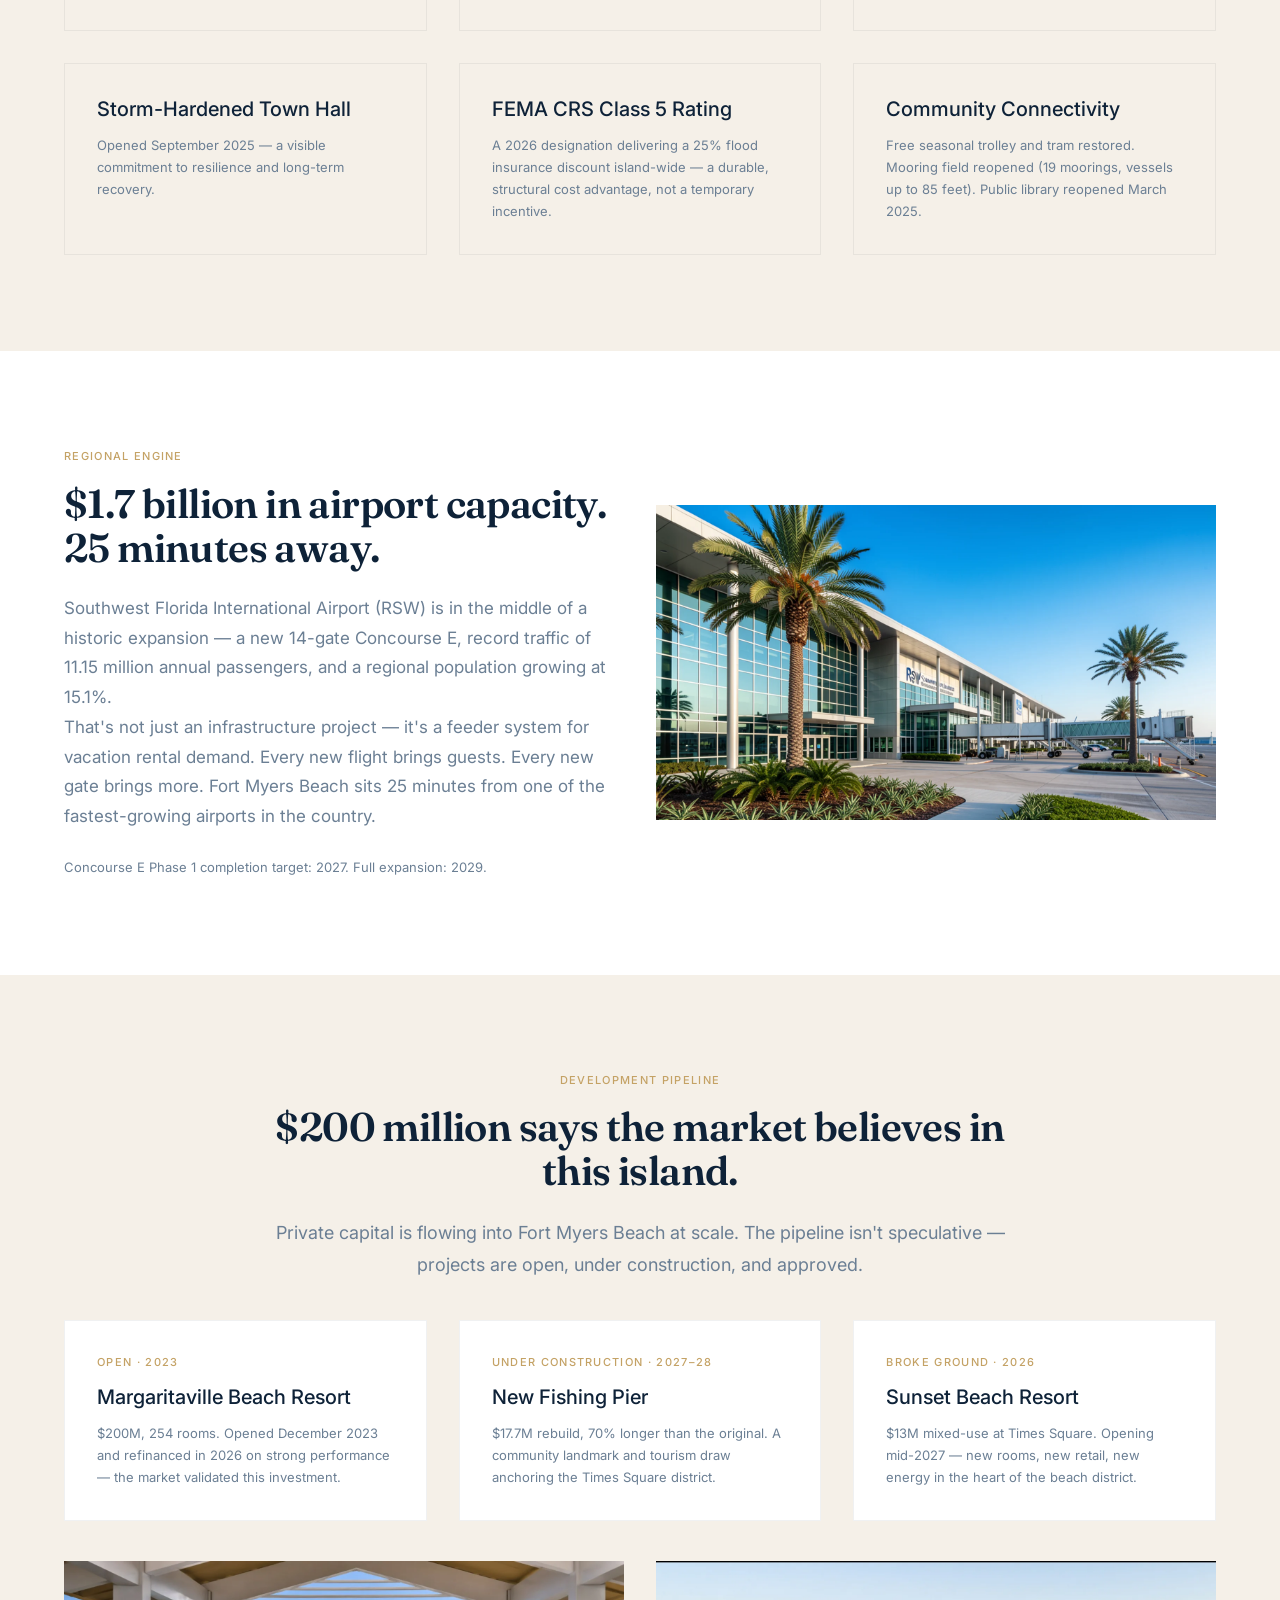
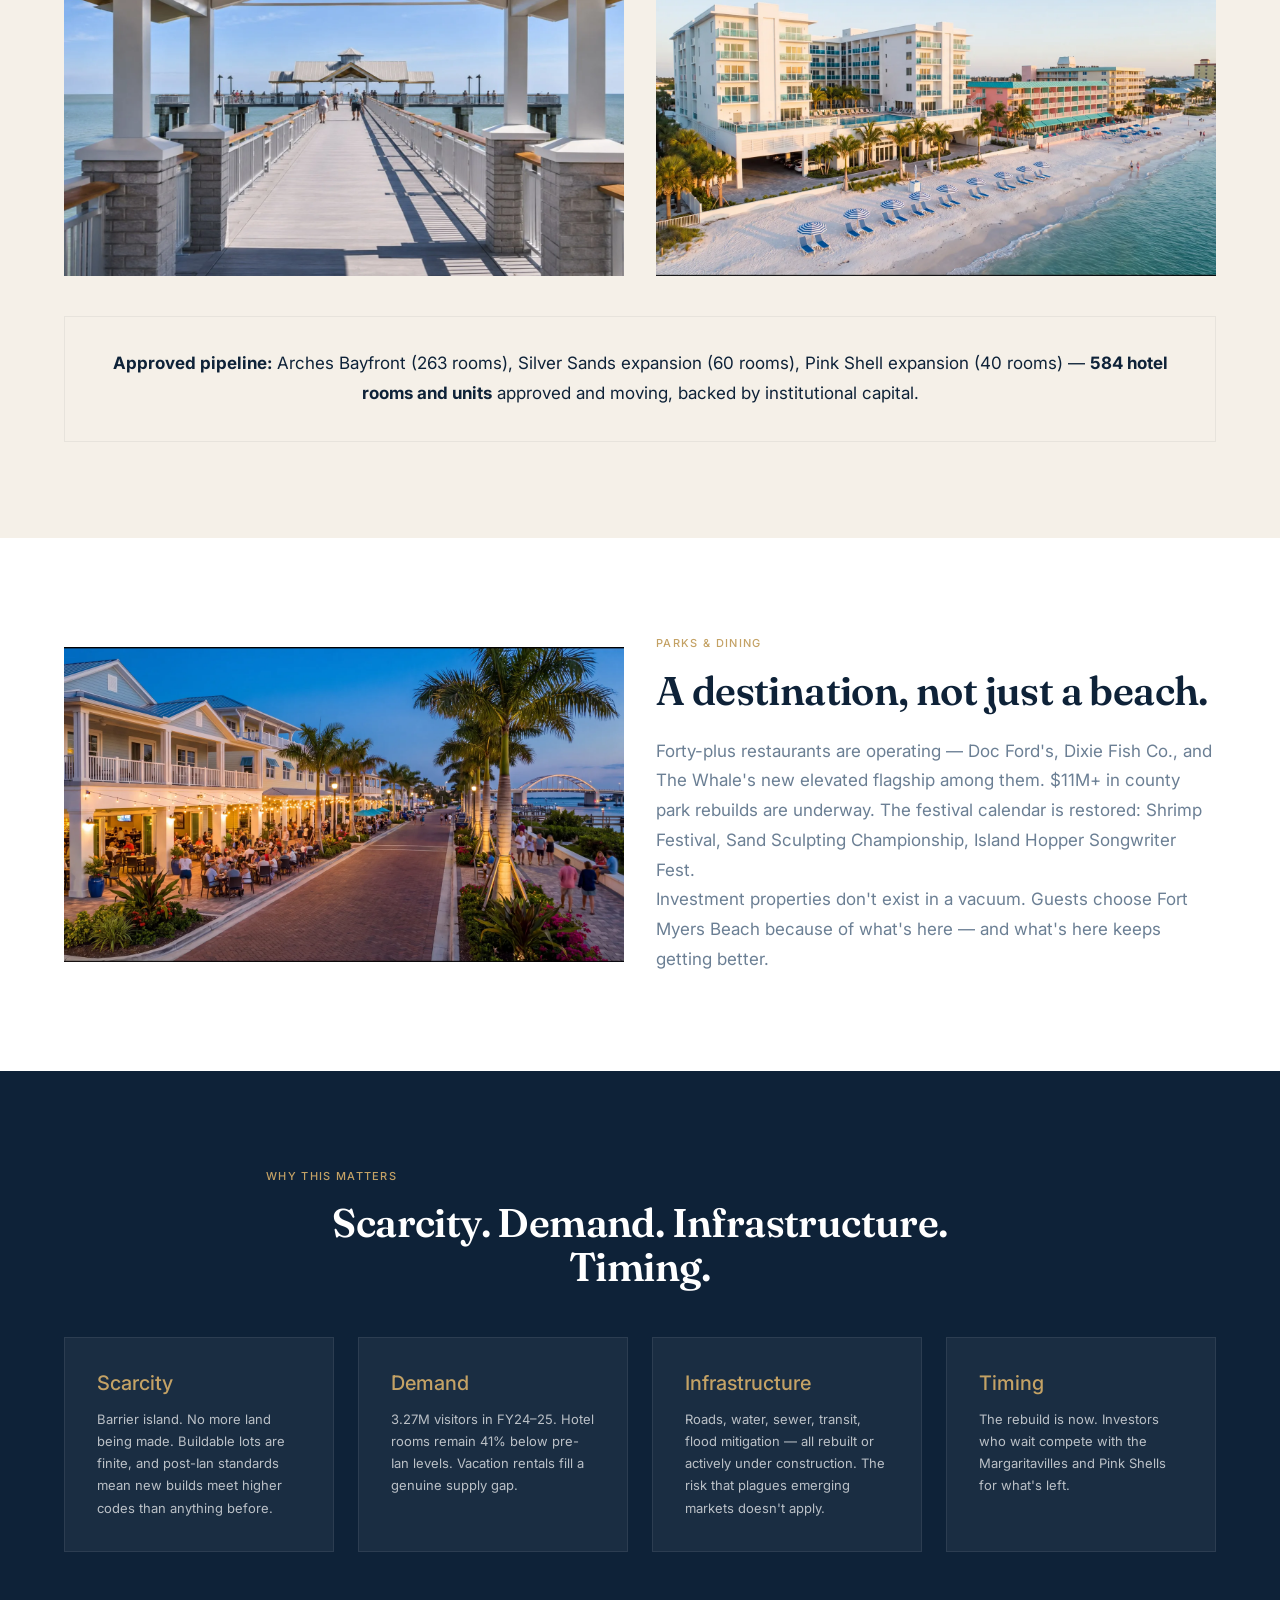
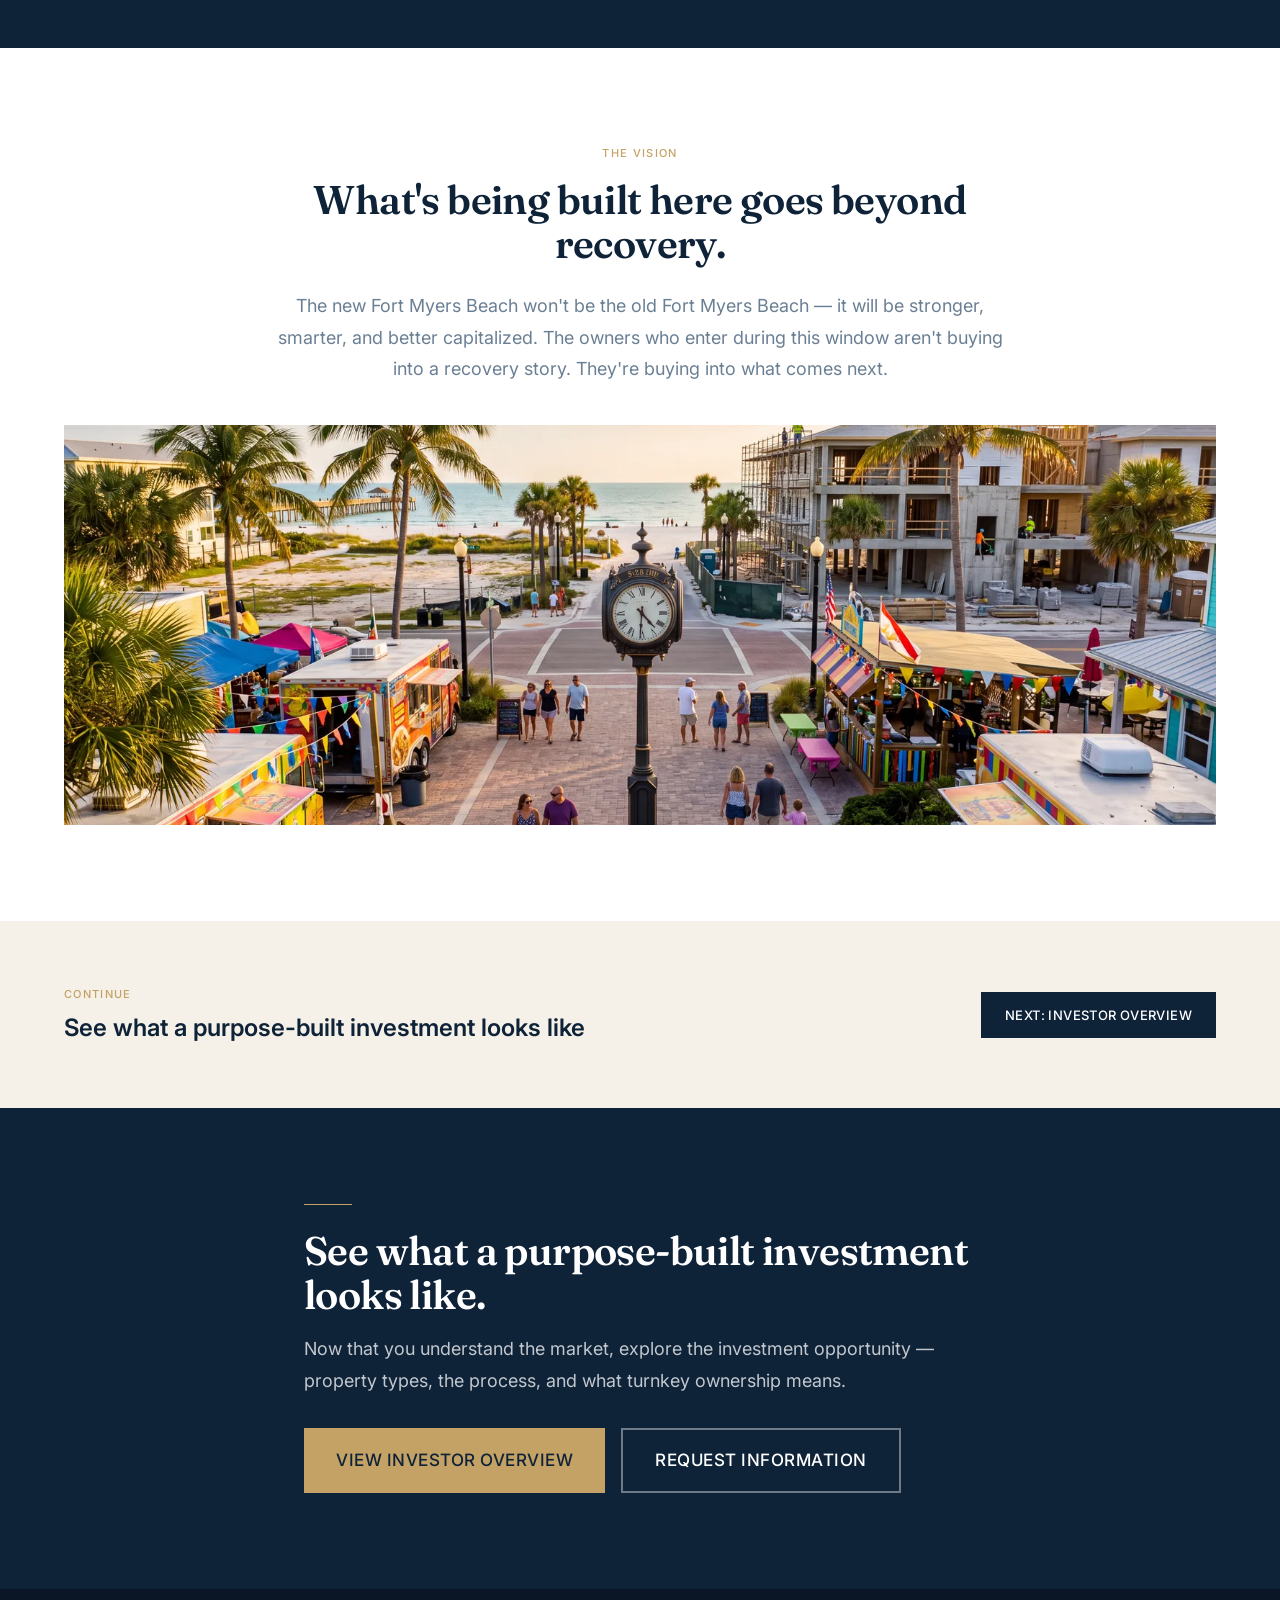
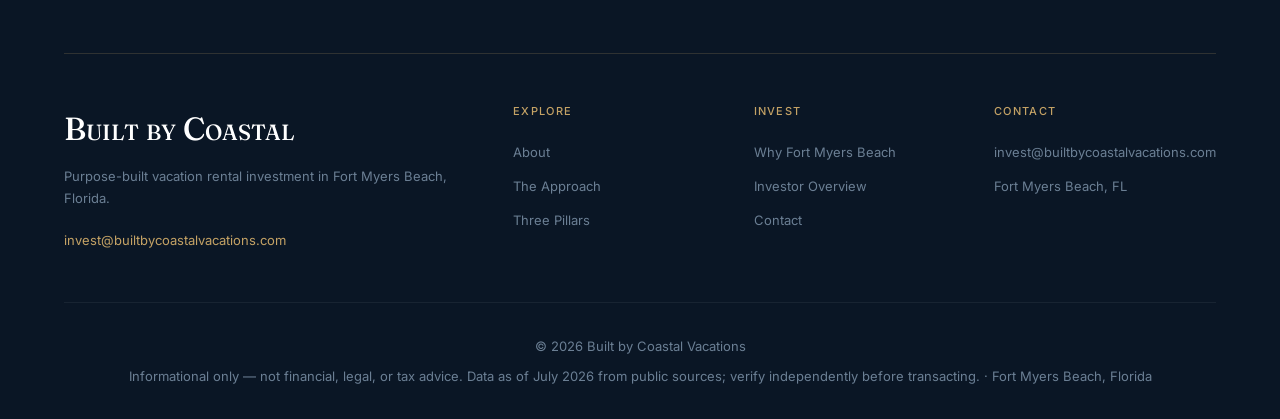
<file: why-fort-myers-beach/index.html>
<!DOCTYPE html>
<html lang="en">
<head>
  <meta charset="UTF-8">
  <meta name="viewport" content="width=device-width, initial-scale=1.0">
  <title>Why Fort Myers Beach | Post-Ian Investment Opportunity</title>
  <meta name="description" content="Fort Myers Beach's once-in-a-generation rebuild: $200M+ active development, FEMA Class 5 flood discounts, 40+ restaurants, and proven tourism demand.">
  <link rel="canonical" href="https://builtbycoastalvacations.com/why-fort-myers-beach/">
  <link rel="icon" type="image/svg+xml" href="/assets/icons/favicon.svg">
  <link rel="apple-touch-icon" href="/assets/icons/apple-touch-icon.png">
  <link rel="preload" as="image" href="/assets/hero/fmb-aerial-v2.webp" type="image/webp" fetchpriority="high">
  <link rel="preconnect" href="https://fonts.googleapis.com">
  <link rel="preconnect" href="https://fonts.gstatic.com" crossorigin>
  <link href="https://fonts.googleapis.com/css2?family=Fraunces:opsz,wght@9..144,400;9..144,500;9..144,600&family=Inter:wght@300;400;500;600;700&display=swap" rel="stylesheet">
  <link rel="stylesheet" href="/tokens.css">
  <meta property="og:title" content="Why Fort Myers Beach | Post-Ian Investment Opportunity">
  <meta property="og:description" content="A once-in-a-generation rebuild. $200M+ in active development, FEMA CRS Class 5, 40+ restaurants, and proven tourism demand.">
  <meta property="og:image" content="https://builtbycoastalvacations.com/assets/og/why-fmb-og.jpg">
  <meta property="og:url" content="https://builtbycoastalvacations.com/why-fort-myers-beach/">
  <meta property="og:type" content="website">
  <meta name="twitter:card" content="summary_large_image">
  <meta name="twitter:title" content="Why Fort Myers Beach | Post-Ian Investment Opportunity">
  <meta name="twitter:description" content="Fort Myers Beach's once-in-a-generation rebuild: $200M+ active development, FEMA Class 5 flood discounts, 40+ restaurants, and proven tourism demand.">
  <meta name="twitter:image" content="https://builtbycoastalvacations.com/assets/og/why-fmb-og.jpg">
  <meta property="og:image:width" content="1200">
  <meta property="og:image:height" content="630">
  <script type="application/ld+json">
  {"@context":"https://schema.org","@type":"Organization","name":"Built by Coastal Vacations","url":"https://builtbycoastalvacations.com","email":"invest@builtbycoastalvacations.com","logo":"https://builtbycoastalvacations.com/assets/icons/favicon.svg","address":{"@type":"PostalAddress","addressLocality":"Fort Myers Beach","addressRegion":"FL","addressCountry":"US"}}
  </script>
  <script type="application/ld+json">
  {"@context":"https://schema.org","@type":"FAQPage","mainEntity":[{"@type":"Question","name":"What is the FEMA flood insurance rating for Fort Myers Beach?","acceptedAnswer":{"@type":"Answer","text":"Fort Myers Beach achieved a FEMA Community Rating System (CRS) Class 5 designation in 2026, which delivers a 25% discount on flood insurance premiums island-wide — a durable, structural cost advantage for property owners."}},{"@type":"Question","name":"What major developments are underway on Fort Myers Beach?","acceptedAnswer":{"@type":"Answer","text":"Active and approved projects include the $200 million Margaritaville Beach Resort (opened December 2023), a $17.7 million new Fishing Pier, the $13 million Sunset Beach Resort at Times Square, and an approved lodging pipeline of roughly 584 rooms including Arches Bayfront, Silver Sands, and Pink Shell expansions."}},{"@type":"Question","name":"How many restaurants and amenities are on Fort Myers Beach?","acceptedAnswer":{"@type":"Answer","text":"More than 40 restaurants are operating, including Doc Ford's Rum Bar & Grille, Dixie Fish Co., and The Whale. The island also has $11M+ in county park rebuilds underway and a restored festival calendar including the Shrimp Festival, Sand Sculpting Championship, and Island Hopper Songwriter Fest."}}]}
  </script>
  <script type="application/ld+json">
  {"@context": "https://schema.org", "@type": "BreadcrumbList", "itemListElement": [{"@type": "ListItem", "position": 1, "name": "Home", "item": "https://builtbycoastalvacations.com/"}, {"@type": "ListItem", "position": 2, "name": "Why Fort Myers Beach", "item": "https://builtbycoastalvacations.com/why-fort-myers-beach/"}]}
  </script>
</head>
<body>
<a href="#main" class="skip-link">Skip to main content</a>

<!-- Nav -->
<nav class="nav" id="nav">
  <div class="container nav-inner">
    <a href="/" class="nav-logo" style="font-variant:small-caps">Built by Coastal <span style="font-variant:normal">Vacations</span></a>
    <button class="nav-toggle" id="navToggle" aria-label="Toggle menu" aria-expanded="false"><span></span><span></span><span></span></button>
    <div class="nav-links" id="navLinks">
      <a href="/about/">About</a>
      <a href="/the-approach/">The Approach</a>
      <a href="/why-fort-myers-beach/">Why Fort Myers Beach</a>
      <a href="/investor-overview/">Investor Overview</a>
      <a href="/contact/" class="btn btn-primary">Contact</a>
    </div>
  </div>
</nav>

<main id="main">

<!-- Hero -->
<section class="hero">
  <picture>
    <source srcset="/assets/hero/fmb-aerial-v2.webp" type="image/webp">
    <img src="/assets/hero/fmb-aerial-v2.png" alt="Aerial view of Fort Myers Beach barrier island at golden hour" class="hero-bg" width="1600" height="900" loading="eager" fetchpriority="high">
  </picture>
  <video class="hero-video" data-src="/assets/hero/video/why-fmb-hero.mp4" autoplay muted loop playsinline preload="none" aria-hidden="true" tabindex="-1"></video>
  <div class="hero-scrim"></div>
  <div class="container hero-content">
    <div class="hero-rule"></div>
    <p class="eyebrow" style="margin-bottom:var(--space-5)">Why Fort Myers Beach</p>
    <h1 style="font-size:3.75rem;font-weight:700">A once-in-a-generation rebuild.</h1>
    <p class="body-lg">Fort Myers Beach is in the middle of a transformation — new infrastructure, active development, restored amenities, and proven tourism demand. The conditions for vacation rental investment haven't looked this compelling in decades.</p>
  </div>
</section>

<!-- Stat Band -->
<section class="section-sm bg-white">
  <div class="container reveal">
    <div class="gold-rule" style="margin:0 auto var(--space-8)"></div>
    <div class="stat-band">
      <div class="stat-item">
        <div class="stat-number">$200M+</div>
        <div class="stat-label">Active development pipeline</div>
      </div>
      <div class="stat-item">
        <div class="stat-number">Class 5</div>
        <div class="stat-label">FEMA CRS — 25% flood insurance discount</div>
      </div>
      <div class="stat-item">
        <div class="stat-number">40+</div>
        <div class="stat-label">Restaurants operating</div>
      </div>
      <div class="stat-item">
        <div class="stat-number">584</div>
        <div class="stat-label">Rooms in approved lodging pipeline</div>
      </div>
    </div>
  </div>
</section>

<!-- Infrastructure -->
<section class="section bg-cream">
  <div class="container reveal">
    <div style="max-width:var(--measure);margin:0 auto var(--space-12)">
      <p class="eyebrow" style="margin-bottom:var(--space-4);text-align:center">Infrastructure</p>
      <h2 style="margin-bottom:var(--space-6);text-align:center">The foundation is stronger than ever.</h2>
      <p class="body-lg text-slate" style="text-align:center">Since Hurricane Ian, Fort Myers Beach has undergone one of the most thorough infrastructure rebuilds on the Gulf Coast. These are active projects with completion dates — not proposals.</p>
    </div>
    <div class="grid-3">
      <div class="card card-cream">
        <h3 class="h4">Estero Boulevard Repair</h3>
        <p class="body-sm text-slate">$9M roadway and drainage program, 25% complete, expected completion Fall 2027. The island's main artery rebuilt to higher standards.</p>
      </div>
      <div class="card card-cream">
        <h3 class="h4">San Carlos Boulevard Corridor</h3>
        <p class="body-sm text-slate">$13M project with smart traffic signals and seasonal transit lane — dramatically improved island access.</p>
      </div>
      <div class="card card-cream">
        <h3 class="h4">Water &amp; Sewer Systems</h3>
        <p class="body-sm text-slate">Fully restored and operational. Reliable utilities in place — no temporary solutions, no uncertainty.</p>
      </div>
      <div class="card card-cream">
        <h3 class="h4">Storm-Hardened Town Hall</h3>
        <p class="body-sm text-slate">Opened September 2025 — a visible commitment to resilience and long-term recovery.</p>
      </div>
      <div class="card card-cream">
        <h3 class="h4">FEMA CRS Class 5 Rating</h3>
        <p class="body-sm text-slate">A 2026 designation delivering a 25% flood insurance discount island-wide — a durable, structural cost advantage, not a temporary incentive.</p>
      </div>
      <div class="card card-cream">
        <h3 class="h4">Community Connectivity</h3>
        <p class="body-sm text-slate">Free seasonal trolley and tram restored. Mooring field reopened (19 moorings, vessels up to 85 feet). Public library reopened March 2025.</p>
      </div>
    </div>
  </div>
</section>

<!-- Regional Engine -->
<section class="section bg-white">
  <div class="container reveal">
    <div class="grid-2">
      <div class="content-col">
        <p class="eyebrow" style="margin-bottom:var(--space-4)">Regional Engine</p>
        <h2 style="margin-bottom:var(--space-6)">$1.7 billion in airport capacity. 25 minutes away.</h2>
        <div class="body-base text-slate space-y-4">
          <p>Southwest Florida International Airport (RSW) is in the middle of a historic expansion — a new 14-gate Concourse E, record traffic of 11.15 million annual passengers, and a regional population growing at 15.1%.</p>
          <p>That's not just an infrastructure project — it's a feeder system for vacation rental demand. Every new flight brings guests. Every new gate brings more. Fort Myers Beach sits 25 minutes from one of the fastest-growing airports in the country.</p>
          <p style="font-size:var(--text-sm);color:var(--slate);margin-top:var(--space-6)">Concourse E Phase 1 completion target: 2027. Full expansion: 2029.</p>
        </div>
      </div>
      <div>
        <picture>
          <source srcset="/assets/hero/rsw-airport.webp" type="image/webp">
          <img src="/assets/hero/rsw-airport.png" alt="Modern airport terminal at RSW Southwest Florida International Airport — palm trees and tropical landscaping" width="800" height="450" loading="lazy" style="width:100%">
        </picture>
      </div>
    </div>
  </div>
</section>

<!-- Development Pipeline -->
<section class="section bg-cream">
  <div class="container reveal">
    <div style="max-width:var(--measure);margin:0 auto var(--space-10)">
      <p class="eyebrow" style="margin-bottom:var(--space-4);text-align:center">Development Pipeline</p>
      <h2 style="margin-bottom:var(--space-6);text-align:center">$200 million says the market believes in this island.</h2>
      <p class="body-lg text-slate" style="text-align:center">Private capital is flowing into Fort Myers Beach at scale. The pipeline isn't speculative — projects are open, under construction, and approved.</p>
    </div>
    <div class="grid-3" style="margin-bottom:var(--space-10)">
      <div class="card">
        <p class="eyebrow" style="margin-bottom:var(--space-3)">Open · 2023</p>
        <h3 class="h4">Margaritaville Beach Resort</h3>
        <p class="body-sm text-slate">$200M, 254 rooms. Opened December 2023 and refinanced in 2026 on strong performance — the market validated this investment.</p>
      </div>
      <div class="card">
        <p class="eyebrow" style="margin-bottom:var(--space-3)">Under construction · 2027–28</p>
        <h3 class="h4">New Fishing Pier</h3>
        <p class="body-sm text-slate">$17.7M rebuild, 70% longer than the original. A community landmark and tourism draw anchoring the Times Square district.</p>
      </div>
      <div class="card">
        <p class="eyebrow" style="margin-bottom:var(--space-3)">Broke ground · 2026</p>
        <h3 class="h4">Sunset Beach Resort</h3>
        <p class="body-sm text-slate">$13M mixed-use at Times Square. Opening mid-2027 — new rooms, new retail, new energy in the heart of the beach district.</p>
      </div>
    </div>
    <div class="grid-2" style="margin-bottom:var(--space-10)">
      <picture>
        <source srcset="/assets/hero/pier-photo-1.webp" type="image/webp">
        <img src="/assets/hero/pier-photo-1.jpg" alt="Fort Myers Beach Fishing Pier — construction progress with new timber decking extending into the Gulf" width="800" height="450" loading="lazy" style="width:100%">
      </picture>
      <picture>
        <source srcset="/assets/hero/pier-photo-2.webp" type="image/webp">
        <img src="/assets/hero/pier-photo-2.jpg" alt="Beachfront resorts on Fort Myers Beach — modern Gulf-front hotel and classic colorful beachfront resort on powdery white sand" width="800" height="450" loading="lazy" style="width:100%">
      </picture>
    </div>
    <div class="card card-cream" style="text-align:center;margin-top:var(--space-8)">
      <p class="body-base"><strong>Approved pipeline:</strong> Arches Bayfront (263 rooms), Silver Sands expansion (60 rooms), Pink Shell expansion (40 rooms) — <strong>584 hotel rooms and units</strong> approved and moving, backed by institutional capital.</p>
    </div>
  </div>
</section>

<!-- Parks & Dining -->
<section class="section bg-white">
  <div class="container reveal">
    <div class="grid-2">
      <div>
        <picture>
          <source srcset="/assets/hero/fmb-dining.webp" type="image/webp">
          <img src="/assets/hero/fmb-dining.png" alt="Rebuilt Old San Carlos Boulevard dining district on Fort Myers Beach — new elevated coastal buildings, string-lit patio dining, Matanzas Pass bridge beyond" width="800" height="450" loading="lazy" style="width:100%">
        </picture>
      </div>
      <div>
        <p class="eyebrow" style="margin-bottom:var(--space-4)">Parks &amp; Dining</p>
        <h2 style="margin-bottom:var(--space-6)">A destination, not just a beach.</h2>
        <div class="body-base text-slate space-y-4">
          <p>Forty-plus restaurants are operating — Doc Ford's, Dixie Fish Co., and The Whale's new elevated flagship among them. $11M+ in county park rebuilds are underway. The festival calendar is restored: Shrimp Festival, Sand Sculpting Championship, Island Hopper Songwriter Fest.</p>
          <p>Investment properties don't exist in a vacuum. Guests choose Fort Myers Beach because of what's here — and what's here keeps getting better.</p>
        </div>
      </div>
    </div>
  </div>
</section>

<!-- Why This Matters -->
<section class="section bg-navy">
  <div class="container reveal">
    <div style="max-width:var(--measure);margin:0 auto var(--space-12)">
      <p class="eyebrow" style="margin-bottom:var(--space-4)">Why This Matters</p>
      <h2 class="text-light" style="text-align:center">Scarcity. Demand. Infrastructure. Timing.</h2>
    </div>
    <div class="grid-4">
      <div class="card" style="background:rgba(255,255,255,0.05);border-color:rgba(255,255,255,0.08)">
        <h4 style="color:var(--gold)">Scarcity</h4>
        <p class="body-sm" style="color:rgba(255,255,255,0.7)">Barrier island. No more land being made. Buildable lots are finite, and post-Ian standards mean new builds meet higher codes than anything before.</p>
      </div>
      <div class="card" style="background:rgba(255,255,255,0.05);border-color:rgba(255,255,255,0.08)">
        <h4 style="color:var(--gold)">Demand</h4>
        <p class="body-sm" style="color:rgba(255,255,255,0.7)">3.27M visitors in FY24–25. Hotel rooms remain 41% below pre-Ian levels. Vacation rentals fill a genuine supply gap.</p>
      </div>
      <div class="card" style="background:rgba(255,255,255,0.05);border-color:rgba(255,255,255,0.08)">
        <h4 style="color:var(--gold)">Infrastructure</h4>
        <p class="body-sm" style="color:rgba(255,255,255,0.7)">Roads, water, sewer, transit, flood mitigation — all rebuilt or actively under construction. The risk that plagues emerging markets doesn't apply.</p>
      </div>
      <div class="card" style="background:rgba(255,255,255,0.05);border-color:rgba(255,255,255,0.08)">
        <h4 style="color:var(--gold)">Timing</h4>
        <p class="body-sm" style="color:rgba(255,255,255,0.7)">The rebuild is now. Investors who wait compete with the Margaritavilles and Pink Shells for what's left.</p>
      </div>
    </div>
  </div>
</section>

<!-- The Vision -->
<section class="section bg-white">
  <div class="container reveal">
    <div style="max-width:var(--measure);margin:0 auto var(--space-10);text-align:center">
      <p class="eyebrow" style="margin-bottom:var(--space-4)">The Vision</p>
      <h2 style="margin-bottom:var(--space-6)">What's being built here goes beyond recovery.</h2>
      <p class="body-lg text-slate">The new Fort Myers Beach won't be the old Fort Myers Beach — it will be stronger, smarter, and better capitalized. The owners who enter during this window aren't buying into a recovery story. They're buying into what comes next.</p>
    </div>
    <picture>
      <source srcset="/assets/hero/fmb-sunrise.webp" type="image/webp">
      <img src="/assets/hero/fmb-sunrise.png" alt="Times Square on Fort Myers Beach — restored street clock, food trucks and new elevated construction rising one block from the Gulf" width="1600" height="500" loading="lazy" style="width:100%;max-height:400px;object-fit:cover">
    </picture>
  </div>
</section>

<!-- Next Page -->
<section class="section-sm bg-cream">
  <div class="container reveal" style="display:flex;justify-content:space-between;align-items:center;gap:var(--space-6);flex-wrap:wrap">
    <div>
      <p class="eyebrow" style="margin-bottom:var(--space-2)">Continue</p>
      <span class="h3" style="color:var(--navy)">See what a purpose-built investment looks like</span>
    </div>
    <a href="/investor-overview/" class="btn btn-primary">Next: Investor Overview</a>
  </div>
</section>

<!-- Pre-footer -->
<section class="pre-footer">
  <div class="container pre-footer-content reveal" style="max-width:42rem">
    <div class="pre-footer-rule"></div>
    <h2 class="text-light" style="margin-bottom:var(--space-4)">See what a purpose-built investment looks like.</h2>
    <p class="body-lg" style="color:rgba(255,255,255,0.75);margin-bottom:var(--space-8)">Now that you understand the market, explore the investment opportunity — property types, the process, and what turnkey ownership means.</p>
    <div class="hero-ctas">
      <a href="/investor-overview/" class="btn btn-gold btn-lg">View Investor Overview</a>
      <a href="/contact/" class="btn btn-outline btn-lg">Request Information</a>
    </div>
  </div>
</section>

</main>

<!-- Footer -->
<footer class="footer">
  <div class="container">
    <div class="footer-rule"></div>
    <div class="footer-grid">
      <div>
        <span class="footer-wordmark" style="font-variant:small-caps">Built by Coastal</span>
        <p class="body-sm text-slate" style="margin-bottom:var(--space-4)">Purpose-built vacation rental investment in Fort Myers Beach, Florida.</p>
        <a href="mailto:invest@builtbycoastalvacations.com" class="text-gold body-sm">invest@builtbycoastalvacations.com</a>
      </div>
      <div class="footer-col">
        <h5>Explore</h5>
        <a href="/about/">About</a><a href="/the-approach/">The Approach</a><a href="/the-approach/#pillars">Three Pillars</a>
      </div>
      <div class="footer-col">
        <h5>Invest</h5>
        <a href="/why-fort-myers-beach/">Why Fort Myers Beach</a><a href="/investor-overview/">Investor Overview</a><a href="/contact/">Contact</a>
      </div>
      <div class="footer-col">
        <h5>Contact</h5>
        <a href="mailto:invest@builtbycoastalvacations.com">invest@builtbycoastalvacations.com</a>
        <span class="body-sm text-slate">Fort Myers Beach, FL</span>
      </div>
    </div>
    <div class="footer-bottom">
      <p class="body-sm text-slate">© 2026 Built by Coastal Vacations</p>
      <p class="body-sm text-slate" style="margin-top:var(--space-2)">Informational only — not financial, legal, or tax advice. Data as of July 2026 from public sources; verify independently before transacting. · Fort Myers Beach, Florida</p>
    </div>
  </div>
</footer>

<script>
(function(){
  var toggle=document.getElementById('navToggle'),links=document.getElementById('navLinks'),nav=document.getElementById('nav');
  toggle.addEventListener('click',function(){var open=this.classList.toggle('active');links.classList.toggle('active');this.setAttribute('aria-expanded',open);});
  var io=new IntersectionObserver(function(es){es.forEach(function(e){if(e.isIntersecting){e.target.classList.add('visible');io.unobserve(e.target);}});},{threshold:0.12});
  document.querySelectorAll('.reveal').forEach(function(el){io.observe(el);});
  addEventListener('scroll',function(){nav.classList.toggle('scrolled',scrollY>50);},{passive:true});
})();
</script>

<script>
(function(){
  var v=document.querySelector('.hero-video');if(!v)return;
  var ok=window.matchMedia('(min-width: 768px)').matches
    && window.matchMedia('(prefers-reduced-motion: no-preference)').matches
    && !(navigator.connection&&navigator.connection.saveData);
  if(!ok){v.remove();return;}
  var w=document.createElement('source');w.src=v.dataset.src.replace('.mp4','.webm');w.type='video/webm';
  var s=document.createElement('source');s.src=v.dataset.src;s.type='video/mp4';
  v.appendChild(w);v.appendChild(s);v.load();
  v.addEventListener('playing',function(){v.classList.add('playing');});
  var p=v.play();if(p&&p.catch)p.catch(function(){v.remove();});
})();
</script>
</body>
</html>
</file>
<file: tokens.css>
:root {
  /* ═══ Brand Colors v2.0 ═══ */
  --navy: #0E2238;
  --navy-light: #152d4a;
  --slate: #6B7F94;
  --gold: #C4A265;
  --gold-hover: #b08d4e;
  --cream: #F5F0E8;
  --cream-light: #FAF7F2;
  --white: #FFFFFF;
  --black: #0A1625;

  /* ═══ Typography v2.0 ═══ */
  --font-display: 'Fraunces', Georgia, 'Times New Roman', serif;
  --font-body: 'Inter', system-ui, -apple-system, sans-serif;
  --font-mono: ui-monospace, SFMono-Regular, Menlo, Consolas, monospace;

  --text-xs: 0.6875rem;   /* 11px — eyebrows */
  --text-sm: 0.8125rem;   /* 13px — captions, nav */
  --text-base: 1.0625rem; /* 17px — body */
  --text-lg: 1.125rem;    /* 18px — lead */
  --text-xl: 1.25rem;     /* 20px */
  --text-2xl: 1.5rem;     /* 24px */
  --text-3xl: 2rem;       /* 32px */
  --text-4xl: 2.5rem;     /* 40px */
  --text-5xl: 3.25rem;    /* 52px — H1 */
  --text-6xl: 4rem;       /* 64px — display */

  --leading-tight: 1.1;
  --leading-snug: 1.3;
  --leading-normal: 1.7;
  --leading-relaxed: 1.75;

  --font-light: 300;
  --font-normal: 400;
  --font-medium: 500;
  --font-semibold: 600;
  --font-bold: 700;

  --tracking-tight: -0.015em;
  --tracking-normal: 0;
  --tracking-wide: 0.03em;
  --tracking-eyebrow: 0.12em;

  /* ═══ Spacing ═══ */
  --space-1: 0.25rem; --space-2: 0.5rem; --space-3: 0.75rem;
  --space-4: 1rem; --space-5: 1.25rem; --space-6: 1.5rem;
  --space-8: 2rem; --space-10: 2.5rem; --space-12: 3rem;
  --space-16: 4rem; --space-20: 5rem; --space-24: 6rem;
  --section-y: var(--space-24);
  --section-y-sm: var(--space-16);

  /* ═══ Grid ═══ */
  --container-max: 75rem;  /* 1200px */
  --container-padding: var(--space-6);
  --grid-columns: 12;
  --grid-gap: var(--space-8);
  --measure: 68ch;

  /* ═══ Borders ═══ */
  --radius-none: 0;
  --radius-sm: 2px;
  --radius-full: 9999px;

  /* ═══ Shadows ═══ */
  --shadow-sm: 0 1px 3px rgba(10,22,37,0.06);
  --shadow-md: 0 4px 12px rgba(10,22,37,0.08);
  --shadow-lg: 0 8px 30px rgba(10,22,37,0.12);
  --shadow-card: 0 2px 8px rgba(10,22,37,0.04);

  /* ═══ Motion ═══ */
  --ease-out: cubic-bezier(0.16, 1, 0.3, 1);
  --ease-in-out: cubic-bezier(0.4, 0, 0.2, 1);
  --duration-fast: 150ms;
  --duration-normal: 350ms;
  --duration-slow: 450ms;

  /* ═══ Nav ═══ */
  --nav-height: 5rem;
}

/* ═══ Global ═══ */
*,*::before,*::after{box-sizing:border-box;margin:0;padding:0}
html{scroll-behavior:smooth;-webkit-font-smoothing:antialiased}
body{font-family:var(--font-body);font-size:var(--text-base);line-height:var(--leading-normal);color:var(--navy);background:var(--white);font-weight:var(--font-normal)}
img{display:block;max-width:100%;height:auto}
a{color:inherit;text-decoration:none}

/* ═══ Typography ═══ */
h1,h2,.h1,.h2{font-family:var(--font-display);font-weight:var(--font-semibold);line-height:var(--leading-tight);letter-spacing:var(--tracking-tight)}
h1,.h1{font-size:var(--text-5xl)}
h2,.h2{font-size:var(--text-4xl)}
h3,.h3{font-family:var(--font-body);font-size:var(--text-2xl);font-weight:var(--font-semibold);line-height:var(--leading-snug)}
h4,.h4{font-family:var(--font-body);font-size:var(--text-xl);font-weight:var(--font-medium);line-height:var(--leading-snug)}
h5{font-size:var(--text-base);font-weight:var(--font-medium)}
.body-lg{font-size:var(--text-lg);line-height:var(--leading-relaxed)}
.body-base{font-size:var(--text-base);line-height:var(--leading-relaxed)}
.body-sm{font-size:var(--text-sm);line-height:var(--leading-normal)}
.eyebrow{font-size:var(--text-xs);font-weight:var(--font-medium);text-transform:uppercase;letter-spacing:var(--tracking-eyebrow);color:var(--gold)}
.pull-quote{font-family:var(--font-display);font-size:var(--text-3xl);font-weight:var(--font-medium);line-height:var(--leading-snug);color:var(--navy)}
.stat-number{font-family:var(--font-display);font-size:var(--text-5xl);font-weight:var(--font-semibold);line-height:1;color:var(--navy);font-feature-settings:'tnum','lnum'}
.stat-label{font-size:var(--text-sm);color:var(--slate);font-feature-settings:'tnum'}

.text-gold{color:var(--gold)}
.text-slate{color:var(--slate)}
.text-light{color:var(--white)}
.text-center{text-align:center}

/* ═══ Container + Grid ═══ */
.container{width:100%;max-width:var(--container-max);margin:0 auto;padding:0 var(--container-padding)}
.grid-12{display:grid;grid-template-columns:repeat(12,1fr);gap:var(--grid-gap)}
.grid-2{display:grid;grid-template-columns:repeat(2,1fr);gap:var(--grid-gap);align-items:center}
.grid-3{display:grid;grid-template-columns:repeat(3,1fr);gap:var(--grid-gap)}
.grid-4{display:grid;grid-template-columns:repeat(4,1fr);gap:var(--space-6)}
.content-col{max-width:var(--measure);margin:0 auto}

/* ═══ Sections ═══ */
.section{padding:var(--section-y) 0}
.section-sm{padding:var(--section-y-sm) 0}
.bg-cream{background:var(--cream)}
.bg-navy{background:var(--navy);color:var(--white)}
.bg-navy a{color:var(--white)}
.bg-white{background:var(--white)}

/* ═══ Buttons ═══ */
.btn{display:inline-flex;align-items:center;justify-content:center;gap:var(--space-2);padding:var(--space-3) var(--space-6);font-family:var(--font-body);font-size:var(--text-sm);font-weight:var(--font-medium);letter-spacing:var(--tracking-wide);text-transform:uppercase;transition:all var(--duration-fast) var(--ease-out);cursor:pointer;border:none}
.btn-primary{background:var(--navy);color:var(--white)}
.btn-primary:hover{background:var(--navy-light)}
.btn-gold{background:var(--gold);color:var(--navy)}
.btn-gold:hover{background:var(--gold-hover)}
.btn-ghost{background:rgba(255,255,255,0.95);color:var(--navy)}
.btn-ghost:hover{background:var(--white)}
.btn-outline{background:transparent;color:var(--white);border:2px solid rgba(255,255,255,0.4)}
.btn-outline:hover{border-color:var(--white)}
.btn-lg{padding:var(--space-4) var(--space-8);font-size:var(--text-base)}
.btn-sm{padding:var(--space-2) var(--space-4);font-size:var(--text-xs)}

/* ═══ Nav ═══ */
.nav{position:fixed;top:0;left:0;right:0;z-index:100;height:var(--nav-height);background:rgba(255,255,255,0.92);backdrop-filter:blur(12px);-webkit-backdrop-filter:blur(12px);border-bottom:1px solid transparent;transition:all var(--duration-normal) var(--ease-out)}
.nav.scrolled{border-bottom-color:rgba(10,22,37,0.06);box-shadow:var(--shadow-sm)}
.nav-inner{display:flex;align-items:center;justify-content:space-between;height:100%}
.nav-logo{font-family:var(--font-display);font-size:var(--text-lg);font-weight:var(--font-semibold);letter-spacing:var(--tracking-wide);color:var(--navy)}
.nav-logo span{font-family:var(--font-body);font-weight:var(--font-light);font-style:italic;color:var(--gold);font-size:var(--text-sm)}
.nav-links{display:flex;align-items:center;gap:var(--space-8)}
.nav-links a{font-size:var(--text-sm);font-weight:var(--font-normal);color:var(--slate);position:relative;transition:color var(--duration-fast)}
.nav-links a::after{content:'';position:absolute;bottom:-4px;left:0;width:0;height:1px;background:var(--gold);transition:width var(--duration-normal) var(--ease-out)}
.nav-links a:hover{color:var(--navy)}
.nav-links a:hover::after{width:100%}
.nav-links .btn{padding:var(--space-2) var(--space-5)}
.nav-toggle{display:none;flex-direction:column;gap:5px;background:none;border:none;cursor:pointer;padding:var(--space-2)}
.nav-toggle span{display:block;width:22px;height:1.5px;background:var(--navy);transition:all var(--duration-fast)}
.nav-toggle.active span:nth-child(1){transform:rotate(45deg)translate(5px,5px)}
.nav-toggle.active span:nth-child(2){opacity:0}
.nav-toggle.active span:nth-child(3){transform:rotate(-45deg)translate(5px,-5px)}

/* ═══ Hero ═══ */
.hero{position:relative;min-height:85vh;display:flex;align-items:center;overflow:hidden;background:var(--navy)}
.hero-bg{position:absolute;inset:0;width:100%;height:100%;object-fit:cover}
.hero-scrim{position:absolute;inset:0;background:linear-gradient(105deg,rgba(14,34,56,0.72) 0%,rgba(14,34,56,0.55) 45%,rgba(14,34,56,0.15) 100%)}
.hero-content{position:relative;z-index:2;max-width:42rem}
.hero-content h1{font-family:var(--font-display);font-size:var(--text-5xl);font-weight:var(--font-semibold);line-height:var(--leading-tight);color:var(--white);margin-bottom:var(--space-6)}
.hero-content .body-lg{color:rgba(255,255,255,0.75);margin-bottom:var(--space-8);font-size:var(--text-lg)}
.hero-ctas{display:flex;gap:var(--space-4);flex-wrap:wrap}
.hero-rule{width:4rem;height:1px;background:var(--gold);margin-bottom:var(--space-6)}

/* ═══ Cards ═══ */
.card{padding:var(--space-8);background:var(--white);border:1px solid rgba(10,22,37,0.06);transition:transform var(--duration-fast) var(--ease-out),box-shadow var(--duration-fast) var(--ease-out)}
.card:hover{transform:translateY(-2px);box-shadow:var(--shadow-md)}
.card-cream{background:var(--cream)}
.card-number{font-family:var(--font-display);font-size:var(--text-5xl);font-weight:var(--font-medium);color:var(--gold);opacity:0.4;line-height:1;margin-bottom:var(--space-4)}
.card h4,.card h3.h4{margin-bottom:var(--space-3)}
.card-icon{margin-bottom:var(--space-4);color:var(--gold)}

/* ═══ Stat Band ═══ */
.stat-band{display:grid;grid-template-columns:repeat(4,1fr);gap:var(--space-8);padding:var(--space-12) 0}
.stat-item{text-align:center}
.stat-item .stat-number{margin-bottom:var(--space-2)}
.stat-item .stat-label{font-size:var(--text-xs);letter-spacing:var(--tracking-eyebrow);text-transform:uppercase}

/* ═══ Process Timeline ═══ */
.process{position:relative;padding:var(--space-8) 0}
.process::before{content:'';position:absolute;top:2rem;left:0;right:0;height:1px;background:var(--gold);opacity:0.3}
.process-steps{display:grid;grid-template-columns:repeat(5,1fr);gap:var(--space-4);position:relative;z-index:1}
.process-step{text-align:center;padding:var(--space-4)}
.process-step-num{display:flex;align-items:center;justify-content:center;width:2.5rem;height:2.5rem;border:1px solid var(--gold);color:var(--gold);font-family:var(--font-display);font-size:var(--text-lg);margin:0 auto var(--space-4);background:var(--white)}

/* ═══ Pre-footer CTA ═══ */
.pre-footer{position:relative;overflow:hidden;background:var(--navy)}
.pre-footer-content{padding:var(--section-y) 0}
.pre-footer-rule{width:3rem;height:1px;background:var(--gold);margin-bottom:var(--space-6)}

/* ═══ Footer ═══ */
.footer{background:var(--black);color:var(--white);padding:var(--space-16) 0 var(--space-8)}
.footer-rule{width:100%;height:1px;background:rgba(196,162,101,0.2);margin-bottom:var(--space-12)}
.footer-grid{display:grid;grid-template-columns:2fr 1fr 1fr 1fr;gap:var(--space-8);margin-bottom:var(--space-12)}
.footer-wordmark{font-family:var(--font-display);font-size:var(--text-3xl);font-weight:var(--font-medium);margin-bottom:var(--space-2);display:block}
.footer-col{display:flex;flex-direction:column;gap:var(--space-3)}
.footer-col h5{font-size:var(--text-xs);text-transform:uppercase;letter-spacing:var(--tracking-eyebrow);color:var(--gold);margin-bottom:var(--space-2);font-weight:var(--font-medium)}
.footer-col a{color:var(--slate);font-size:var(--text-sm);transition:color var(--duration-fast)}
.footer-col a:hover{color:var(--gold)}
.footer-bottom{text-align:center;padding-top:var(--space-8);border-top:1px solid rgba(255,255,255,0.06)}

/* ═══ Form ═══ */
.form-grid{display:grid;grid-template-columns:1fr 1fr;gap:var(--space-8);align-items:start}
.form{max-width:none}
.form-group{margin-bottom:var(--space-5)}
.form-label{display:block;font-size:var(--text-xs);font-weight:var(--font-medium);text-transform:uppercase;letter-spacing:var(--tracking-eyebrow);color:var(--slate);margin-bottom:var(--space-2)}
.form-input,.form-select,.form-textarea{width:100%;padding:var(--space-3)var(--space-4);font-family:var(--font-body);font-size:var(--text-base);color:var(--navy);background:var(--white);border:1px solid rgba(10,22,37,0.12);transition:border-color var(--duration-fast),box-shadow var(--duration-fast)}
.form-input:focus,.form-select:focus,.form-textarea:focus{outline:none;border-color:var(--gold);box-shadow:0 0 0 3px rgba(196,162,101,0.15)}
.form-textarea{min-height:7rem;resize:vertical}
.form-reassurance{font-size:var(--text-sm);color:var(--slate)}
.form-reassurance strong{color:var(--navy)}

/* ═══ FAQ ═══ */
.faq-list{max-width:var(--measure);margin:var(--space-12)auto 0}
.faq-item{border-bottom:1px solid rgba(10,22,37,0.08);padding:var(--space-5)0}
.faq-question{width:100%;background:none;border:none;display:flex;justify-content:space-between;align-items:center;gap:var(--space-4);text-align:left;font-family:var(--font-body);font-size:var(--text-base);font-weight:var(--font-medium);color:var(--navy);cursor:pointer;padding:0;transition:color var(--duration-fast)}
.faq-question:hover{color:var(--gold)}
.faq-icon{flex-shrink:0;font-size:var(--text-xl);color:var(--gold);transition:transform var(--duration-fast)}
.faq-answer{max-height:0;overflow:hidden;transition:max-height var(--duration-normal)var(--ease-out);color:var(--slate);font-size:var(--text-sm);line-height:var(--leading-relaxed);padding-right:var(--space-8)}
.faq-item.open .faq-answer{max-height:20rem;padding-top:var(--space-3)}
.faq-item.open .faq-icon{transform:rotate(45deg)}

/* ═══ Motion ═══ */
@media(prefers-reduced-motion:no-preference){
  .reveal{opacity:0;transform:translateY(16px);transition:opacity var(--duration-slow)var(--ease-out),transform var(--duration-slow)var(--ease-out)}
  .reveal.visible{opacity:1;transform:translateY(0)}
}
@media(prefers-reduced-motion:reduce){
  .reveal{opacity:1;transform:none}
}

/* ═══ Focus ═══ */
:focus-visible{outline:2px solid var(--gold);outline-offset:2px}
::selection{background:rgba(14,34,56,0.12);color:var(--navy)}

/* ═══ Utility ═══ */
.sr-only{position:absolute;width:1px;height:1px;padding:0;margin:-1px;overflow:hidden;clip:rect(0,0,0,0);white-space:nowrap;border:0}
.gold-rule{width:3rem;height:1px;background:var(--gold)}

/* ═══ Responsive ═══ */
@media(max-width:1023px){
  .grid-2,.grid-3,.form-grid{grid-template-columns:1fr}
  .grid-4{grid-template-columns:repeat(2,1fr)}
  .stat-band{grid-template-columns:repeat(2,1fr)}
  .process-steps{grid-template-columns:1fr;gap:var(--space-6)}
  .process::before{display:none}
  h1,.h1{font-size:var(--text-4xl)}
  .hero{min-height:60vh}
}
@media(max-width:767px){
  .nav-links{display:none}
  .nav-links.active{display:flex;flex-direction:column;position:absolute;top:var(--nav-height);left:0;right:0;background:var(--white);padding:var(--space-6);border-bottom:1px solid rgba(10,22,37,0.06);box-shadow:var(--shadow-md);gap:var(--space-4)}
  .nav-toggle{display:flex}
  h1,.h1{font-size:var(--text-3xl)}
  h2,.h2{font-size:var(--text-3xl)}
  .hero-content h1{font-size:var(--text-4xl)}
  .section{padding:var(--section-y-sm)0}
  .footer-grid{grid-template-columns:1fr;gap:var(--space-6)}
  .stat-band{grid-template-columns:1fr 1fr;gap:var(--space-6)}
}
@media(max-width:639px){
  .stat-band,.grid-4{grid-template-columns:1fr}
  .hero-ctas{flex-direction:column}.hero-ctas .btn{width:100%}
}

.skip-link{position:absolute;left:-9999px;top:0;z-index:200;background:var(--navy);color:#fff;padding:var(--space-3) var(--space-5);border-radius:0 0 6px 0;font-weight:600}
.skip-link:focus{left:0}

/* Motion hero */
.hero{position:relative;overflow:hidden}
.hero-video{position:absolute;inset:0;width:100%;height:100%;object-fit:cover;opacity:0;transition:opacity .8s ease}
.hero-video.playing{opacity:1}
@media(prefers-reduced-motion:reduce){.hero-video{display:none}}
</file>
